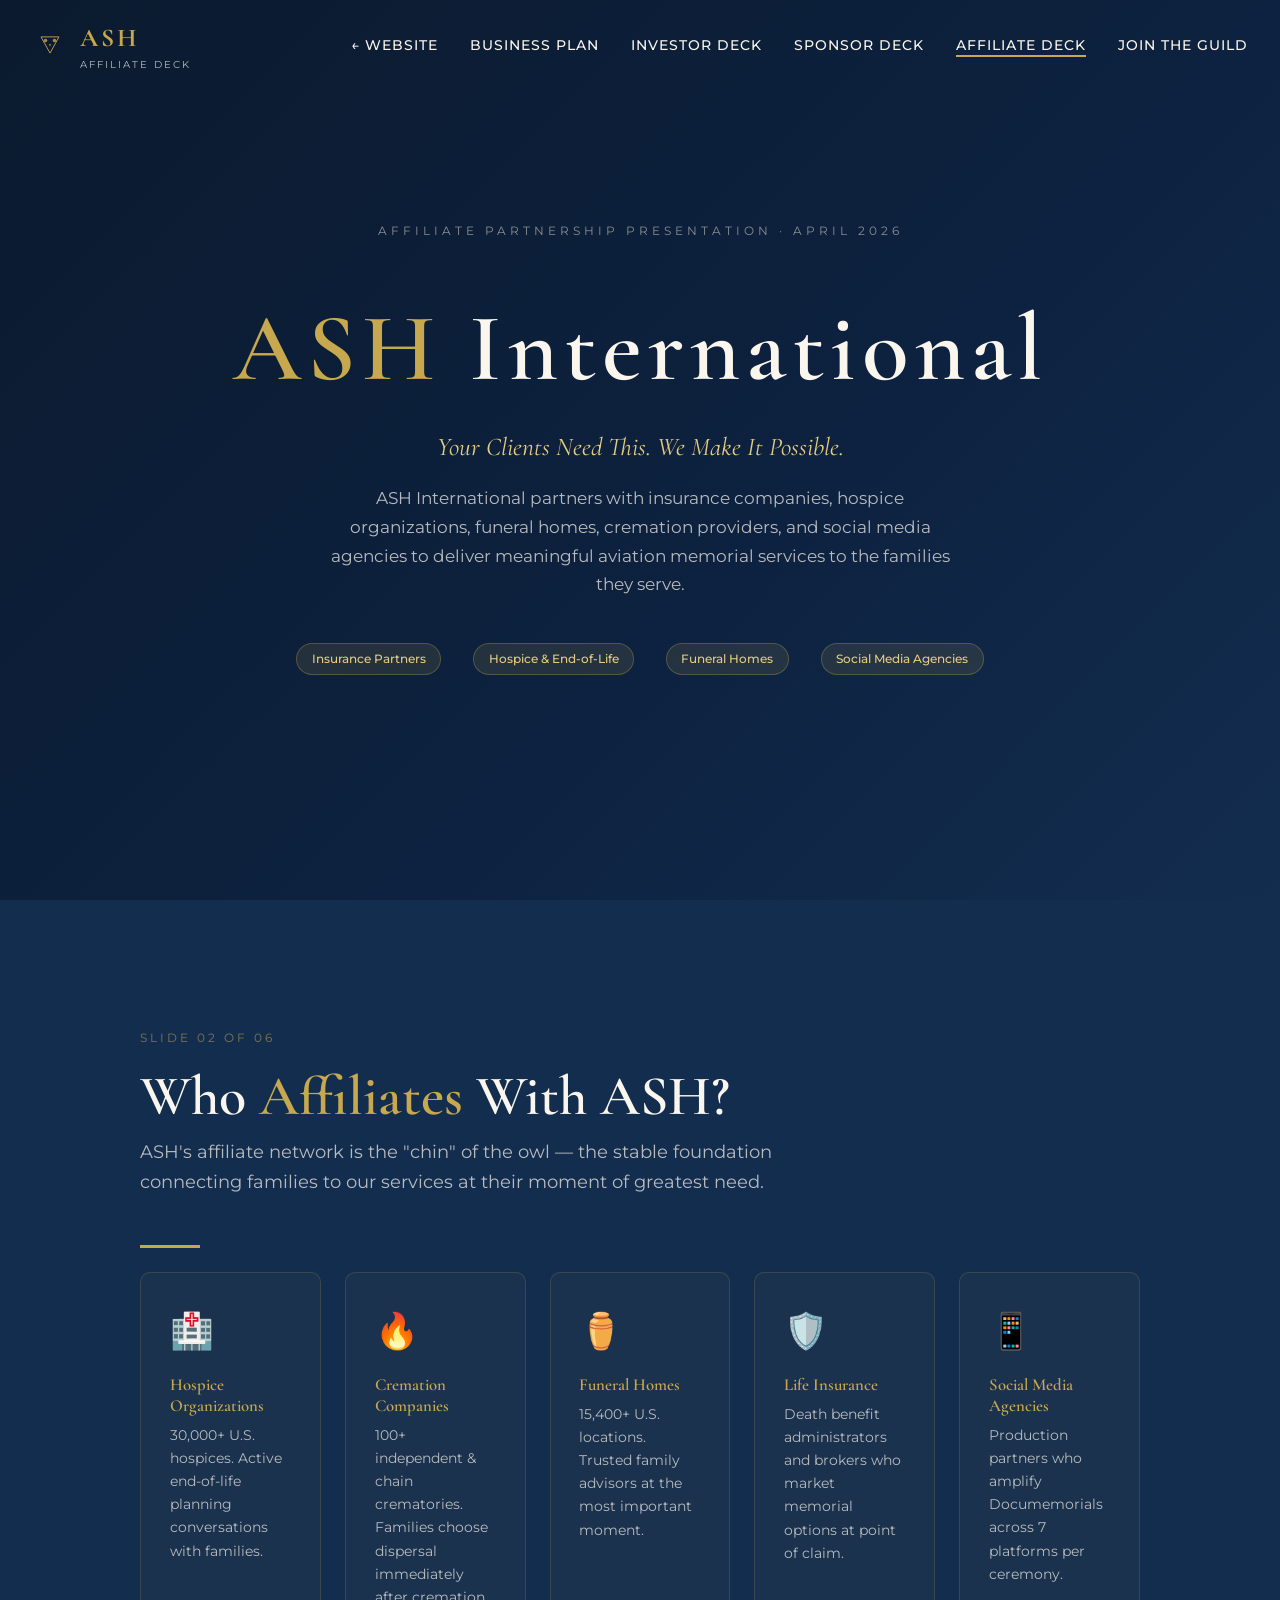
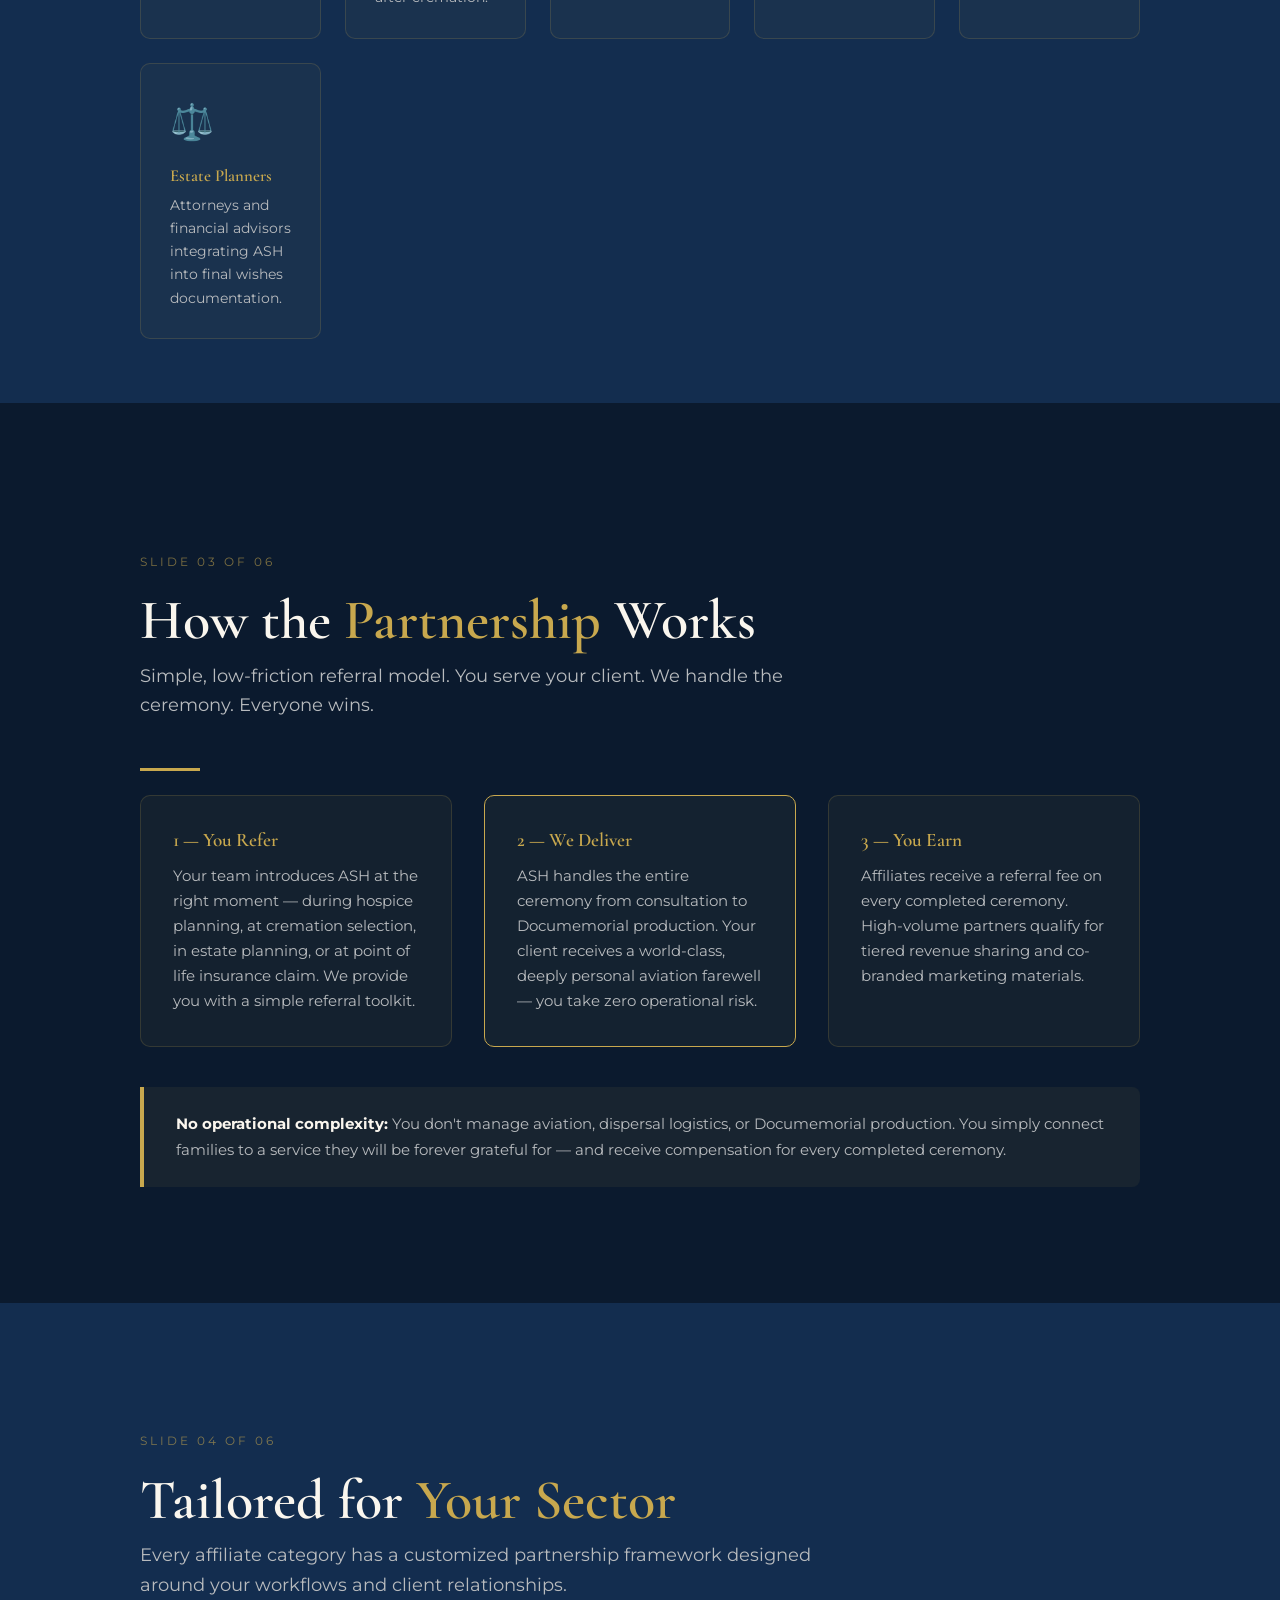
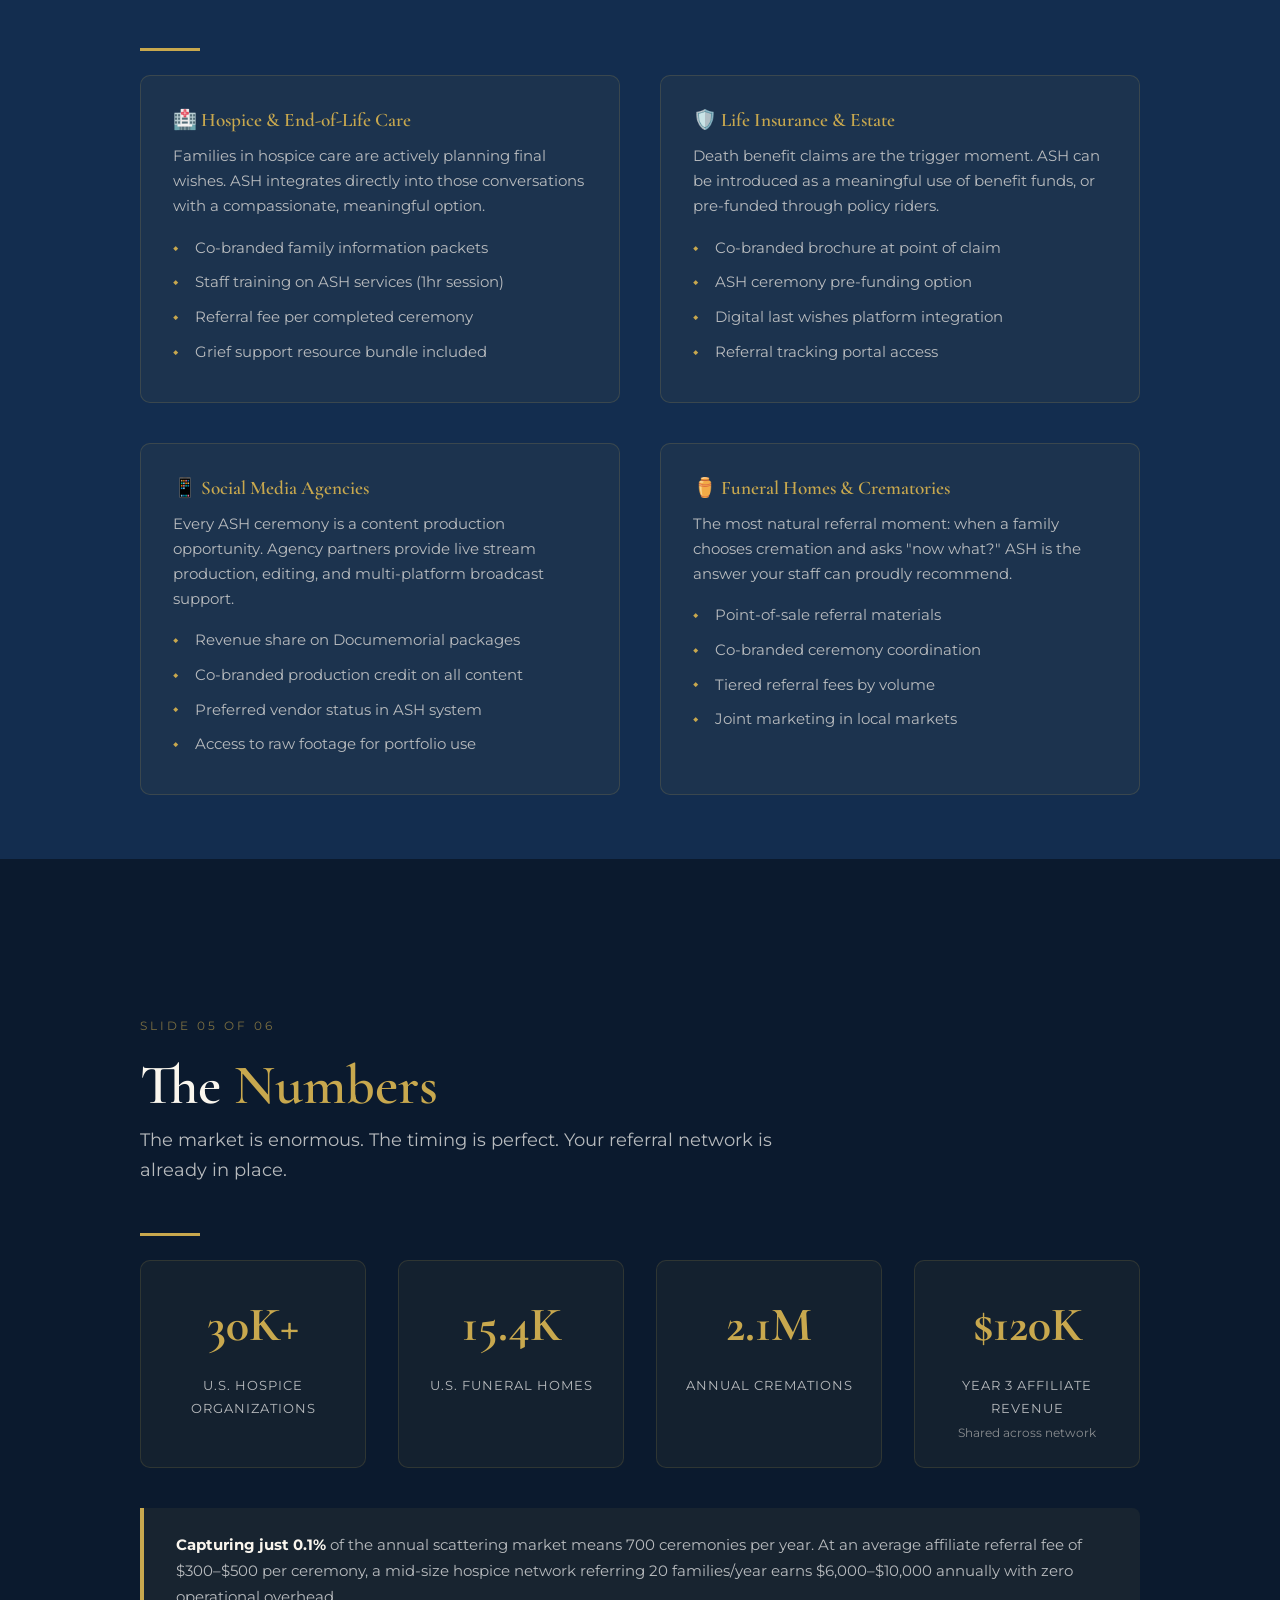
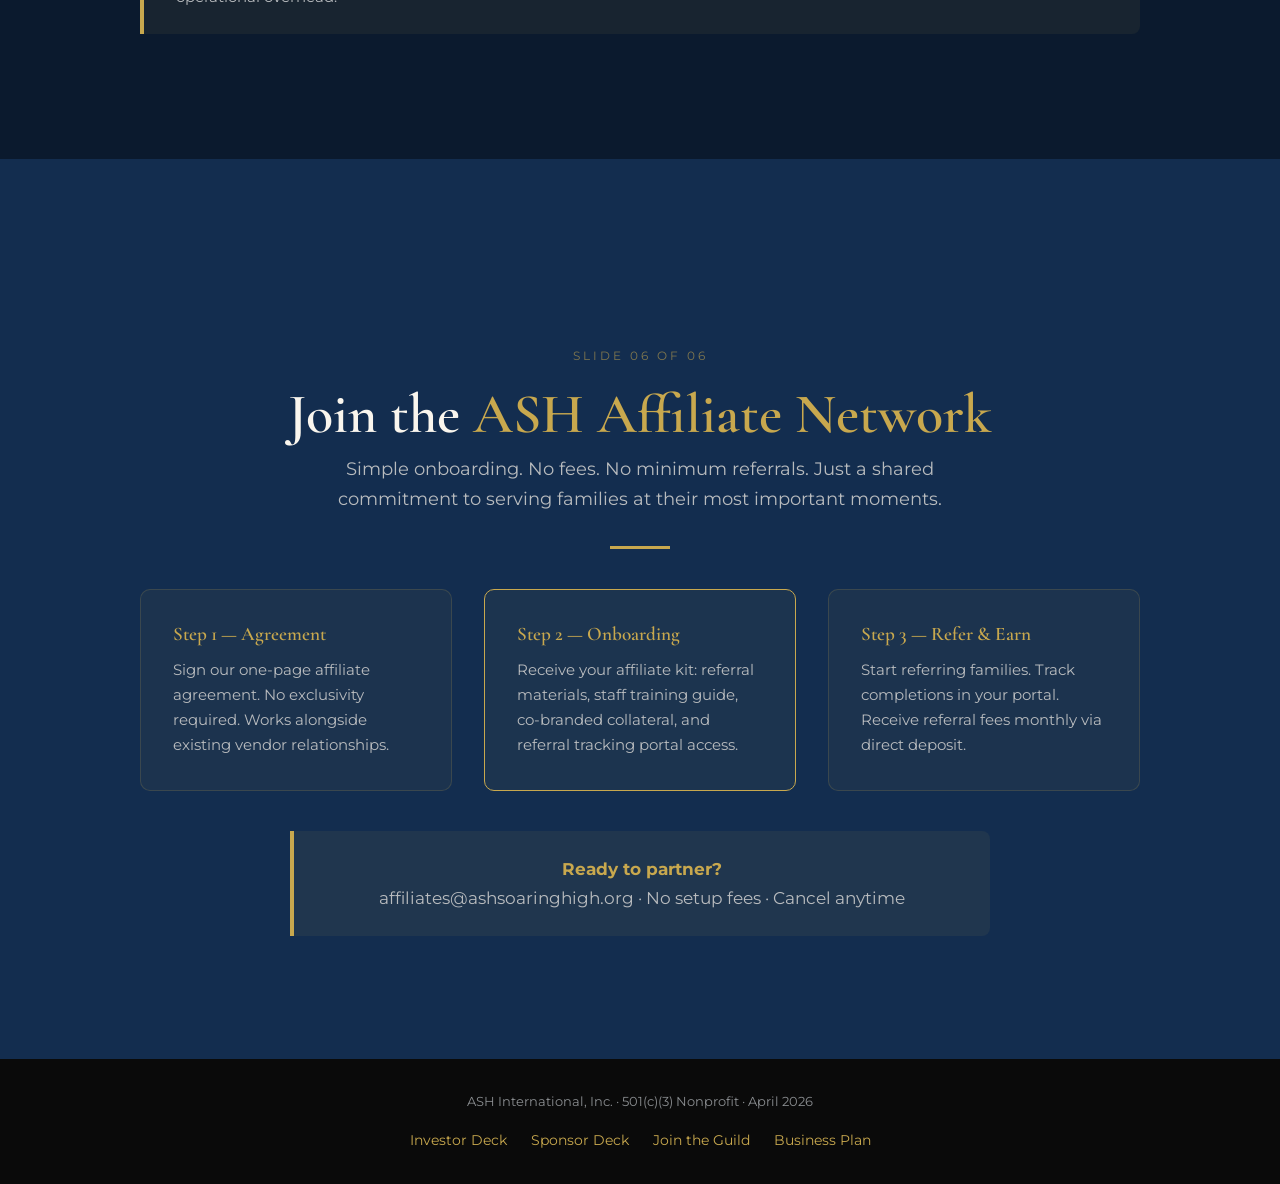
<file: affiliate-deck.html>
<!DOCTYPE html>
<html lang="en">
<head>
  <meta charset="UTF-8">
  <meta name="viewport" content="width=device-width, initial-scale=1.0">
  <title>ASH Affiliate Deck — Ashes Soaring High</title>
  <link rel="preconnect" href="https://fonts.googleapis.com">
  <link href="https://fonts.googleapis.com/css2?family=Cormorant+Garamond:ital,wght@0,400;0,600;0,700;1,400&family=Montserrat:wght@300;400;500;600;700&display=swap" rel="stylesheet">
  <link rel="stylesheet" href="css/style.css">
  <style>
    .slide { min-height:100vh; display:flex; align-items:center; justify-content:center; padding:8rem 2rem 4rem; }
    .slide:nth-child(odd) { background:var(--navy); }
    .slide:nth-child(even) { background:var(--navy-light); }
    .slide-inner { max-width:1000px; width:100%; }
    .slide-number { font-size:0.75rem; letter-spacing:3px; text-transform:uppercase; color:var(--gold); opacity:0.6; margin-bottom:1rem; }
    .slide-title { font-family:var(--font-heading); font-size:clamp(2rem,5vw,3.5rem); color:var(--cream); margin-bottom:0.5rem; line-height:1.15; }
    .slide-title span { color:var(--gold); }
    .slide-subtitle { font-size:1.1rem; color:var(--ash-light); margin-bottom:3rem; max-width:700px; }
    .slide-grid-2 { display:grid; grid-template-columns:1fr 1fr; gap:2.5rem; }
    .slide-grid-3 { display:grid; grid-template-columns:1fr 1fr 1fr; gap:2rem; }
    .deck-card { background:rgba(200,168,78,0.05); border:1px solid rgba(200,168,78,0.18); border-radius:10px; padding:2rem; }
    .deck-card h3 { color:var(--gold); font-size:1.2rem; margin-bottom:0.75rem; }
    .deck-card p, .deck-card li { color:var(--ash-light); font-size:0.92rem; line-height:1.7; }
    .deck-card ul { list-style:none; padding:0; }
    .deck-card ul li { padding:0.3rem 0 0.3rem 1.4rem; position:relative; }
    .deck-card ul li::before { content:'◆'; position:absolute; left:0; color:var(--gold); font-size:0.55rem; top:0.6rem; }
    .callout { background:rgba(200,168,78,0.07); border-left:4px solid var(--gold); padding:1.5rem 2rem; border-radius:0 8px 8px 0; margin:2rem 0; }
    .callout p { color:var(--ash-light); font-size:0.95rem; margin:0; }
    .tag { display:inline-block; background:rgba(200,168,78,0.12); border:1px solid rgba(200,168,78,0.3); color:var(--gold-light); padding:0.3rem 0.9rem; border-radius:20px; font-size:0.78rem; font-weight:500; margin:0.25rem; }
    .divider-gold { width:60px; height:3px; background:var(--gold); border:none; margin:1.5rem 0; }
    .hero-slide { min-height:100vh; background:linear-gradient(135deg,var(--navy) 0%,#0d2240 60%,#132d4f 100%); display:flex; align-items:center; justify-content:center; text-align:center; padding:6rem 2rem; }
    .hero-slide h1 { font-size:clamp(3rem,8vw,6rem); color:var(--cream); letter-spacing:6px; margin-bottom:1rem; }
    .hero-slide h1 span { color:var(--gold); }
    .hero-slide .tagline { font-family:var(--font-heading); font-size:clamp(1.1rem,2.5vw,1.6rem); color:var(--gold-light); font-style:italic; margin-bottom:1rem; }
    .progress-bar { position:fixed; top:0; left:0; height:3px; background:var(--gold); z-index:2000; transition:width 0.2s; }
    .aff-type-card { border-radius:10px; padding:1.8rem; border:1px solid rgba(200,168,78,0.18); background:rgba(200,168,78,0.04); transition:all 0.3s; }
    .aff-type-card:hover { border-color:var(--gold); transform:translateY(-3px); }
    .aff-type-card .icon { font-size:2.2rem; margin-bottom:0.8rem; }
    .aff-type-card h4 { color:var(--gold); margin-bottom:0.5rem; font-size:1.05rem; }
    .aff-type-card p { color:var(--ash-light); font-size:0.85rem; }
    @media(max-width:768px) { .slide-grid-2,.slide-grid-3 { grid-template-columns:1fr; } }
  </style>
</head>
<body>
<div class="progress-bar" id="progress"></div>

<nav class="navbar scrolled" id="navbar">
  <div class="nav-container">
    <a href="index.html" class="nav-logo">
      <svg viewBox="0 0 80 80" xmlns="http://www.w3.org/2000/svg" style="height:36px;">
        <polygon points="20,22 60,22 40,58" fill="none" stroke="#c8a84e" stroke-width="2"/>
        <circle cx="30" cy="30" r="4" fill="#c8a84e" opacity="0.8"/>
        <circle cx="50" cy="30" r="4" fill="#c8a84e" opacity="0.8"/>
        <polygon points="37,38 43,38 40,44" fill="#c8a84e" opacity="0.6"/>
      </svg>
      <div><span class="nav-logo-text">ASH</span><span class="nav-logo-tagline">Affiliate Deck</span></div>
    </a>
    <ul class="nav-links">
      <li><a href="index.html">← Website</a></li>
      <li><a href="business-plan.html">Business Plan</a></li>
      <li><a href="investor-deck.html">Investor Deck</a></li>
      <li><a href="sponsor-deck.html">Sponsor Deck</a></li>
      <li><a href="affiliate-deck.html" class="active">Affiliate Deck</a></li>
      <li><a href="hero-deck.html">Join the Guild</a></li>
    </ul>
    <button class="hamburger" aria-label="menu"><span></span><span></span><span></span></button>
  </div>
</nav>

<!-- SLIDE 1 -->
<section class="hero-slide">
  <div>
    <p style="font-size:0.75rem;letter-spacing:4px;text-transform:uppercase;color:var(--ash-grey);margin-bottom:3rem;">Affiliate Partnership Presentation · April 2026</p>
    <h1><span>ASH</span> International</h1>
    <p class="tagline">Your Clients Need This. We Make It Possible.</p>
    <p style="color:var(--ash-light);max-width:620px;margin:0 auto 2.5rem;font-size:1.05rem;">ASH International partners with insurance companies, hospice organizations, funeral homes, cremation providers, and social media agencies to deliver meaningful aviation memorial services to the families they serve.</p>
    <div style="display:flex;gap:1.5rem;justify-content:center;flex-wrap:wrap;">
      <span class="tag">Insurance Partners</span>
      <span class="tag">Hospice & End-of-Life</span>
      <span class="tag">Funeral Homes</span>
      <span class="tag">Social Media Agencies</span>
    </div>
  </div>
</section>

<!-- SLIDE 2: Affiliate Types -->
<section class="slide">
  <div class="slide-inner">
    <p class="slide-number">Slide 02 of 06</p>
    <h2 class="slide-title">Who <span>Affiliates</span> With ASH?</h2>
    <p class="slide-subtitle">ASH's affiliate network is the "chin" of the owl — the stable foundation connecting families to our services at their moment of greatest need.</p>
    <hr class="divider-gold">
    <div style="display:grid;grid-template-columns:repeat(auto-fit,minmax(180px,1fr));gap:1.5rem;">
      <div class="aff-type-card"><div class="icon">🏥</div><h4>Hospice Organizations</h4><p>30,000+ U.S. hospices. Active end-of-life planning conversations with families.</p></div>
      <div class="aff-type-card"><div class="icon">🔥</div><h4>Cremation Companies</h4><p>100+ independent & chain crematories. Families choose dispersal immediately after cremation.</p></div>
      <div class="aff-type-card"><div class="icon">⚱️</div><h4>Funeral Homes</h4><p>15,400+ U.S. locations. Trusted family advisors at the most important moment.</p></div>
      <div class="aff-type-card"><div class="icon">🛡️</div><h4>Life Insurance</h4><p>Death benefit administrators and brokers who market memorial options at point of claim.</p></div>
      <div class="aff-type-card"><div class="icon">📱</div><h4>Social Media Agencies</h4><p>Production partners who amplify Documemorials across 7 platforms per ceremony.</p></div>
      <div class="aff-type-card"><div class="icon">⚖️</div><h4>Estate Planners</h4><p>Attorneys and financial advisors integrating ASH into final wishes documentation.</p></div>
    </div>
  </div>
</section>

<!-- SLIDE 3: How It Works -->
<section class="slide">
  <div class="slide-inner">
    <p class="slide-number">Slide 03 of 06</p>
    <h2 class="slide-title">How the <span>Partnership</span> Works</h2>
    <p class="slide-subtitle">Simple, low-friction referral model. You serve your client. We handle the ceremony. Everyone wins.</p>
    <hr class="divider-gold">
    <div class="slide-grid-3" style="margin-bottom:2.5rem;">
      <div class="deck-card">
        <h3>1 — You Refer</h3>
        <p>Your team introduces ASH at the right moment — during hospice planning, at cremation selection, in estate planning, or at point of life insurance claim. We provide you with a simple referral toolkit.</p>
      </div>
      <div class="deck-card" style="border-color:var(--gold);">
        <h3>2 — We Deliver</h3>
        <p>ASH handles the entire ceremony from consultation to Documemorial production. Your client receives a world-class, deeply personal aviation farewell — you take zero operational risk.</p>
      </div>
      <div class="deck-card">
        <h3>3 — You Earn</h3>
        <p>Affiliates receive a referral fee on every completed ceremony. High-volume partners qualify for tiered revenue sharing and co-branded marketing materials.</p>
      </div>
    </div>
    <div class="callout">
      <p><strong style="color:var(--cream);">No operational complexity:</strong> You don't manage aviation, dispersal logistics, or Documemorial production. You simply connect families to a service they will be forever grateful for — and receive compensation for every completed ceremony.</p>
    </div>
  </div>
</section>

<!-- SLIDE 4: By Affiliate Type -->
<section class="slide">
  <div class="slide-inner">
    <p class="slide-number">Slide 04 of 06</p>
    <h2 class="slide-title">Tailored for <span>Your Sector</span></h2>
    <p class="slide-subtitle">Every affiliate category has a customized partnership framework designed around your workflows and client relationships.</p>
    <hr class="divider-gold">
    <div class="slide-grid-2">
      <div class="deck-card">
        <h3>🏥 Hospice & End-of-Life Care</h3>
        <p style="margin-bottom:0.75rem;">Families in hospice care are actively planning final wishes. ASH integrates directly into those conversations with a compassionate, meaningful option.</p>
        <ul>
          <li>Co-branded family information packets</li>
          <li>Staff training on ASH services (1hr session)</li>
          <li>Referral fee per completed ceremony</li>
          <li>Grief support resource bundle included</li>
        </ul>
      </div>
      <div class="deck-card">
        <h3>🛡️ Life Insurance & Estate</h3>
        <p style="margin-bottom:0.75rem;">Death benefit claims are the trigger moment. ASH can be introduced as a meaningful use of benefit funds, or pre-funded through policy riders.</p>
        <ul>
          <li>Co-branded brochure at point of claim</li>
          <li>ASH ceremony pre-funding option</li>
          <li>Digital last wishes platform integration</li>
          <li>Referral tracking portal access</li>
        </ul>
      </div>
      <div class="deck-card">
        <h3>📱 Social Media Agencies</h3>
        <p style="margin-bottom:0.75rem;">Every ASH ceremony is a content production opportunity. Agency partners provide live stream production, editing, and multi-platform broadcast support.</p>
        <ul>
          <li>Revenue share on Documemorial packages</li>
          <li>Co-branded production credit on all content</li>
          <li>Preferred vendor status in ASH system</li>
          <li>Access to raw footage for portfolio use</li>
        </ul>
      </div>
      <div class="deck-card">
        <h3>⚱️ Funeral Homes & Crematories</h3>
        <p style="margin-bottom:0.75rem;">The most natural referral moment: when a family chooses cremation and asks "now what?" ASH is the answer your staff can proudly recommend.</p>
        <ul>
          <li>Point-of-sale referral materials</li>
          <li>Co-branded ceremony coordination</li>
          <li>Tiered referral fees by volume</li>
          <li>Joint marketing in local markets</li>
        </ul>
      </div>
    </div>
  </div>
</section>

<!-- SLIDE 5: The Affiliate Opportunity -->
<section class="slide">
  <div class="slide-inner">
    <p class="slide-number">Slide 05 of 06</p>
    <h2 class="slide-title">The <span>Numbers</span></h2>
    <p class="slide-subtitle">The market is enormous. The timing is perfect. Your referral network is already in place.</p>
    <hr class="divider-gold">
    <div style="display:grid;grid-template-columns:repeat(auto-fit,minmax(200px,1fr));gap:2rem;margin-bottom:2.5rem;">
      <div style="text-align:center;padding:1.5rem;background:rgba(200,168,78,0.05);border:1px solid rgba(200,168,78,0.15);border-radius:10px;">
        <div style="font-family:var(--font-heading);font-size:3rem;color:var(--gold);font-weight:700;">30K+</div>
        <div style="color:var(--ash-light);font-size:0.82rem;text-transform:uppercase;letter-spacing:1px;margin-top:0.5rem;">U.S. Hospice Organizations</div>
      </div>
      <div style="text-align:center;padding:1.5rem;background:rgba(200,168,78,0.05);border:1px solid rgba(200,168,78,0.15);border-radius:10px;">
        <div style="font-family:var(--font-heading);font-size:3rem;color:var(--gold);font-weight:700;">15.4K</div>
        <div style="color:var(--ash-light);font-size:0.82rem;text-transform:uppercase;letter-spacing:1px;margin-top:0.5rem;">U.S. Funeral Homes</div>
      </div>
      <div style="text-align:center;padding:1.5rem;background:rgba(200,168,78,0.05);border:1px solid rgba(200,168,78,0.15);border-radius:10px;">
        <div style="font-family:var(--font-heading);font-size:3rem;color:var(--gold);font-weight:700;">2.1M</div>
        <div style="color:var(--ash-light);font-size:0.82rem;text-transform:uppercase;letter-spacing:1px;margin-top:0.5rem;">Annual Cremations</div>
      </div>
      <div style="text-align:center;padding:1.5rem;background:rgba(200,168,78,0.05);border:1px solid rgba(200,168,78,0.15);border-radius:10px;">
        <div style="font-family:var(--font-heading);font-size:3rem;color:var(--gold);font-weight:700;">$120K</div>
        <div style="color:var(--ash-light);font-size:0.82rem;text-transform:uppercase;letter-spacing:1px;margin-top:0.5rem;">Year 3 Affiliate Revenue</div>
        <div style="color:var(--ash-grey);font-size:0.72rem;margin-top:0.3rem;">Shared across network</div>
      </div>
    </div>
    <div class="callout">
      <p><strong style="color:var(--cream);">Capturing just 0.1%</strong> of the annual scattering market means 700 ceremonies per year. At an average affiliate referral fee of $300–$500 per ceremony, a mid-size hospice network referring 20 families/year earns $6,000–$10,000 annually with zero operational overhead.</p>
    </div>
  </div>
</section>

<!-- SLIDE 6: Join the Network -->
<section class="slide">
  <div class="slide-inner" style="text-align:center;">
    <p class="slide-number">Slide 06 of 06</p>
    <h2 class="slide-title" style="text-align:center;">Join the <span>ASH Affiliate Network</span></h2>
    <p class="slide-subtitle" style="margin:0 auto 2rem;">Simple onboarding. No fees. No minimum referrals. Just a shared commitment to serving families at their most important moments.</p>
    <hr class="divider-gold" style="margin:1.5rem auto;">
    <div class="slide-grid-3" style="margin:2.5rem 0;text-align:left;">
      <div class="deck-card">
        <h3>Step 1 — Agreement</h3>
        <p>Sign our one-page affiliate agreement. No exclusivity required. Works alongside existing vendor relationships.</p>
      </div>
      <div class="deck-card" style="border-color:var(--gold);">
        <h3>Step 2 — Onboarding</h3>
        <p>Receive your affiliate kit: referral materials, staff training guide, co-branded collateral, and referral tracking portal access.</p>
      </div>
      <div class="deck-card">
        <h3>Step 3 — Refer & Earn</h3>
        <p>Start referring families. Track completions in your portal. Receive referral fees monthly via direct deposit.</p>
      </div>
    </div>
    <div class="callout" style="max-width:700px;margin:0 auto;">
      <p style="text-align:center;font-size:1.05rem;">
        <strong style="color:var(--gold);">Ready to partner?</strong><br>
        <span style="color:var(--ash-light);">affiliates@ashsoaringhigh.org · No setup fees · Cancel anytime</span>
      </p>
    </div>
  </div>
</section>

<footer class="footer" style="padding:2rem 0;">
  <div class="container" style="text-align:center;">
    <p style="color:var(--ash-grey);font-size:0.8rem;">ASH International, Inc. · 501(c)(3) Nonprofit · April 2026</p>
    <div style="margin-top:1rem;display:flex;gap:1.5rem;justify-content:center;flex-wrap:wrap;">
      <a href="investor-deck.html" style="color:var(--gold);font-size:0.85rem;">Investor Deck</a>
      <a href="sponsor-deck.html" style="color:var(--gold);font-size:0.85rem;">Sponsor Deck</a>
      <a href="hero-deck.html" style="color:var(--gold);font-size:0.85rem;">Join the Guild</a>
      <a href="business-plan.html" style="color:var(--gold);font-size:0.85rem;">Business Plan</a>
    </div>
  </div>
</footer>
<script src="js/main.js"></script>
<script>
  window.addEventListener('scroll', () => {
    const p = (window.scrollY / (document.body.scrollHeight - window.innerHeight)) * 100;
    document.getElementById('progress').style.width = p + '%';
  });
</script>
</body>
</html>
</file>
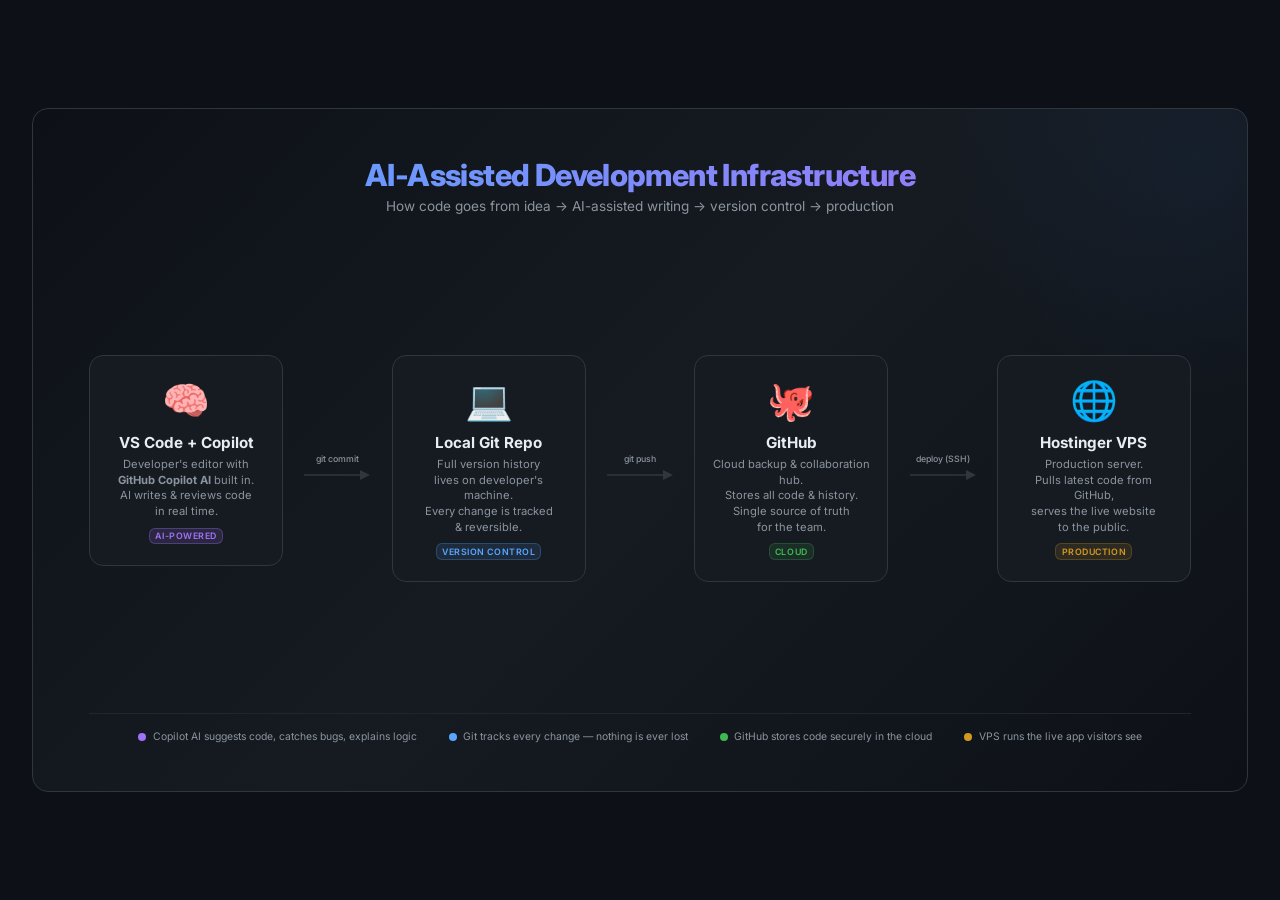
<file: ai-infrastructure-101.html>
<!DOCTYPE html>
<html lang="en">
<head>
<meta charset="UTF-8">
<meta name="viewport" content="width=device-width, initial-scale=1.0">
<title>AI Development Infrastructure — 101</title>
<style>
  @import url('https://fonts.googleapis.com/css2?family=Inter:wght@300;400;500;600;700;800&display=swap');

  * { margin: 0; padding: 0; box-sizing: border-box; }

  body {
    font-family: 'Inter', -apple-system, sans-serif;
    background: #0d1117;
    color: #e6edf3;
    min-height: 100vh;
    display: flex;
    align-items: center;
    justify-content: center;
    padding: 2rem;
  }

  .slide {
    width: 1280px;
    max-width: 100%;
    aspect-ratio: 16/9;
    background: linear-gradient(135deg, #0d1117 0%, #161b22 50%, #0d1117 100%);
    border: 1px solid #30363d;
    border-radius: 16px;
    padding: 3rem 3.5rem;
    display: flex;
    flex-direction: column;
    position: relative;
    overflow: hidden;
  }

  .slide::before {
    content: '';
    position: absolute;
    top: -200px; right: -200px;
    width: 500px; height: 500px;
    background: radial-gradient(circle, rgba(56,139,253,0.06) 0%, transparent 70%);
    pointer-events: none;
  }

  .header {
    text-align: center;
    margin-bottom: 1.8rem;
    position: relative;
    z-index: 1;
  }

  .header h1 {
    font-size: 1.9rem;
    font-weight: 800;
    background: linear-gradient(90deg, #58a6ff, #a371f7);
    -webkit-background-clip: text;
    -webkit-text-fill-color: transparent;
    letter-spacing: -0.02em;
  }

  .header .subtitle {
    font-size: 0.85rem;
    color: #8b949e;
    margin-top: 0.3rem;
    font-weight: 400;
  }

  .diagram {
    flex: 1;
    display: flex;
    align-items: center;
    justify-content: center;
    position: relative;
    z-index: 1;
  }

  .nodes {
    display: flex;
    align-items: flex-start;
    justify-content: center;
    gap: 1.2rem;
    width: 100%;
    position: relative;
  }

  .node {
    background: #161b22;
    border: 1px solid #30363d;
    border-radius: 14px;
    padding: 1.3rem 1.1rem;
    width: 220px;
    text-align: center;
    position: relative;
    transition: border-color 0.3s;
  }

  .node:hover { border-color: #58a6ff; }

  .node .icon {
    font-size: 2.4rem;
    margin-bottom: 0.6rem;
    display: block;
  }

  .node .label {
    font-size: 0.95rem;
    font-weight: 700;
    margin-bottom: 0.3rem;
    color: #e6edf3;
  }

  .node .sublabel {
    font-size: 0.7rem;
    color: #8b949e;
    font-weight: 400;
    line-height: 1.4;
  }

  .node .badge {
    display: inline-block;
    font-size: 0.55rem;
    font-weight: 600;
    text-transform: uppercase;
    letter-spacing: 0.06em;
    padding: 0.2em 0.6em;
    border-radius: 6px;
    margin-top: 0.5rem;
  }

  .badge-ai {
    background: rgba(163,113,247,0.15);
    color: #a371f7;
    border: 1px solid rgba(163,113,247,0.3);
  }

  .badge-code {
    background: rgba(88,166,255,0.12);
    color: #58a6ff;
    border: 1px solid rgba(88,166,255,0.25);
  }

  .badge-cloud {
    background: rgba(63,185,80,0.12);
    color: #3fb950;
    border: 1px solid rgba(63,185,80,0.25);
  }

  .badge-server {
    background: rgba(210,153,34,0.12);
    color: #d29922;
    border: 1px solid rgba(210,153,34,0.25);
  }

  /* Arrows between nodes */
  .arrow-group {
    display: flex;
    flex-direction: column;
    align-items: center;
    justify-content: center;
    gap: 0.15rem;
    align-self: center;
    min-width: 70px;
  }

  .arrow-group .arrow-line {
    display: flex;
    align-items: center;
    gap: 0;
  }

  .arrow-group .arrow-label {
    font-size: 0.55rem;
    color: #8b949e;
    text-align: center;
    font-weight: 500;
    white-space: nowrap;
  }

  .arrow-svg {
    width: 70px;
    height: 18px;
  }

  .arrow-svg line {
    stroke: #30363d;
    stroke-width: 1.5;
  }

  .arrow-svg polygon {
    fill: #30363d;
  }

  /* Bottom legend / key takeaways */
  .footer {
    display: flex;
    justify-content: center;
    gap: 2rem;
    margin-top: 1.2rem;
    padding-top: 1rem;
    border-top: 1px solid #21262d;
    position: relative;
    z-index: 1;
  }

  .footer-item {
    display: flex;
    align-items: center;
    gap: 0.4rem;
    font-size: 0.65rem;
    color: #8b949e;
  }

  .footer-item .dot {
    width: 8px; height: 8px;
    border-radius: 50%;
    flex-shrink: 0;
  }

  .dot-purple { background: #a371f7; }
  .dot-blue { background: #58a6ff; }
  .dot-green { background: #3fb950; }
  .dot-yellow { background: #d29922; }

  /* Responsive */
  @media (max-width: 900px) {
    .slide { padding: 1.5rem; aspect-ratio: auto; }
    .nodes { flex-direction: column; align-items: center; gap: 0.5rem; }
    .arrow-group { transform: rotate(90deg); }
    .node { width: 90%; max-width: 300px; }
  }

  /* Print friendly */
  @media print {
    body { background: #fff; }
    .slide { border: 2px solid #ccc; background: #fff; }
    .node { border: 1px solid #ddd; background: #f6f8fa; }
    .header h1 { -webkit-text-fill-color: #24292f; color: #24292f; }
    .node .label, .node .sublabel, .footer-item, .arrow-group .arrow-label { color: #24292f; }
  }
</style>
</head>
<body>

<div class="slide">
  <div class="header">
    <h1>AI-Assisted Development Infrastructure</h1>
    <div class="subtitle">How code goes from idea → AI-assisted writing → version control → production</div>
  </div>

  <div class="diagram">
    <div class="nodes">

      <!-- Node 1: VS Code + Copilot -->
      <div class="node">
        <span class="icon">🧠</span>
        <div class="label">VS Code + Copilot</div>
        <div class="sublabel">
          Developer's editor with<br>
          <strong>GitHub Copilot AI</strong> built in.<br>
          AI writes &amp; reviews code<br>
          in real time.
        </div>
        <span class="badge badge-ai">AI-Powered</span>
      </div>

      <!-- Arrow 1→2 -->
      <div class="arrow-group">
        <div class="arrow-label">git commit</div>
        <svg class="arrow-svg" viewBox="0 0 70 18">
          <line x1="2" y1="9" x2="58" y2="9"/>
          <polygon points="58,4 68,9 58,14"/>
        </svg>
      </div>

      <!-- Node 2: Local Repo -->
      <div class="node">
        <span class="icon">💻</span>
        <div class="label">Local Git Repo</div>
        <div class="sublabel">
          Full version history<br>
          lives on developer's machine.<br>
          Every change is tracked<br>
          &amp; reversible.
        </div>
        <span class="badge badge-code">Version Control</span>
      </div>

      <!-- Arrow 2→3 -->
      <div class="arrow-group">
        <div class="arrow-label">git push</div>
        <svg class="arrow-svg" viewBox="0 0 70 18">
          <line x1="2" y1="9" x2="58" y2="9"/>
          <polygon points="58,4 68,9 58,14"/>
        </svg>
      </div>

      <!-- Node 3: GitHub -->
      <div class="node">
        <span class="icon">🐙</span>
        <div class="label">GitHub</div>
        <div class="sublabel">
          Cloud backup &amp; collaboration hub.<br>
          Stores all code &amp; history.<br>
          Single source of truth<br>
          for the team.
        </div>
        <span class="badge badge-cloud">Cloud</span>
      </div>

      <!-- Arrow 3→4 -->
      <div class="arrow-group">
        <div class="arrow-label">deploy (SSH)</div>
        <svg class="arrow-svg" viewBox="0 0 70 18">
          <line x1="2" y1="9" x2="58" y2="9"/>
          <polygon points="58,4 68,9 58,14"/>
        </svg>
      </div>

      <!-- Node 4: VPS -->
      <div class="node">
        <span class="icon">🌐</span>
        <div class="label">Hostinger VPS</div>
        <div class="sublabel">
          Production server.<br>
          Pulls latest code from GitHub,<br>
          serves the live website<br>
          to the public.
        </div>
        <span class="badge badge-server">Production</span>
      </div>

    </div>
  </div>

  <div class="footer">
    <div class="footer-item">
      <span class="dot dot-purple"></span>
      Copilot AI suggests code, catches bugs, explains logic
    </div>
    <div class="footer-item">
      <span class="dot dot-blue"></span>
      Git tracks every change — nothing is ever lost
    </div>
    <div class="footer-item">
      <span class="dot dot-green"></span>
      GitHub stores code securely in the cloud
    </div>
    <div class="footer-item">
      <span class="dot dot-yellow"></span>
      VPS runs the live app visitors see
    </div>
  </div>
</div>

</body>
</html>
</file>
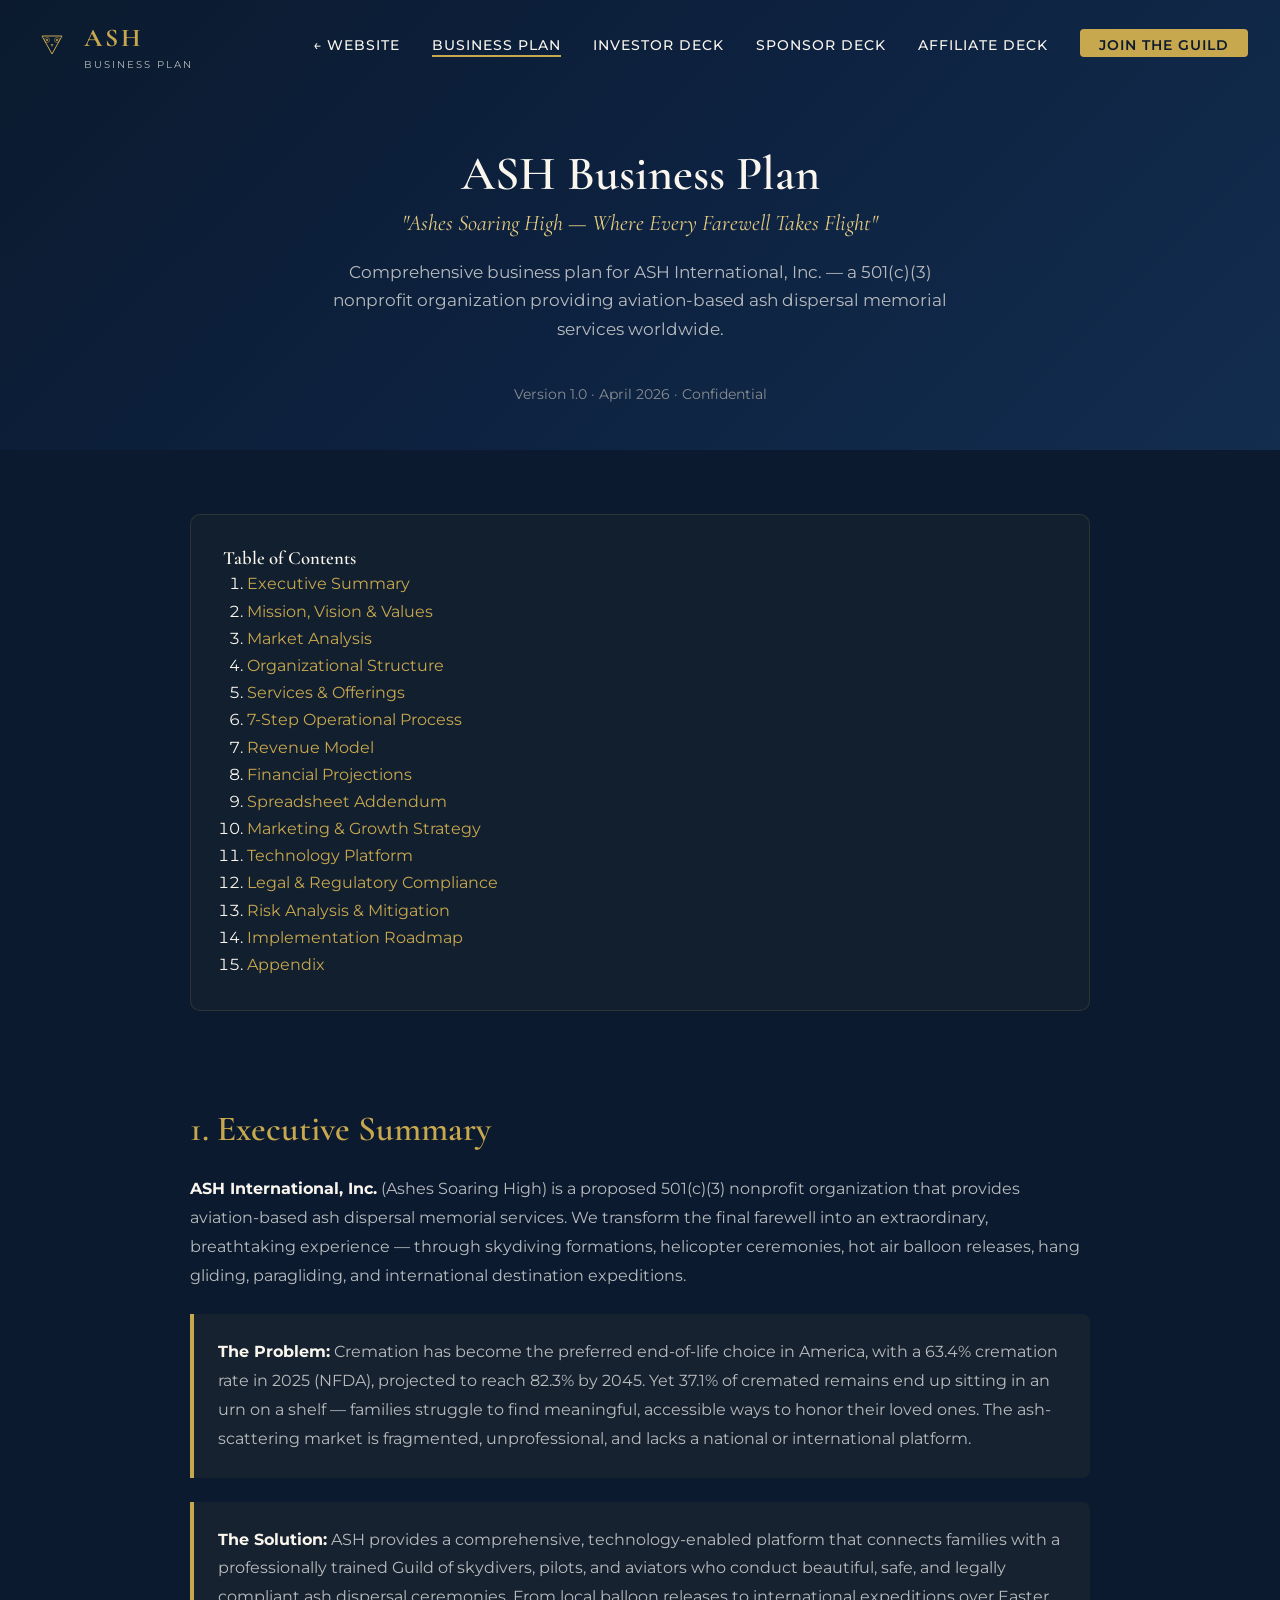
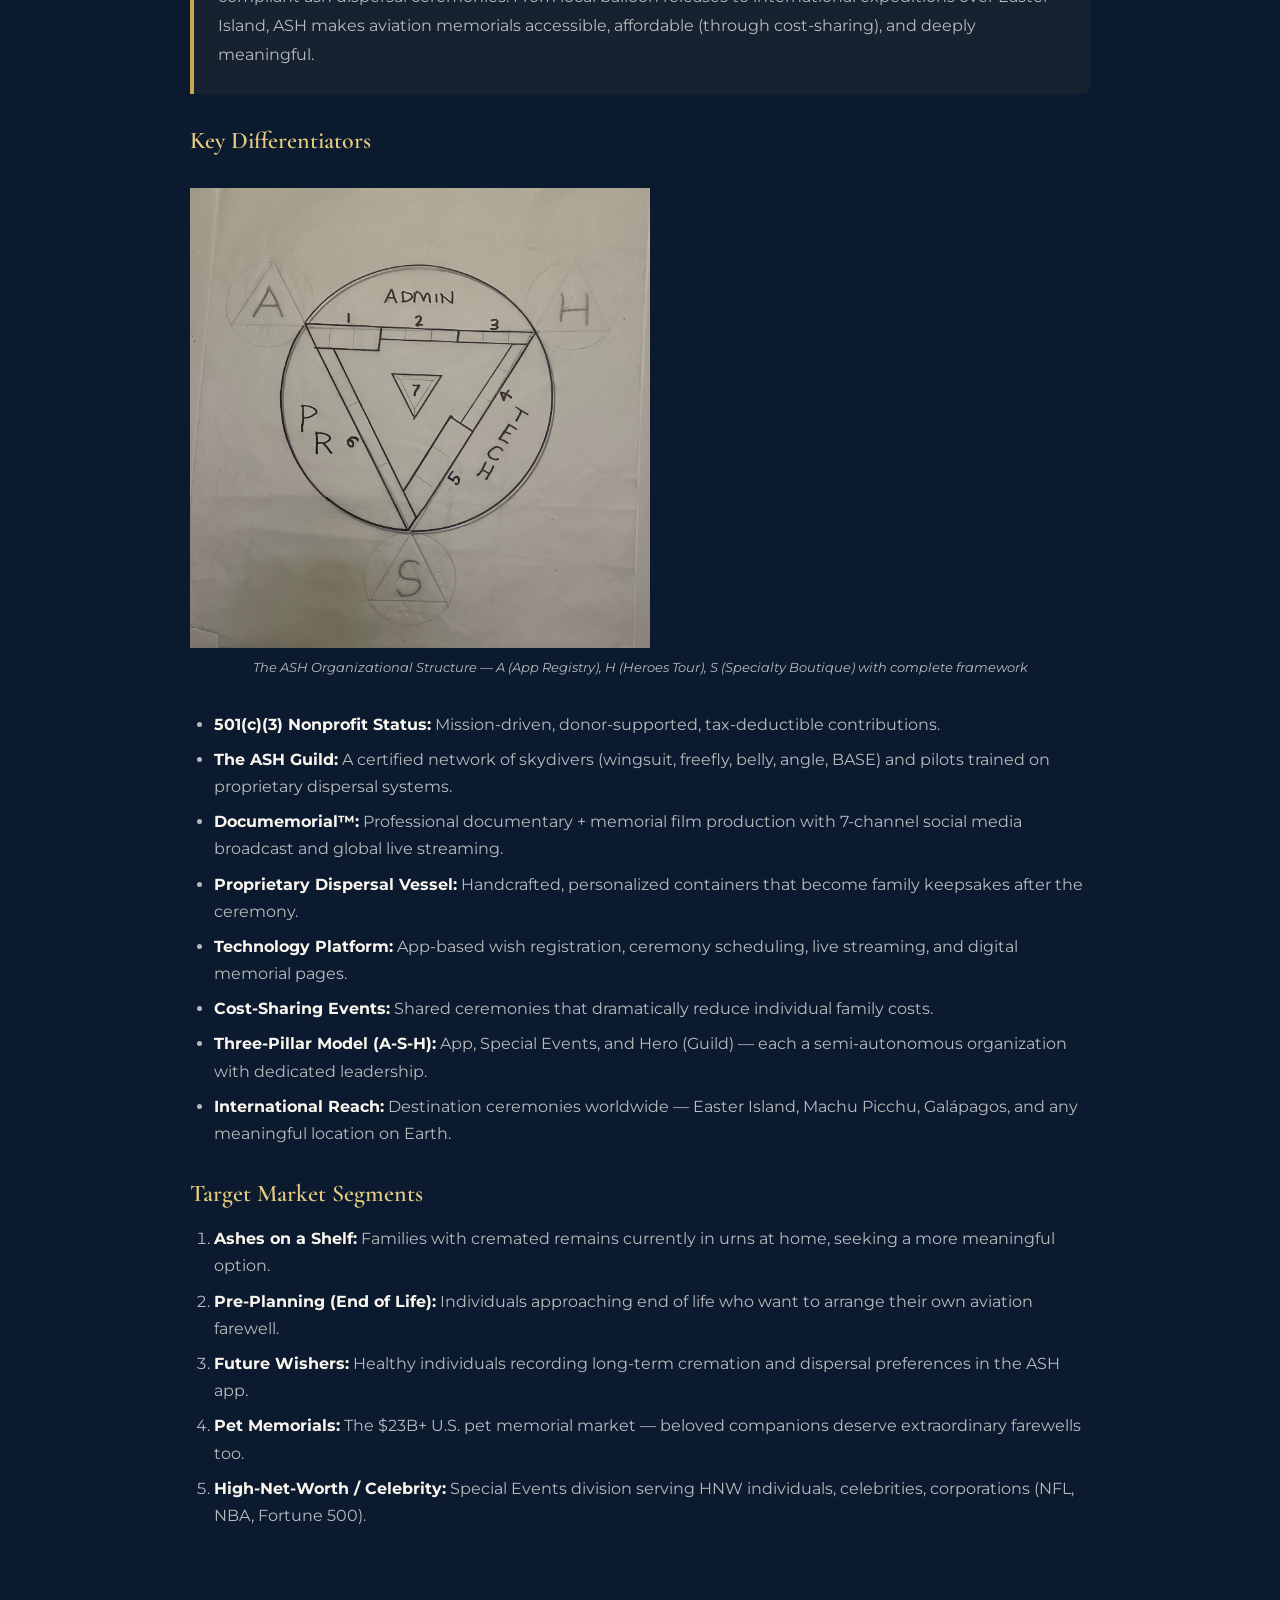
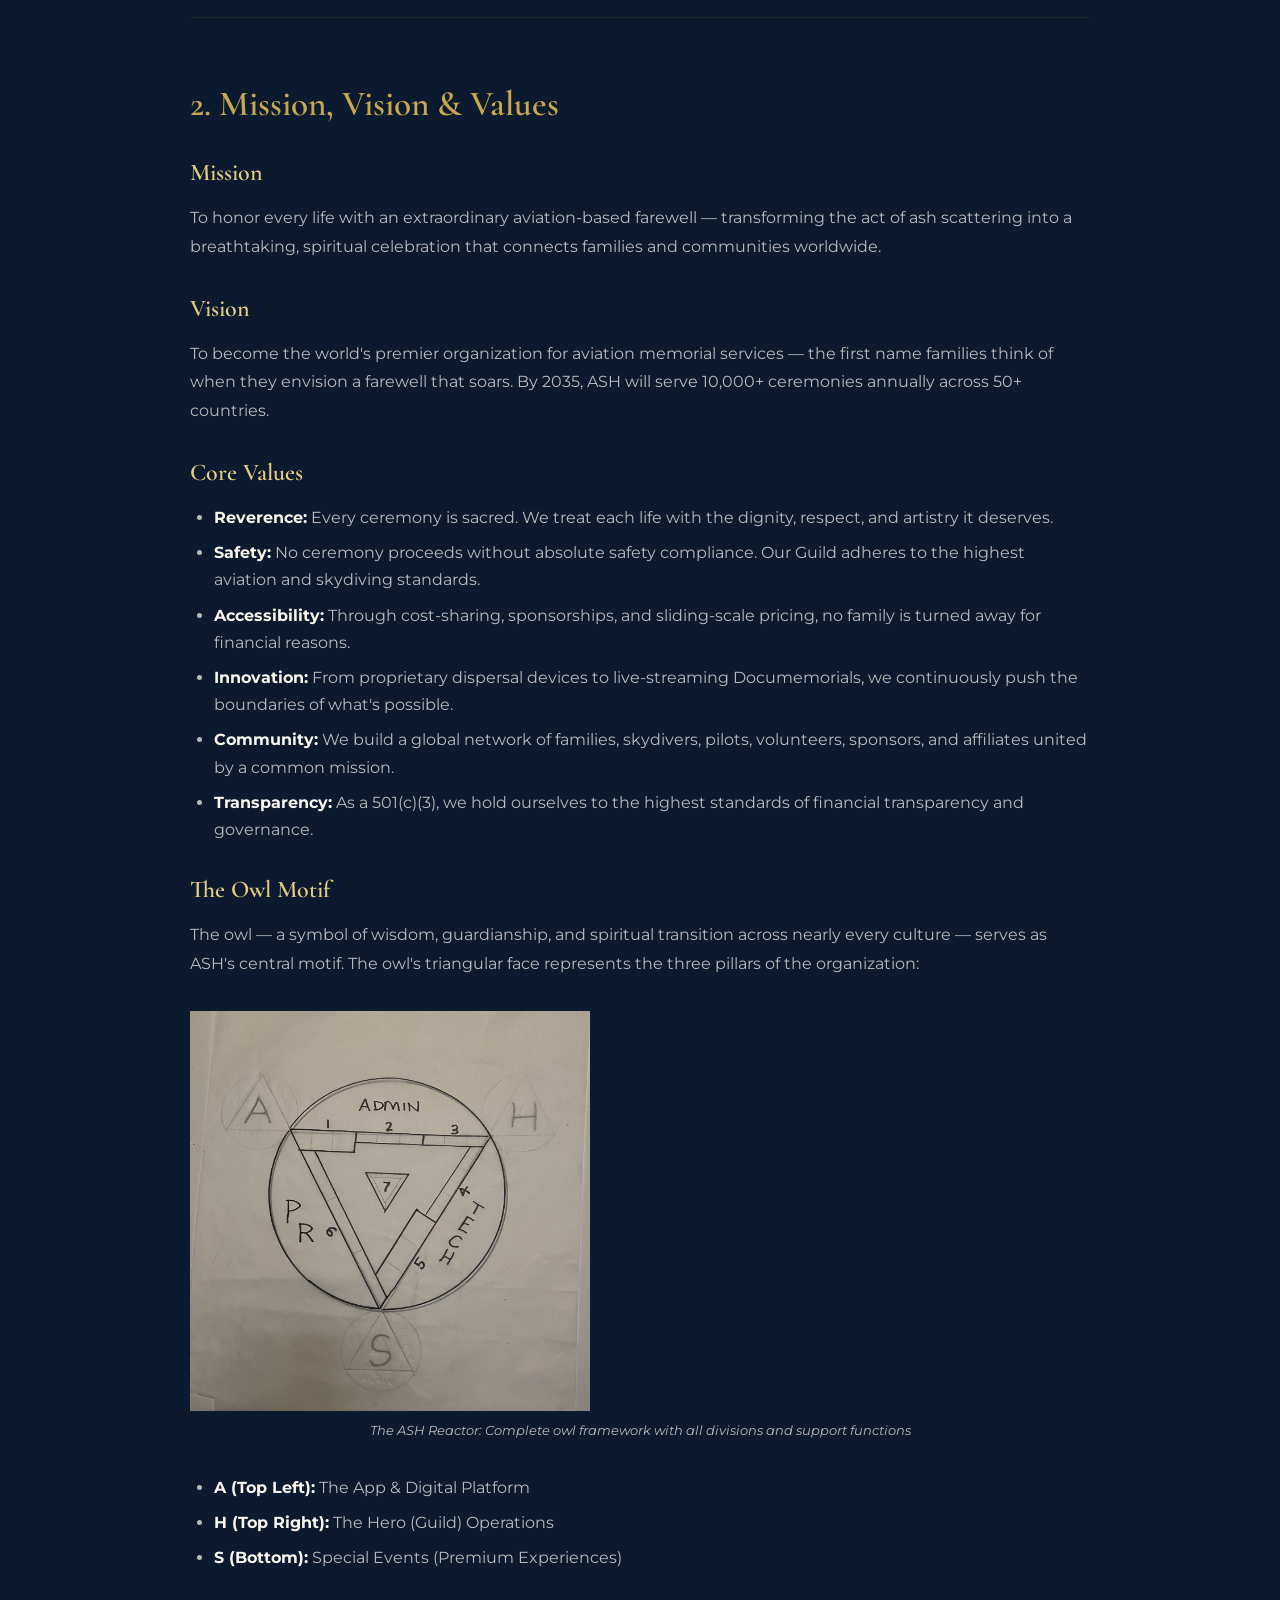
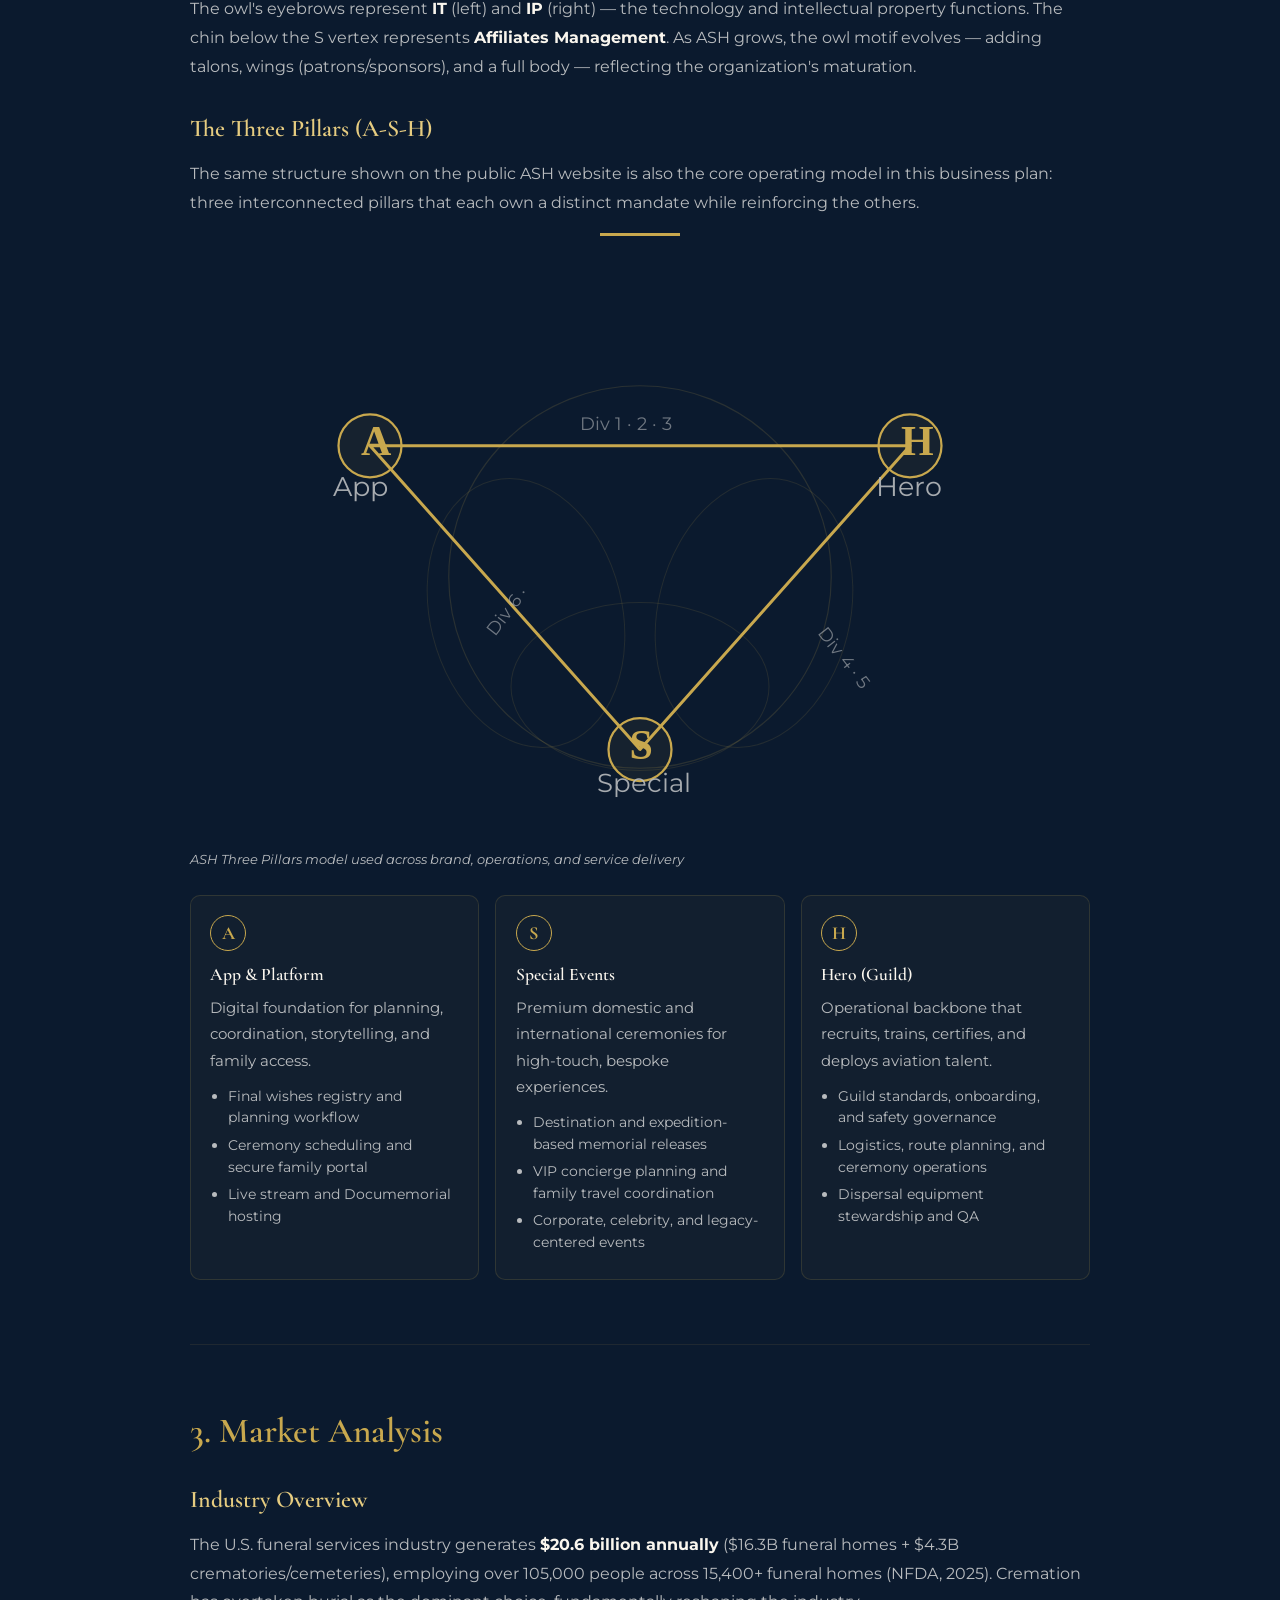
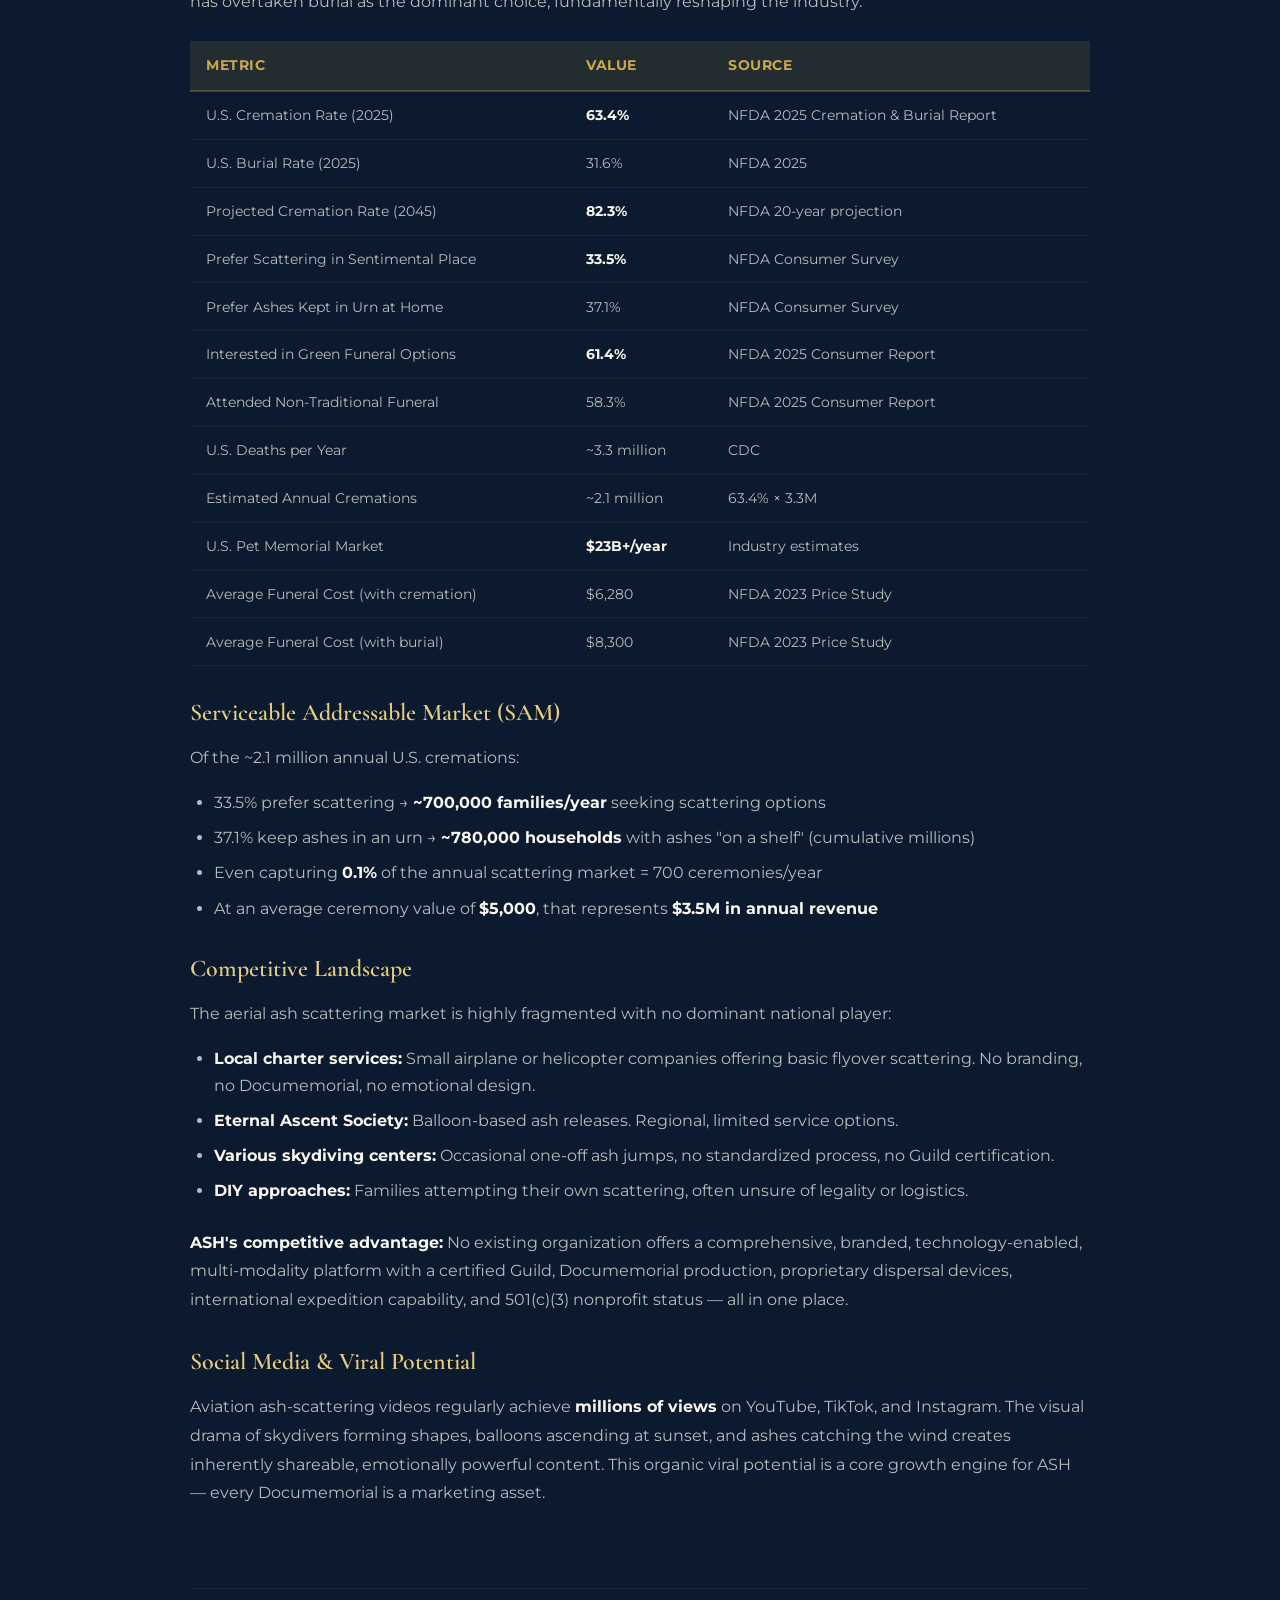
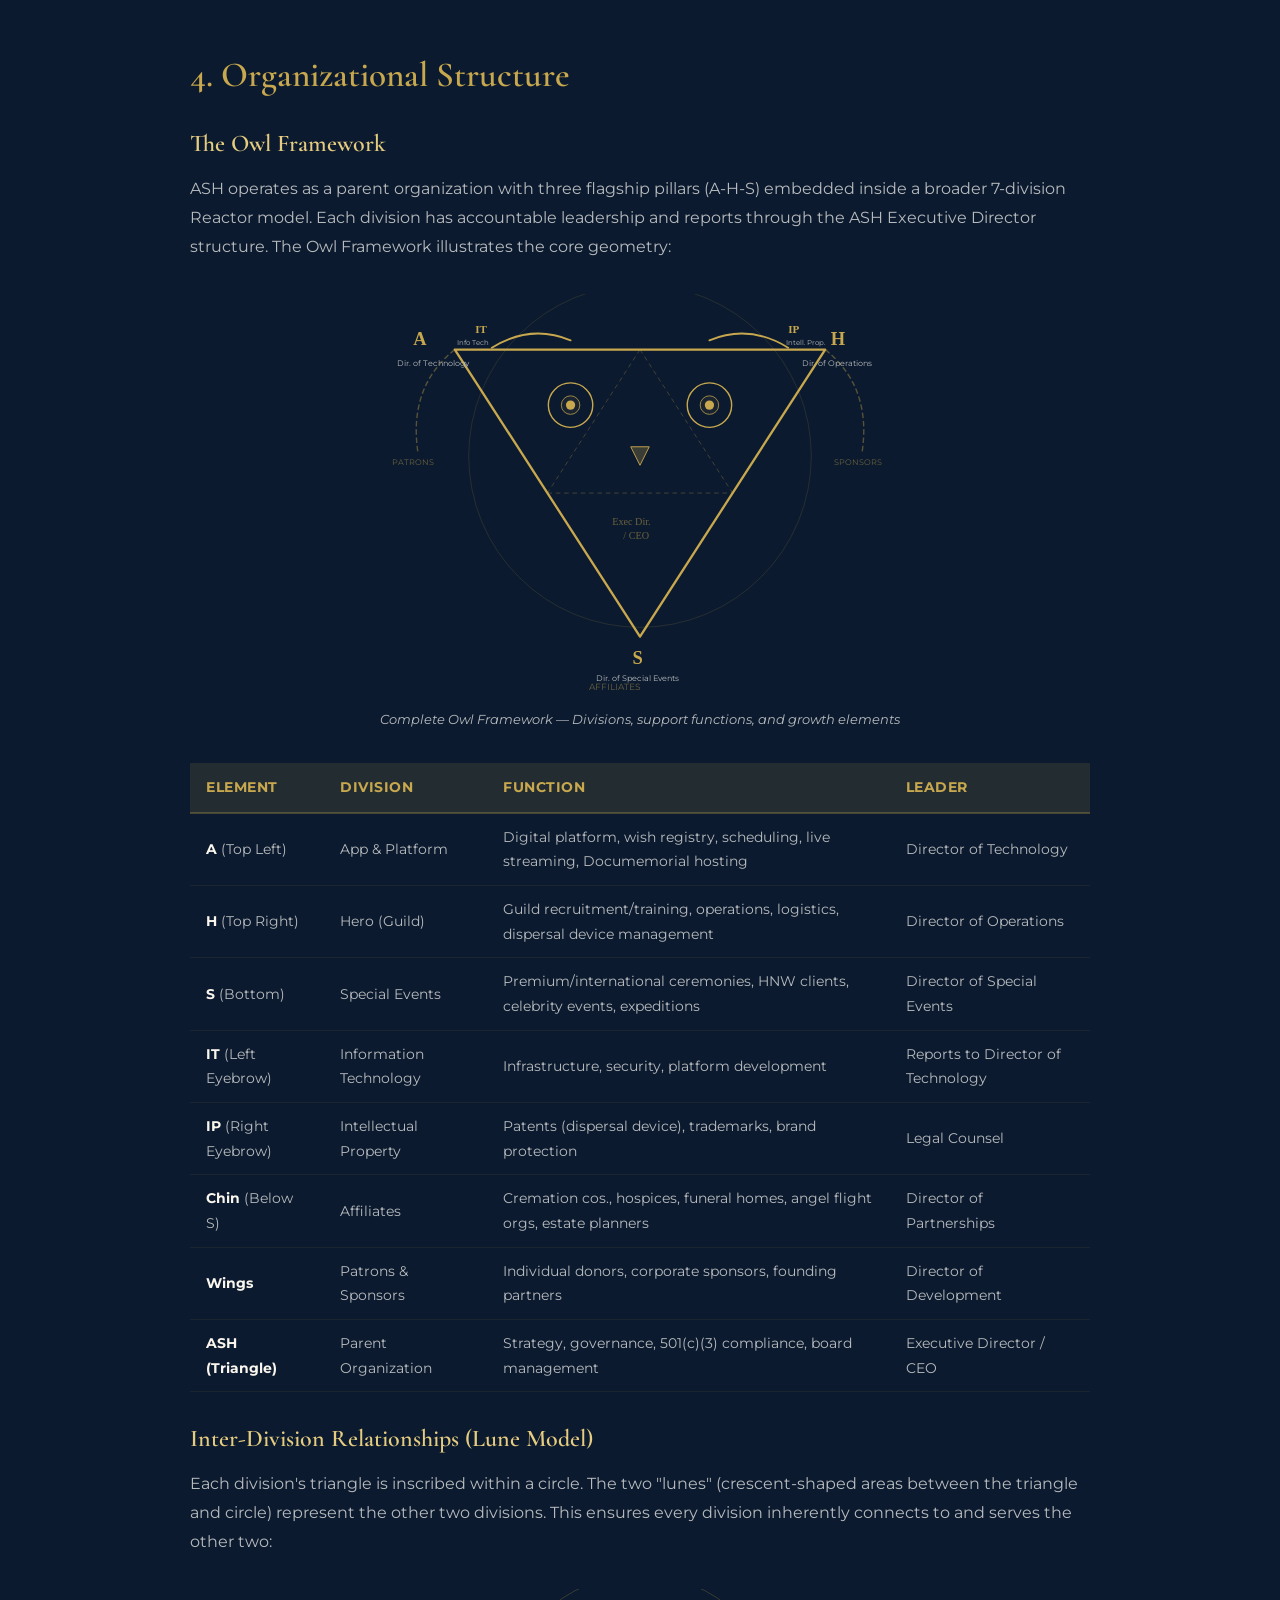
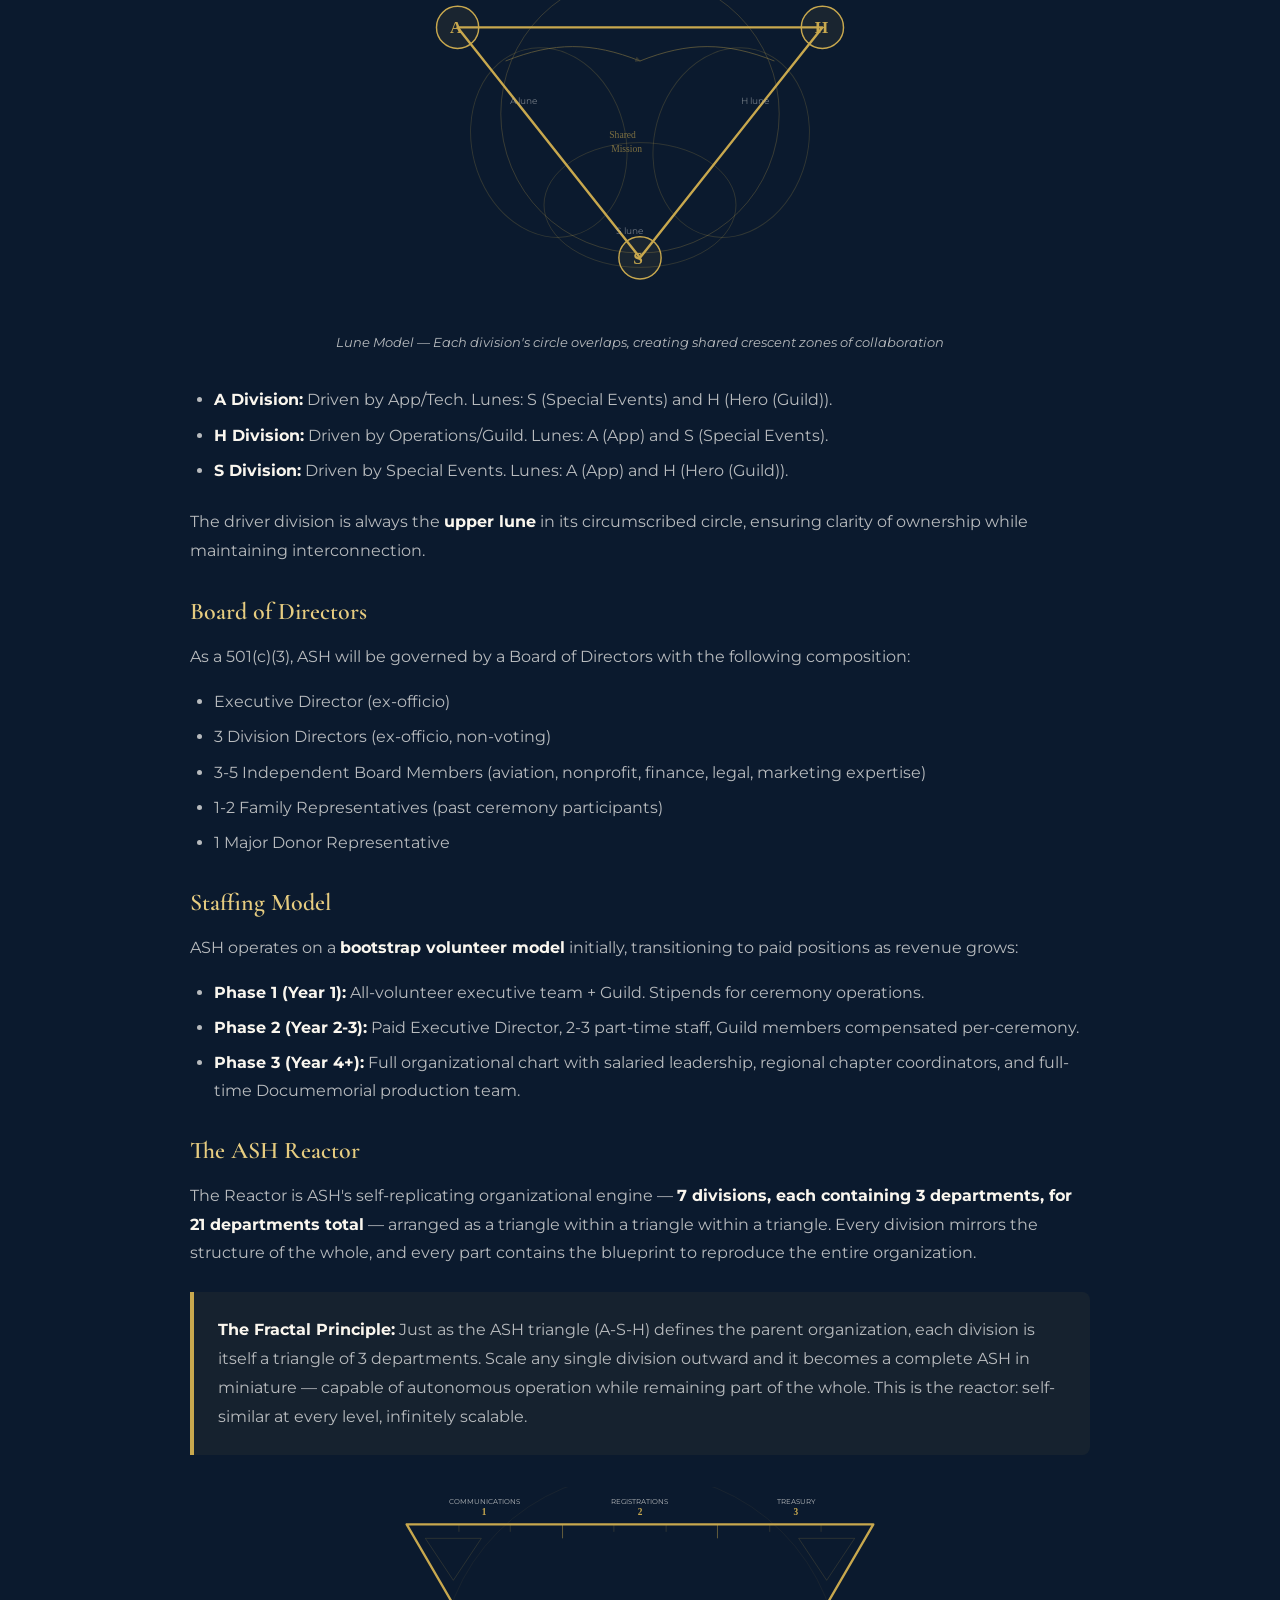
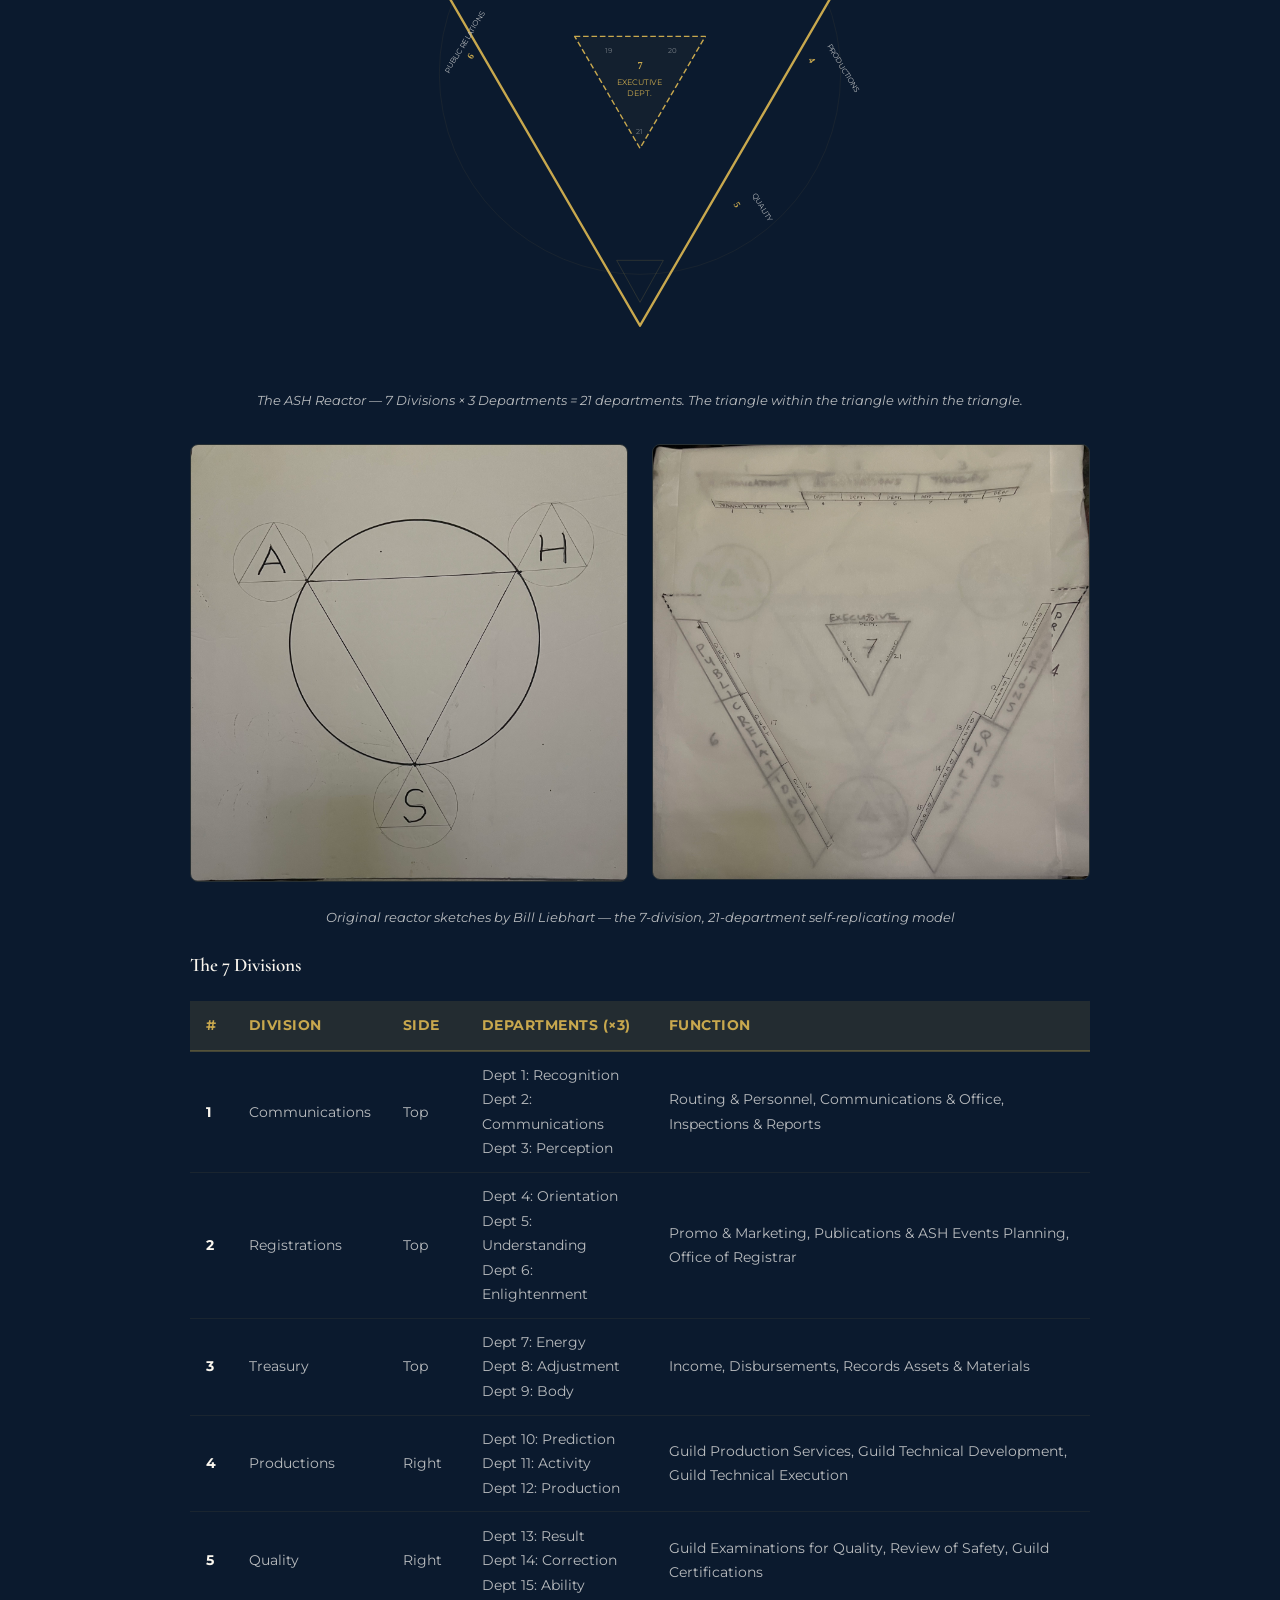
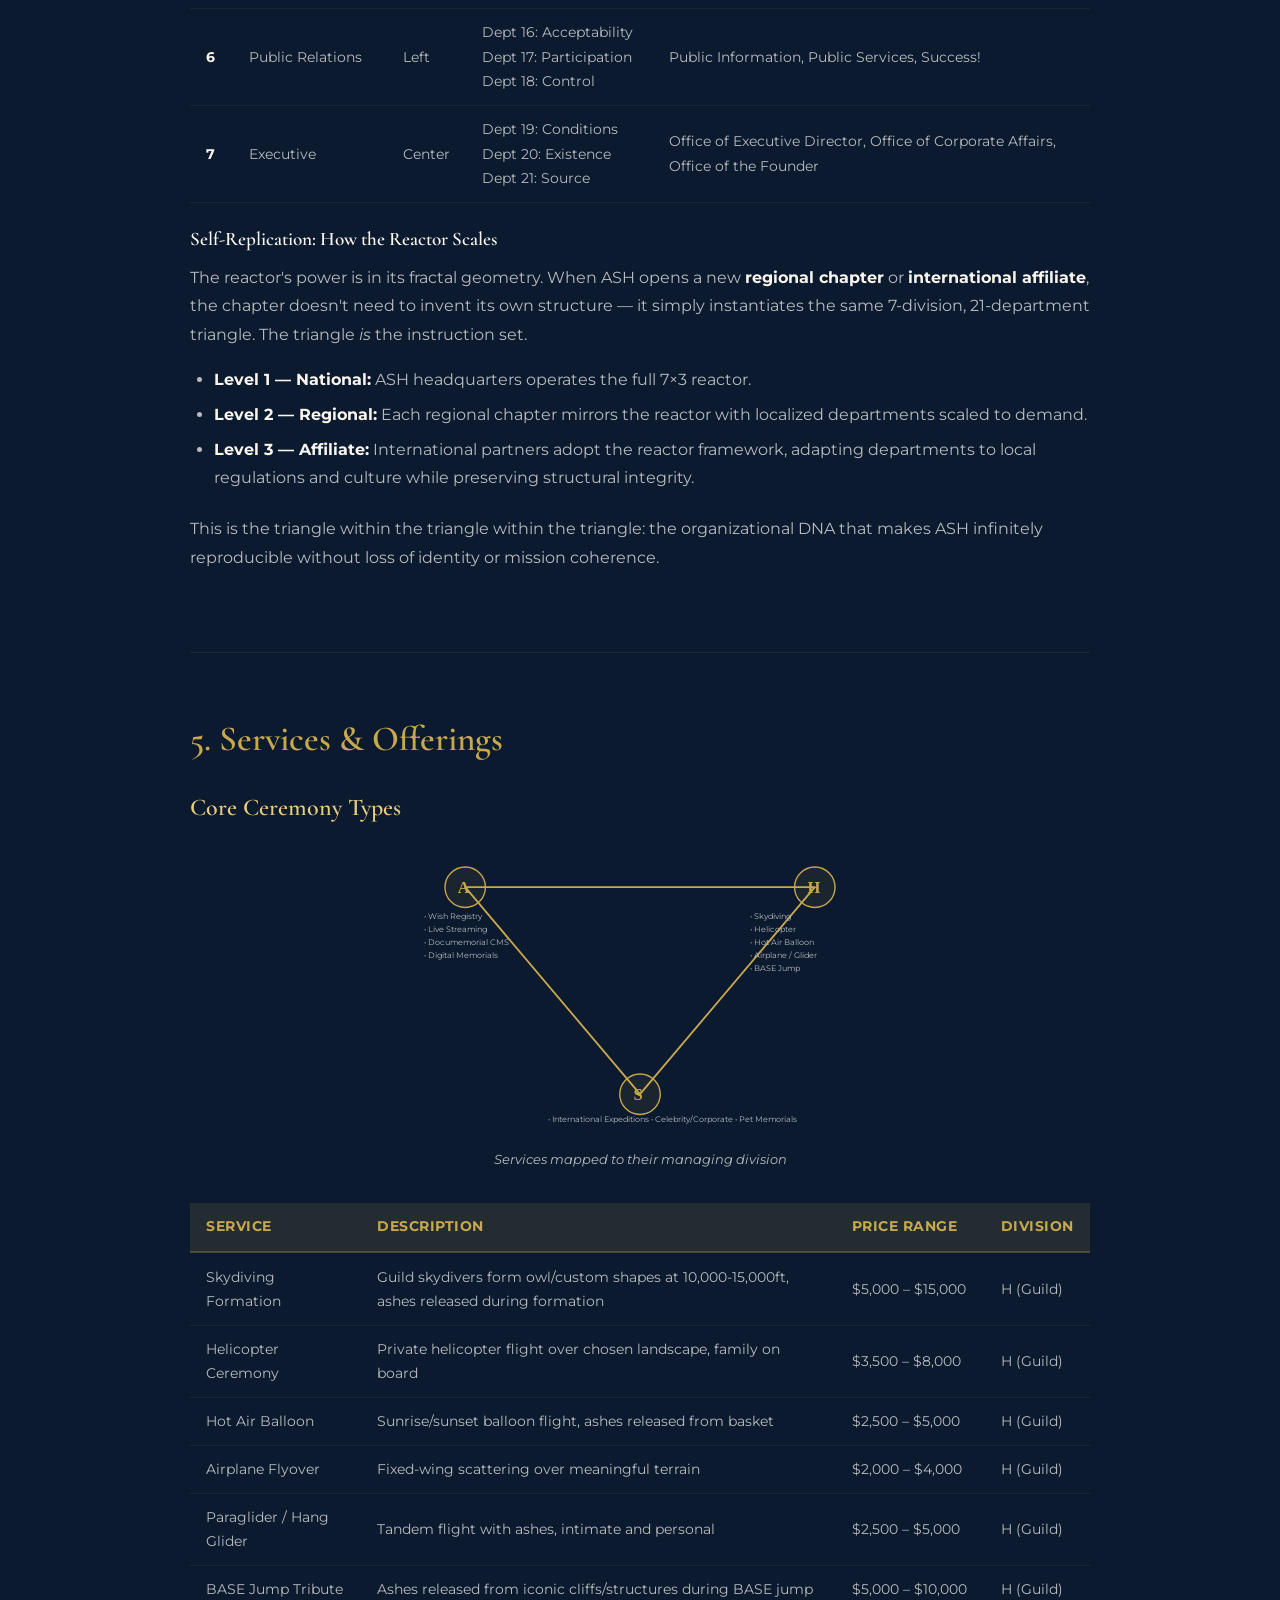
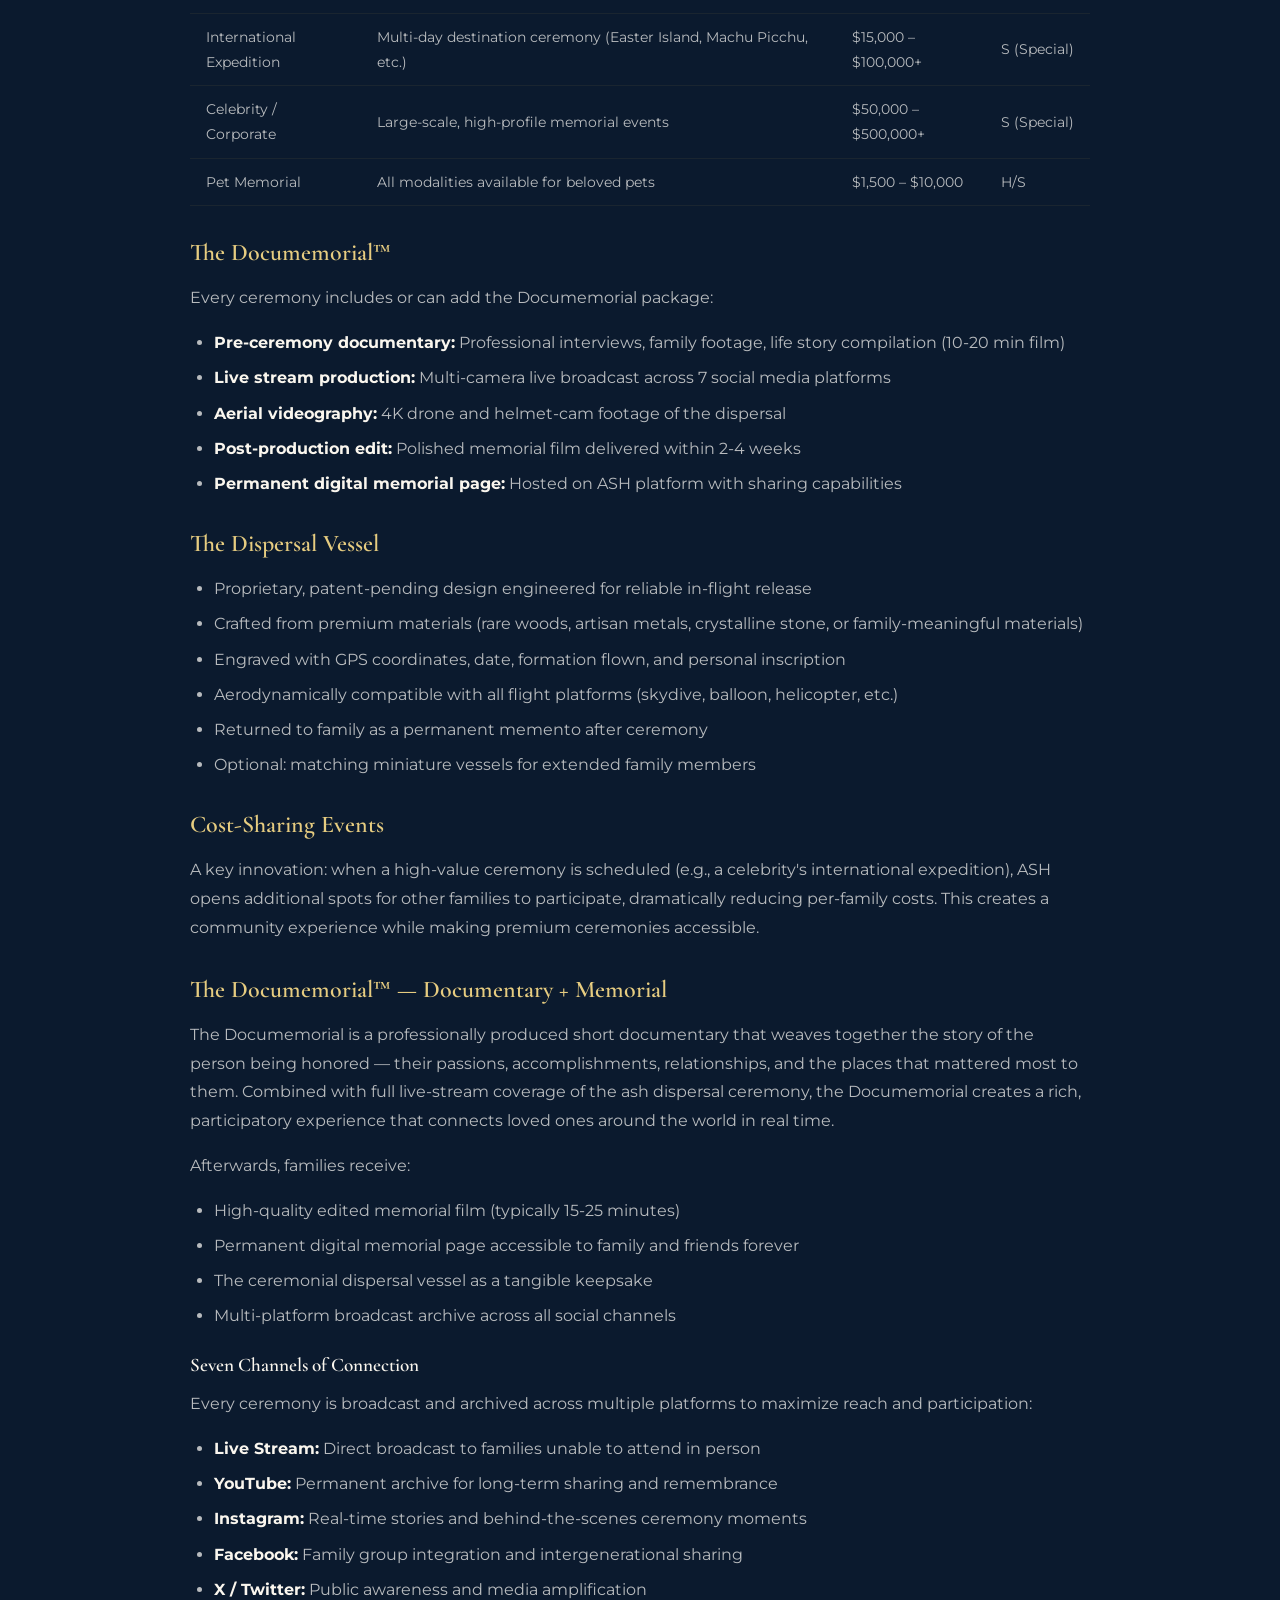
<file: business-plan.html>
<!DOCTYPE html>
<html lang="en">
<head>
  <meta charset="UTF-8">
  <meta name="viewport" content="width=device-width, initial-scale=1.0">
  <title>ASH Business Plan — Ashes Soaring High</title>
  <meta name="description" content="Comprehensive business plan for ASH International, a 501(c)(3) nonprofit providing aviation-based ash dispersal memorial services.">
  <link rel="preconnect" href="https://fonts.googleapis.com">
  <link href="https://fonts.googleapis.com/css2?family=Cormorant+Garamond:ital,wght@0,400;0,600;0,700;1,400&family=Montserrat:wght@300;400;500;600;700&display=swap" rel="stylesheet">
  <link rel="stylesheet" href="css/style.css">
  <style>
    /* Business Plan specific styles */
    .bp-hero {
      min-height: 50vh;
      display: flex;
      align-items: center;
      justify-content: center;
      background: linear-gradient(135deg, var(--navy) 0%, #0d2240 50%, #132d4f 100%);
      padding-top: 100px;
    }
    .bp-content {
      max-width: 900px;
      margin: 0 auto;
    }
    .bp-section {
      padding: 4rem 0;
      border-bottom: 1px solid rgba(200,168,78,0.1);
    }
    .bp-section:last-child { border-bottom: none; }
    .bp-section h2 {
      font-family: var(--font-heading);
      font-size: 2.2rem;
      color: var(--gold);
      margin-bottom: 1.5rem;
    }
    .bp-section h3 {
      font-family: var(--font-heading);
      font-size: 1.5rem;
      color: var(--gold-light);
      margin: 2rem 0 1rem;
    }
    .bp-section h4 {
      font-family: var(--font-heading);
      font-size: 1.2rem;
      color: var(--cream);
      margin: 1.5rem 0 0.8rem;
    }
    .bp-section p {
      color: var(--ash-light);
      margin-bottom: 1rem;
      line-height: 1.8;
    }
    .bp-section ul, .bp-section ol {
      color: var(--ash-light);
      margin: 1rem 0 1.5rem 1.5rem;
    }
    .bp-section li {
      margin-bottom: 0.5rem;
      line-height: 1.7;
    }
    .bp-section strong { color: var(--cream); }
    .bp-table {
      width: 100%;
      border-collapse: collapse;
      margin: 1.5rem 0;
    }
    .bp-table th {
      background: rgba(200,168,78,0.12);
      color: var(--gold);
      padding: 0.8rem 1rem;
      text-align: left;
      font-size: 0.85rem;
      text-transform: uppercase;
      letter-spacing: 0.5px;
      border-bottom: 2px solid rgba(200,168,78,0.3);
    }
    .bp-table td {
      padding: 0.7rem 1rem;
      color: var(--ash-light);
      font-size: 0.9rem;
      border-bottom: 1px solid rgba(200,168,78,0.08);
    }
    .bp-table tr:hover td {
      background: rgba(200,168,78,0.04);
    }
    .bp-callout {
      background: rgba(200,168,78,0.06);
      border-left: 4px solid var(--gold);
      padding: 1.5rem;
      margin: 1.5rem 0;
      border-radius: 0 8px 8px 0;
    }
    .bp-callout p { margin-bottom: 0; }
    .bp-toc {
      background: rgba(200,168,78,0.04);
      border: 1px solid rgba(200,168,78,0.15);
      border-radius: 10px;
      padding: 2rem;
      margin: 2rem 0;
    }
    .bp-toc h3 { margin-top: 0; }
    .bp-toc ol { margin-left: 1.5rem; }
    .bp-toc a { color: var(--gold); }
    .bp-toc a:hover { color: var(--gold-light); }
    .bp-nav {
      display: flex;
      justify-content: space-between;
      align-items: center;
      margin-top: 3rem;
      padding-top: 2rem;
      border-top: 1px solid rgba(200,168,78,0.1);
    }
    .bp-phase-card {
      background: rgba(200,168,78,0.05);
      border: 1px solid rgba(200,168,78,0.15);
      border-radius: 8px;
      padding: 1.5rem;
      margin: 1rem 0;
    }
    .bp-phase-card h4 { margin-top: 0; }
    .bp-grid-2 {
      display: grid;
      grid-template-columns: 1fr 1fr;
      gap: 1.5rem;
    }
    .bp-grid-3 {
      display: grid;
      grid-template-columns: 1fr 1fr 1fr;
      gap: 1rem;
      margin: 1.25rem 0;
    }
    .bp-mini-caption {
      font-size: 0.78rem;
      color: var(--ash-grey);
      margin-top: -0.3rem;
      margin-bottom: 0.6rem;
    }
    .bp-scenario-card {
      background: rgba(200,168,78,0.04);
      border: 1px solid rgba(200,168,78,0.14);
      border-radius: 8px;
      padding: 0.8rem;
    }
    .bp-scenario-card h4 {
      margin: 0 0 0.6rem;
      font-size: 1rem;
    }
    @media (max-width: 768px) {
      .bp-grid-2 { grid-template-columns: 1fr; }
      .bp-grid-3 { grid-template-columns: 1fr; }
    }
    /* Triangle diagram styles */
    .bp-triangle-wrap {
      text-align: center;
      margin: 2rem auto;
    }
    .bp-triangle-wrap svg {
      max-width: 100%;
      height: auto;
    }
    .bp-triangle-caption {
      color: var(--ash-grey);
      font-size: 0.8rem;
      font-style: italic;
      margin-top: 0.5rem;
    }
    .bp-evolution-row {
      display: flex;
      justify-content: center;
      flex-wrap: wrap;
      gap: 2rem;
      margin: 2rem 0;
    }
    .bp-evolution-stage {
      text-align: center;
      flex: 0 0 150px;
    }
    .bp-evolution-stage p {
      font-size: 0.75rem;
      color: var(--ash-grey);
      margin-top: 0.5rem;
    }
    .bp-pillars-grid {
      display: grid;
      grid-template-columns: repeat(3, minmax(0, 1fr));
      gap: 1rem;
      margin-top: 1.5rem;
    }
    .bp-pillar-card {
      background: rgba(200,168,78,0.04);
      border: 1px solid rgba(200,168,78,0.16);
      border-radius: 10px;
      padding: 1.2rem;
      height: 100%;
    }
    .bp-pillar-letter {
      width: 36px;
      height: 36px;
      border-radius: 999px;
      border: 1px solid var(--gold);
      color: var(--gold);
      display: inline-flex;
      align-items: center;
      justify-content: center;
      font-family: var(--font-heading);
      font-size: 1.15rem;
      font-weight: 700;
      margin-bottom: 0.8rem;
    }
    .bp-pillar-card h4 {
      margin-top: 0;
      margin-bottom: 0.55rem;
      font-size: 1.1rem;
    }
    .bp-pillar-card p {
      font-size: 0.92rem;
      margin-bottom: 0.7rem;
    }
    .bp-pillar-card ul {
      margin: 0.6rem 0 0 1.1rem;
      font-size: 0.88rem;
    }
    .bp-pillar-card li {
      margin-bottom: 0.35rem;
      line-height: 1.55;
    }
    .bp-pillars-diagram {
      max-width: 920px;
      margin: 1.2rem auto 0;
    }
    .bp-pillars-diagram svg {
      width: 100%;
      height: auto;
    }
    .bp-tabs {
      display: flex;
      flex-wrap: wrap;
      gap: 0.65rem;
      margin: 1rem 0 1.25rem;
    }
    .bp-tab-btn {
      background: rgba(200,168,78,0.08);
      color: var(--ash-light);
      border: 1px solid rgba(200,168,78,0.22);
      border-radius: 999px;
      padding: 0.45rem 0.9rem;
      font-size: 0.8rem;
      letter-spacing: 0.4px;
      cursor: pointer;
      transition: var(--transition);
    }
    .bp-tab-btn:hover {
      color: var(--cream);
      border-color: rgba(200,168,78,0.4);
    }
    .bp-tab-btn.active {
      color: var(--navy);
      background: var(--gold);
      border-color: var(--gold);
      font-weight: 600;
    }
    .bp-tab-pane {
      display: none;
      animation: bpFadeIn 0.25s ease;
    }
    .bp-tab-pane.active {
      display: block;
    }
    .bp-img-grid {
      display: grid;
      grid-template-columns: 1fr 1fr;
      gap: 1rem;
      margin: 1rem 0 1.3rem;
    }
    .bp-img-card {
      background: rgba(200,168,78,0.04);
      border: 1px solid rgba(200,168,78,0.15);
      border-radius: 10px;
      padding: 0.8rem;
    }
    .bp-img-card img {
      width: 100%;
      border-radius: 8px;
      border: 1px solid rgba(200,168,78,0.18);
    }
    @keyframes bpFadeIn {
      from { opacity: 0; transform: translateY(4px); }
      to { opacity: 1; transform: translateY(0); }
    }
    @media (max-width: 768px) {
      .bp-pillars-grid { grid-template-columns: 1fr; }
      .bp-img-grid { grid-template-columns: 1fr; }
    }
  </style>
</head>
<body>

<!-- Navigation -->
<nav class="navbar scrolled" id="navbar">
  <div class="nav-container">
    <a href="index.html" class="nav-logo">
      <svg viewBox="0 0 80 80" xmlns="http://www.w3.org/2000/svg" style="height:40px;">
        <polygon points="20,22 60,22 40,58" fill="none" stroke="#c8a84e" stroke-width="2"/>
        <circle cx="30" cy="30" r="5" fill="none" stroke="#c8a84e" stroke-width="1"/>
        <circle cx="30" cy="30" r="2" fill="#c8a84e"/>
        <circle cx="50" cy="30" r="5" fill="none" stroke="#c8a84e" stroke-width="1"/>
        <circle cx="50" cy="30" r="2" fill="#c8a84e"/>
        <polygon points="37,38 43,38 40,44" fill="#c8a84e" opacity="0.7"/>
      </svg>
      <div>
        <span class="nav-logo-text">ASH</span>
        <span class="nav-logo-tagline">Business Plan</span>
      </div>
    </a>
    <ul class="nav-links">
      <li><a href="index.html">← Website</a></li>
      <li><a href="business-plan.html" class="active">Business Plan</a></li>
      <li><a href="investor-deck.html">Investor Deck</a></li>
      <li><a href="sponsor-deck.html">Sponsor Deck</a></li>
      <li><a href="affiliate-deck.html">Affiliate Deck</a></li>
      <li><a href="hero-deck.html" class="nav-cta">Join the Guild</a></li>
    </ul>
    <!-- section anchors hidden -->
    <ul class="nav-links" style="display:none">
      <li><a href="#executive-summary">Summary</a></li>
      <li><a href="#market-analysis">Market</a></li>
      <li><a href="#organization">Organization</a></li>
      <li><a href="#services-bp">Services</a></li>
      <li><a href="#financials">Financials</a></li>
      <li><a href="#roadmap">Roadmap</a></li>
    </ul>
    <button class="hamburger" aria-label="Toggle navigation">
      <span></span><span></span><span></span>
    </button>
  </div>
</nav>

<!-- Hero -->
<section class="bp-hero">
  <div class="hero-content">
    <h1 style="font-size:3rem;"><span>ASH</span> Business Plan</h1>
    <p class="hero-tagline">"Ashes Soaring High — Where Every Farewell Takes Flight"</p>
    <p class="hero-description">Comprehensive business plan for ASH International, Inc. — a 501(c)(3) nonprofit organization providing aviation-based ash dispersal memorial services worldwide.</p>
    <p style="color:var(--ash-grey);font-size:0.85rem;margin-top:2rem;">Version 1.0 · April 2026 · Confidential</p>
  </div>
</section>

<!-- Business Plan Content -->
<div class="container" style="padding-top:2rem;padding-bottom:4rem;">
  <div class="bp-content">

    <!-- Table of Contents -->
    <div class="bp-toc">
      <h3>Table of Contents</h3>
      <ol>
        <li><a href="#executive-summary">Executive Summary</a></li>
        <li><a href="#mission-vision">Mission, Vision & Values</a></li>
        <li><a href="#market-analysis">Market Analysis</a></li>
        <li><a href="#organization">Organizational Structure</a></li>
        <li><a href="#services-bp">Services & Offerings</a></li>
        <li><a href="#process-framework">7-Step Operational Process</a></li>
        <li><a href="#revenue-model">Revenue Model</a></li>
        <li><a href="#financials">Financial Projections</a></li>
        <li><a href="#spreadsheet-addendum">Spreadsheet Addendum</a></li>
        <li><a href="#marketing">Marketing & Growth Strategy</a></li>
        <li><a href="#technology">Technology Platform</a></li>
        <li><a href="#legal-compliance">Legal & Regulatory Compliance</a></li>
        <li><a href="#risk">Risk Analysis & Mitigation</a></li>
        <li><a href="#roadmap">Implementation Roadmap</a></li>
        <li><a href="#appendix">Appendix</a></li>
      </ol>
    </div>

    <!-- 1. Executive Summary -->
    <div class="bp-section" id="executive-summary">
      <h2>1. Executive Summary</h2>
      
      <p><strong>ASH International, Inc.</strong> (Ashes Soaring High) is a proposed 501(c)(3) nonprofit organization that provides aviation-based ash dispersal memorial services. We transform the final farewell into an extraordinary, breathtaking experience — through skydiving formations, helicopter ceremonies, hot air balloon releases, hang gliding, paragliding, and international destination expeditions.</p>

      <div class="bp-callout">
        <p><strong>The Problem:</strong> Cremation has become the preferred end-of-life choice in America, with a 63.4% cremation rate in 2025 (NFDA), projected to reach 82.3% by 2045. Yet 37.1% of cremated remains end up sitting in an urn on a shelf — families struggle to find meaningful, accessible ways to honor their loved ones. The ash-scattering market is fragmented, unprofessional, and lacks a national or international platform.</p>
      </div>

      <div class="bp-callout">
        <p><strong>The Solution:</strong> ASH provides a comprehensive, technology-enabled platform that connects families with a professionally trained Guild of skydivers, pilots, and aviators who conduct beautiful, safe, and legally compliant ash dispersal ceremonies. From local balloon releases to international expeditions over Easter Island, ASH makes aviation memorials accessible, affordable (through cost-sharing), and deeply meaningful.</p>
      </div>

      <h3>Key Differentiators</h3>

      <!-- Executive Summary Triangle -->
      <div class="bp-triangle-wrap">
        <img src="images/diagrams/FullSizeRender%202.jpeg" alt="ASH A-H-S Organizational Structure with A (App Registry), H (Heroes Tour), S (Specialty Boutique), and complete framework" style="max-width:460px; height:auto;">
        <p class="bp-triangle-caption">The ASH Organizational Structure — A (App Registry), H (Heroes Tour), S (Specialty Boutique) with complete framework</p>
      </div>
      <ul>
        <li><strong>501(c)(3) Nonprofit Status:</strong> Mission-driven, donor-supported, tax-deductible contributions.</li>
        <li><strong>The ASH Guild:</strong> A certified network of skydivers (wingsuit, freefly, belly, angle, BASE) and pilots trained on proprietary dispersal systems.</li>
        <li><strong>Documemorial™:</strong> Professional documentary + memorial film production with 7-channel social media broadcast and global live streaming.</li>
        <li><strong>Proprietary Dispersal Vessel:</strong> Handcrafted, personalized containers that become family keepsakes after the ceremony.</li>
        <li><strong>Technology Platform:</strong> App-based wish registration, ceremony scheduling, live streaming, and digital memorial pages.</li>
        <li><strong>Cost-Sharing Events:</strong> Shared ceremonies that dramatically reduce individual family costs.</li>
        <li><strong>Three-Pillar Model (A-S-H):</strong> App, Special Events, and Hero (Guild) — each a semi-autonomous organization with dedicated leadership.</li>
        <li><strong>International Reach:</strong> Destination ceremonies worldwide — Easter Island, Machu Picchu, Galápagos, and any meaningful location on Earth.</li>
      </ul>

      <h3>Target Market Segments</h3>
      <ol>
        <li><strong>Ashes on a Shelf:</strong> Families with cremated remains currently in urns at home, seeking a more meaningful option.</li>
        <li><strong>Pre-Planning (End of Life):</strong> Individuals approaching end of life who want to arrange their own aviation farewell.</li>
        <li><strong>Future Wishers:</strong> Healthy individuals recording long-term cremation and dispersal preferences in the ASH app.</li>
        <li><strong>Pet Memorials:</strong> The $23B+ U.S. pet memorial market — beloved companions deserve extraordinary farewells too.</li>
        <li><strong>High-Net-Worth / Celebrity:</strong> Special Events division serving HNW individuals, celebrities, corporations (NFL, NBA, Fortune 500).</li>
      </ol>
    </div>

    <!-- 2. Mission, Vision & Values -->
    <div class="bp-section" id="mission-vision">
      <h2>2. Mission, Vision & Values</h2>

      <h3>Mission</h3>
      <p>To honor every life with an extraordinary aviation-based farewell — transforming the act of ash scattering into a breathtaking, spiritual celebration that connects families and communities worldwide.</p>

      <h3>Vision</h3>
      <p>To become the world's premier organization for aviation memorial services — the first name families think of when they envision a farewell that soars. By 2035, ASH will serve 10,000+ ceremonies annually across 50+ countries.</p>

      <h3>Core Values</h3>
      <ul>
        <li><strong>Reverence:</strong> Every ceremony is sacred. We treat each life with the dignity, respect, and artistry it deserves.</li>
        <li><strong>Safety:</strong> No ceremony proceeds without absolute safety compliance. Our Guild adheres to the highest aviation and skydiving standards.</li>
        <li><strong>Accessibility:</strong> Through cost-sharing, sponsorships, and sliding-scale pricing, no family is turned away for financial reasons.</li>
        <li><strong>Innovation:</strong> From proprietary dispersal devices to live-streaming Documemorials, we continuously push the boundaries of what's possible.</li>
        <li><strong>Community:</strong> We build a global network of families, skydivers, pilots, volunteers, sponsors, and affiliates united by a common mission.</li>
        <li><strong>Transparency:</strong> As a 501(c)(3), we hold ourselves to the highest standards of financial transparency and governance.</li>
      </ul>

      <h3>The Owl Motif</h3>
      <p>The owl — a symbol of wisdom, guardianship, and spiritual transition across nearly every culture — serves as ASH's central motif. The owl's triangular face represents the three pillars of the organization:</p>

      <!-- Owl Motif Triangle -->
      <div class="bp-triangle-wrap">
        <img src="images/diagrams/FullSizeRender%202.jpeg" alt="ASH Reactor - Complete organizational structure with A (App Registry), H (Heroes Tour), S (Specialty Boutique), and all divisions" style="max-width:400px; height:auto;">
        <p class="bp-triangle-caption">The ASH Reactor: Complete owl framework with all divisions and support functions</p>
      </div>
      <ul>
        <li><strong>A (Top Left):</strong> The App & Digital Platform</li>
        <li><strong>H (Top Right):</strong> The Hero (Guild) Operations</li>
        <li><strong>S (Bottom):</strong> Special Events (Premium Experiences)</li>
      </ul>
      <p>The owl's eyebrows represent <strong>IT</strong> (left) and <strong>IP</strong> (right) — the technology and intellectual property functions. The chin below the S vertex represents <strong>Affiliates Management</strong>. As ASH grows, the owl motif evolves — adding talons, wings (patrons/sponsors), and a full body — reflecting the organization's maturation.</p>

      <h3>The Three Pillars (A-S-H)</h3>
      <p>The same structure shown on the public ASH website is also the core operating model in this business plan: three interconnected pillars that each own a distinct mandate while reinforcing the others.</p>

      <hr class="divider" style="max-width:110px;margin-top:1rem;margin-bottom:1.6rem;">
      <div class="bp-pillars-diagram">
        <svg viewBox="0 0 1200 760" xmlns="http://www.w3.org/2000/svg" aria-label="ASH Three Pillars Diagram">
          <!-- Main geometry -->
          <polygon points="240,245 960,245 600,650" fill="none" stroke="#c8a84e" stroke-width="4" stroke-linejoin="round"/>
          <circle cx="600" cy="420" r="255" fill="none" stroke="#c8a84e" stroke-width="1.6" opacity="0.16"/>

          <!-- Lune overlays -->
          <ellipse cx="448" cy="468" rx="128" ry="182" fill="none" stroke="#c8a84e" stroke-width="1.4" opacity="0.12" transform="rotate(-14,448,468)"/>
          <ellipse cx="752" cy="468" rx="128" ry="182" fill="none" stroke="#c8a84e" stroke-width="1.4" opacity="0.12" transform="rotate(14,752,468)"/>
          <ellipse cx="600" cy="566" rx="172" ry="112" fill="none" stroke="#c8a84e" stroke-width="1.4" opacity="0.12"/>

          <!-- Vertices -->
          <circle cx="240" cy="245" r="42" fill="rgba(200,168,78,0.06)" stroke="#c8a84e" stroke-width="3"/>
          <circle cx="960" cy="245" r="42" fill="rgba(200,168,78,0.06)" stroke="#c8a84e" stroke-width="3"/>
          <circle cx="600" cy="650" r="42" fill="rgba(200,168,78,0.06)" stroke="#c8a84e" stroke-width="3"/>

          <!-- Vertex letters -->
          <text x="228" y="257" fill="#c8a84e" font-size="56" font-family="Georgia" font-weight="bold">A</text>
          <text x="948" y="257" fill="#c8a84e" font-size="56" font-family="Georgia" font-weight="bold">H</text>
          <text x="586" y="662" fill="#c8a84e" font-size="56" font-family="Georgia" font-weight="bold">S</text>

          <!-- Labels -->
          <text x="190" y="312" fill="#b8bbbe" font-size="36" font-family="Montserrat" opacity="0.9">App</text>
          <text x="914" y="312" fill="#b8bbbe" font-size="36" font-family="Montserrat" opacity="0.9">Hero</text>
          <text x="542" y="707" fill="#b8bbbe" font-size="34" font-family="Montserrat" opacity="0.9">Special</text>

                    <!-- Division edge labels -->
          <text x="520" y="224" fill="#b8bbbe" font-size="24" font-family="Montserrat" opacity="0.58">Div 1 · 2 · 3</text>
          <text x="836" y="495" fill="#b8bbbe" font-size="24" font-family="Montserrat" opacity="0.58" transform="rotate(52,836,495)">Div 4 · 5</text>
          <text x="406" y="500" fill="#b8bbbe" font-size="24" font-family="Montserrat" opacity="0.58" transform="rotate(-52,406,500)">Div 6 ·</text>
        </svg>
        <p class="bp-triangle-caption">ASH Three Pillars model used across brand, operations, and service delivery</p>
      </div>

      <div class="bp-pillars-grid">
        <div class="bp-pillar-card">
          <div class="bp-pillar-letter">A</div>
          <h4>App & Platform</h4>
          <p>Digital foundation for planning, coordination, storytelling, and family access.</p>
          <ul>
            <li>Final wishes registry and planning workflow</li>
            <li>Ceremony scheduling and secure family portal</li>
            <li>Live stream and Documemorial hosting</li>
          </ul>
        </div>
        <div class="bp-pillar-card">
          <div class="bp-pillar-letter">S</div>
          <h4>Special Events</h4>
          <p>Premium domestic and international ceremonies for high-touch, bespoke experiences.</p>
          <ul>
            <li>Destination and expedition-based memorial releases</li>
            <li>VIP concierge planning and family travel coordination</li>
            <li>Corporate, celebrity, and legacy-centered events</li>
          </ul>
        </div>
        <div class="bp-pillar-card">
          <div class="bp-pillar-letter">H</div>
          <h4>Hero (Guild)</h4>
          <p>Operational backbone that recruits, trains, certifies, and deploys aviation talent.</p>
          <ul>
            <li>Guild standards, onboarding, and safety governance</li>
            <li>Logistics, route planning, and ceremony operations</li>
            <li>Dispersal equipment stewardship and QA</li>
          </ul>
        </div>
      </div>
    </div>

    <!-- 3. Market Analysis -->
    <div class="bp-section" id="market-analysis">
      <h2>3. Market Analysis</h2>

      <h3>Industry Overview</h3>
      <p>The U.S. funeral services industry generates <strong>$20.6 billion annually</strong> ($16.3B funeral homes + $4.3B crematories/cemeteries), employing over 105,000 people across 15,400+ funeral homes (NFDA, 2025). Cremation has overtaken burial as the dominant choice, fundamentally reshaping the industry.</p>

      <table class="bp-table">
        <thead>
          <tr>
            <th>Metric</th>
            <th>Value</th>
            <th>Source</th>
          </tr>
        </thead>
        <tbody>
          <tr>
            <td>U.S. Cremation Rate (2025)</td>
            <td><strong>63.4%</strong></td>
            <td>NFDA 2025 Cremation & Burial Report</td>
          </tr>
          <tr>
            <td>U.S. Burial Rate (2025)</td>
            <td>31.6%</td>
            <td>NFDA 2025</td>
          </tr>
          <tr>
            <td>Projected Cremation Rate (2045)</td>
            <td><strong>82.3%</strong></td>
            <td>NFDA 20-year projection</td>
          </tr>
          <tr>
            <td>Prefer Scattering in Sentimental Place</td>
            <td><strong>33.5%</strong></td>
            <td>NFDA Consumer Survey</td>
          </tr>
          <tr>
            <td>Prefer Ashes Kept in Urn at Home</td>
            <td>37.1%</td>
            <td>NFDA Consumer Survey</td>
          </tr>
          <tr>
            <td>Interested in Green Funeral Options</td>
            <td><strong>61.4%</strong></td>
            <td>NFDA 2025 Consumer Report</td>
          </tr>
          <tr>
            <td>Attended Non-Traditional Funeral</td>
            <td>58.3%</td>
            <td>NFDA 2025 Consumer Report</td>
          </tr>
          <tr>
            <td>U.S. Deaths per Year</td>
            <td>~3.3 million</td>
            <td>CDC</td>
          </tr>
          <tr>
            <td>Estimated Annual Cremations</td>
            <td>~2.1 million</td>
            <td>63.4% × 3.3M</td>
          </tr>
          <tr>
            <td>U.S. Pet Memorial Market</td>
            <td><strong>$23B+/year</strong></td>
            <td>Industry estimates</td>
          </tr>
          <tr>
            <td>Average Funeral Cost (with cremation)</td>
            <td>$6,280</td>
            <td>NFDA 2023 Price Study</td>
          </tr>
          <tr>
            <td>Average Funeral Cost (with burial)</td>
            <td>$8,300</td>
            <td>NFDA 2023 Price Study</td>
          </tr>
        </tbody>
      </table>

      <h3>Serviceable Addressable Market (SAM)</h3>
      <p>Of the ~2.1 million annual U.S. cremations:</p>
      <ul>
        <li>33.5% prefer scattering → <strong>~700,000 families/year</strong> seeking scattering options</li>
        <li>37.1% keep ashes in an urn → <strong>~780,000 households</strong> with ashes "on a shelf" (cumulative millions)</li>
        <li>Even capturing <strong>0.1%</strong> of the annual scattering market = 700 ceremonies/year</li>
        <li>At an average ceremony value of <strong>$5,000</strong>, that represents <strong>$3.5M in annual revenue</strong></li>
      </ul>

      <h3>Competitive Landscape</h3>
      <p>The aerial ash scattering market is highly fragmented with no dominant national player:</p>
      <ul>
        <li><strong>Local charter services:</strong> Small airplane or helicopter companies offering basic flyover scattering. No branding, no Documemorial, no emotional design.</li>
        <li><strong>Eternal Ascent Society:</strong> Balloon-based ash releases. Regional, limited service options.</li>
        <li><strong>Various skydiving centers:</strong> Occasional one-off ash jumps, no standardized process, no Guild certification.</li>
        <li><strong>DIY approaches:</strong> Families attempting their own scattering, often unsure of legality or logistics.</li>
      </ul>
      <p><strong>ASH's competitive advantage:</strong> No existing organization offers a comprehensive, branded, technology-enabled, multi-modality platform with a certified Guild, Documemorial production, proprietary dispersal devices, international expedition capability, and 501(c)(3) nonprofit status — all in one place.</p>

      <h3>Social Media & Viral Potential</h3>
      <p>Aviation ash-scattering videos regularly achieve <strong>millions of views</strong> on YouTube, TikTok, and Instagram. The visual drama of skydivers forming shapes, balloons ascending at sunset, and ashes catching the wind creates inherently shareable, emotionally powerful content. This organic viral potential is a core growth engine for ASH — every Documemorial is a marketing asset.</p>
    </div>

    <!-- 4. Organizational Structure -->
    <div class="bp-section" id="organization">
      <h2>4. Organizational Structure</h2>

      <h3>The Owl Framework</h3>
      <p>ASH operates as a parent organization with three flagship pillars (A-H-S) embedded inside a broader 7-division Reactor model. Each division has accountable leadership and reports through the ASH Executive Director structure. The Owl Framework illustrates the core geometry:</p>

      <!-- Owl Framework Triangle -->
      <div class="bp-triangle-wrap">
        <svg viewBox="0 0 540 430" xmlns="http://www.w3.org/2000/svg" style="max-width:500px;">
          <!-- Main triangle (vertex down) -->
          <polygon points="70,60 470,60 270,370" fill="none" stroke="#c8a84e" stroke-width="2.5" stroke-linejoin="round"/>
          <!-- Circumscribed circle -->
          <circle cx="270" cy="175" r="185" fill="none" stroke="#c8a84e" stroke-width="0.8" opacity="0.2"/>
          <!-- Midpoint inner triangle (dashed) -->
          <line x1="170" y1="215" x2="370" y2="215" stroke="#c8a84e" stroke-width="1" opacity="0.3" stroke-dasharray="5,4"/>
          <line x1="270" y1="60" x2="370" y2="215" stroke="#c8a84e" stroke-width="1" opacity="0.3" stroke-dasharray="5,4"/>
          <line x1="270" y1="60" x2="170" y2="215" stroke="#c8a84e" stroke-width="1" opacity="0.3" stroke-dasharray="5,4"/>
          <!-- Eyes -->
          <circle cx="195" cy="120" r="24" fill="none" stroke="#c8a84e" stroke-width="1.5"/>
          <circle cx="195" cy="120" r="10" fill="rgba(200,168,78,0.08)" stroke="#c8a84e" stroke-width="0.8"/>
          <circle cx="195" cy="120" r="5" fill="#c8a84e"/>
          <circle cx="345" cy="120" r="24" fill="none" stroke="#c8a84e" stroke-width="1.5"/>
          <circle cx="345" cy="120" r="10" fill="rgba(200,168,78,0.08)" stroke="#c8a84e" stroke-width="0.8"/>
          <circle cx="345" cy="120" r="5" fill="#c8a84e"/>
          <!-- Eyebrows with labels -->
          <path d="M110,58 Q152,32 195,50" fill="none" stroke="#c8a84e" stroke-width="2" stroke-linecap="round"/>
          <path d="M430,58 Q388,32 345,50" fill="none" stroke="#c8a84e" stroke-width="2" stroke-linecap="round"/>
          <text x="92" y="42" fill="#c8a84e" font-size="12" font-family="Georgia" font-weight="bold">IT</text>
          <text x="430" y="42" fill="#c8a84e" font-size="12" font-family="Georgia" font-weight="bold">IP</text>
          <text x="72" y="55" fill="#b8bbbe" font-size="8" font-family="Montserrat">Info Tech</text>
          <text x="428" y="55" fill="#b8bbbe" font-size="8" font-family="Montserrat">Intell. Prop.</text>
          <!-- Beak -->
          <polygon points="260,165 280,165 270,185" fill="rgba(200,168,78,0.25)" stroke="#c8a84e" stroke-width="1"/>
          <!-- Vertex labels & roles -->
          <text x="25" y="55" fill="#c8a84e" font-size="20" font-family="Georgia" font-weight="bold">A</text>
          <text x="476" y="55" fill="#c8a84e" font-size="20" font-family="Georgia" font-weight="bold">H</text>
          <text x="262" y="400" fill="#c8a84e" font-size="20" font-family="Georgia" font-weight="bold">S</text>
          <text x="8" y="78" fill="#b8bbbe" font-size="9" font-family="Montserrat">Dir. of Technology</text>
          <text x="445" y="78" fill="#b8bbbe" font-size="9" font-family="Montserrat">Dir. of Operations</text>
          <text x="222" y="418" fill="#b8bbbe" font-size="9" font-family="Montserrat">Dir. of Special Events</text>
          <!-- Wings (left and right) -->
          <path d="M70,60 Q20,100 30,170" fill="none" stroke="#c8a84e" stroke-width="1.5" opacity="0.4" stroke-dasharray="6,3"/>
          <path d="M470,60 Q520,100 510,170" fill="none" stroke="#c8a84e" stroke-width="1.5" opacity="0.4" stroke-dasharray="6,3"/>
          <text x="2" y="185" fill="#c8a84e" font-size="9" font-family="Montserrat" opacity="0.5">PATRONS</text>
          <text x="480" y="185" fill="#c8a84e" font-size="9" font-family="Montserrat" opacity="0.5">SPONSORS</text>
          <!-- Chin: Affiliates -->
          <text x="215" y="428" fill="#c8a84e" font-size="10" font-family="Montserrat" opacity="0.5">AFFILIATES</text>
          <!-- Center label -->
          <text x="240" y="250" fill="#c8a84e" font-size="11" font-family="Georgia" opacity="0.5">Exec Dir.</text>
          <text x="252" y="265" fill="#c8a84e" font-size="11" font-family="Georgia" opacity="0.5">/ CEO</text>
        </svg>
        <p class="bp-triangle-caption">Complete Owl Framework — Divisions, support functions, and growth elements</p>
      </div>

      <table class="bp-table">
        <thead>
          <tr>
            <th>Element</th>
            <th>Division</th>
            <th>Function</th>
            <th>Leader</th>
          </tr>
        </thead>
        <tbody>
          <tr>
            <td><strong>A</strong> (Top Left)</td>
            <td>App & Platform</td>
            <td>Digital platform, wish registry, scheduling, live streaming, Documemorial hosting</td>
            <td>Director of Technology</td>
          </tr>
          <tr>
            <td><strong>H</strong> (Top Right)</td>
            <td>Hero (Guild)</td>
            <td>Guild recruitment/training, operations, logistics, dispersal device management</td>
            <td>Director of Operations</td>
          </tr>
          <tr>
            <td><strong>S</strong> (Bottom)</td>
            <td>Special Events</td>
            <td>Premium/international ceremonies, HNW clients, celebrity events, expeditions</td>
            <td>Director of Special Events</td>
          </tr>
          <tr>
            <td><strong>IT</strong> (Left Eyebrow)</td>
            <td>Information Technology</td>
            <td>Infrastructure, security, platform development</td>
            <td>Reports to Director of Technology</td>
          </tr>
          <tr>
            <td><strong>IP</strong> (Right Eyebrow)</td>
            <td>Intellectual Property</td>
            <td>Patents (dispersal device), trademarks, brand protection</td>
            <td>Legal Counsel</td>
          </tr>
          <tr>
            <td><strong>Chin</strong> (Below S)</td>
            <td>Affiliates</td>
            <td>Cremation cos., hospices, funeral homes, angel flight orgs, estate planners</td>
            <td>Director of Partnerships</td>
          </tr>
          <tr>
            <td><strong>Wings</strong></td>
            <td>Patrons & Sponsors</td>
            <td>Individual donors, corporate sponsors, founding partners</td>
            <td>Director of Development</td>
          </tr>
          <tr>
            <td><strong>ASH (Triangle)</strong></td>
            <td>Parent Organization</td>
            <td>Strategy, governance, 501(c)(3) compliance, board management</td>
            <td>Executive Director / CEO</td>
          </tr>
        </tbody>
      </table>

      <h3>Inter-Division Relationships (Lune Model)</h3>
      <p>Each division's triangle is inscribed within a circle. The two "lunes" (crescent-shaped areas between the triangle and circle) represent the other two divisions. This ensures every division inherently connects to and serves the other two:</p>

      <!-- Lune Model Diagram -->
      <div class="bp-triangle-wrap">
        <svg viewBox="0 0 500 340" xmlns="http://www.w3.org/2000/svg" style="max-width:480px;">
          <!-- Main triangle (vertex down) -->
          <polygon points="60,40 440,40 250,280" fill="none" stroke="#c8a84e" stroke-width="2.5" stroke-linejoin="round"/>
          <!-- Circumscribed circle -->
          <circle cx="250" cy="130" r="145" fill="none" stroke="#c8a84e" stroke-width="1" opacity="0.25"/>
          <!-- Lune overlays — ellipses representing each division's influence zone -->
          <ellipse cx="155" cy="160" rx="80" ry="100" fill="none" stroke="#c8a84e" stroke-width="1" opacity="0.2" transform="rotate(-15,155,160)"/>
          <ellipse cx="345" cy="160" rx="80" ry="100" fill="none" stroke="#c8a84e" stroke-width="1" opacity="0.2" transform="rotate(15,345,160)"/>
          <ellipse cx="250" cy="225" rx="100" ry="65" fill="none" stroke="#c8a84e" stroke-width="1" opacity="0.2"/>
          <!-- Vertex circles -->
          <circle cx="60" cy="40" r="22" fill="rgba(200,168,78,0.08)" stroke="#c8a84e" stroke-width="1.5"/>
          <circle cx="440" cy="40" r="22" fill="rgba(200,168,78,0.08)" stroke="#c8a84e" stroke-width="1.5"/>
          <circle cx="250" cy="280" r="22" fill="rgba(200,168,78,0.08)" stroke="#c8a84e" stroke-width="1.5"/>
          <!-- Vertex letters -->
          <text x="52" y="46" fill="#c8a84e" font-size="18" font-family="Georgia" font-weight="bold">A</text>
          <text x="432" y="46" fill="#c8a84e" font-size="18" font-family="Georgia" font-weight="bold">H</text>
          <text x="243" y="286" fill="#c8a84e" font-size="18" font-family="Georgia" font-weight="bold">S</text>
          <!-- Lune labels inside crescent areas -->
          <text x="115" y="120" fill="#b8bbbe" font-size="9" font-family="Montserrat" opacity="0.6">A lune</text>
          <text x="355" y="120" fill="#b8bbbe" font-size="9" font-family="Montserrat" opacity="0.6">H lune</text>
          <text x="225" y="255" fill="#b8bbbe" font-size="9" font-family="Montserrat" opacity="0.6">S lune</text>
          <!-- Center -->
          <text x="218" y="155" fill="#c8a84e" font-size="10" font-family="Georgia" opacity="0.6">Shared</text>
          <text x="220" y="170" fill="#c8a84e" font-size="10" font-family="Georgia" opacity="0.6">Mission</text>
          <!-- Arrows showing interconnection -->
          <path d="M110,75 C160,55 200,55 250,75" fill="none" stroke="#c8a84e" stroke-width="1" opacity="0.4" marker-end="url(#arrow)"/>
          <path d="M390,75 C340,55 300,55 250,75" fill="none" stroke="#c8a84e" stroke-width="1" opacity="0.4"/>
          <defs><marker id="arrow" markerWidth="6" markerHeight="6" refX="5" refY="3" orient="auto"><path d="M0,0 L6,3 L0,6" fill="#c8a84e" opacity="0.5"/></marker></defs>
        </svg>
        <p class="bp-triangle-caption">Lune Model — Each division's circle overlaps, creating shared crescent zones of collaboration</p>
      </div>
      <ul>
        <li><strong>A Division:</strong> Driven by App/Tech. Lunes: S (Special Events) and H (Hero (Guild)).</li>
        <li><strong>H Division:</strong> Driven by Operations/Guild. Lunes: A (App) and S (Special Events).</li>
        <li><strong>S Division:</strong> Driven by Special Events. Lunes: A (App) and H (Hero (Guild)).</li>
      </ul>
      <p>The driver division is always the <strong>upper lune</strong> in its circumscribed circle, ensuring clarity of ownership while maintaining interconnection.</p>

      <h3>Board of Directors</h3>
      <p>As a 501(c)(3), ASH will be governed by a Board of Directors with the following composition:</p>
      <ul>
        <li>Executive Director (ex-officio)</li>
        <li>3 Division Directors (ex-officio, non-voting)</li>
        <li>3-5 Independent Board Members (aviation, nonprofit, finance, legal, marketing expertise)</li>
        <li>1-2 Family Representatives (past ceremony participants)</li>
        <li>1 Major Donor Representative</li>
      </ul>

      <h3>Staffing Model</h3>
      <p>ASH operates on a <strong>bootstrap volunteer model</strong> initially, transitioning to paid positions as revenue grows:</p>
      <ul>
        <li><strong>Phase 1 (Year 1):</strong> All-volunteer executive team + Guild. Stipends for ceremony operations.</li>
        <li><strong>Phase 2 (Year 2-3):</strong> Paid Executive Director, 2-3 part-time staff, Guild members compensated per-ceremony.</li>
        <li><strong>Phase 3 (Year 4+):</strong> Full organizational chart with salaried leadership, regional chapter coordinators, and full-time Documemorial production team.</li>
      </ul>

      <h3 id="reactor">The ASH Reactor</h3>
      <p>The Reactor is ASH's self-replicating organizational engine — <strong>7 divisions, each containing 3 departments, for 21 departments total</strong> — arranged as a triangle within a triangle within a triangle. Every division mirrors the structure of the whole, and every part contains the blueprint to reproduce the entire organization.</p>

      <div class="bp-callout">
        <p><strong>The Fractal Principle:</strong> Just as the ASH triangle (A-S-H) defines the parent organization, each division is itself a triangle of 3 departments. Scale any single division outward and it becomes a complete ASH in miniature — capable of autonomous operation while remaining part of the whole. This is the reactor: self-similar at every level, infinitely scalable.</p>
      </div>

      <!-- Reactor Diagram (SVG) -->
      <div class="bp-triangle-wrap">
        <svg viewBox="0 0 600 520" xmlns="http://www.w3.org/2000/svg" style="max-width:560px;">
          <!-- Outer inverted triangle -->
          <polygon points="50,40 550,40 300,470" fill="none" stroke="#c8a84e" stroke-width="2.5" stroke-linejoin="round"/>

          <!-- Top side divisions: 1 Communications, 2 Registrations, 3 Treasury -->
          <!-- Division tick marks on top edge -->
          <line x1="217" y1="40" x2="217" y2="55" stroke="#c8a84e" stroke-width="1" opacity="0.5"/>
          <line x1="383" y1="40" x2="383" y2="55" stroke="#c8a84e" stroke-width="1" opacity="0.5"/>
          <text x="133" y="30" fill="#c8a84e" font-size="10" font-family="Georgia" text-anchor="middle" font-weight="bold">1</text>
          <text x="300" y="30" fill="#c8a84e" font-size="10" font-family="Georgia" text-anchor="middle" font-weight="bold">2</text>
          <text x="467" y="30" fill="#c8a84e" font-size="10" font-family="Georgia" text-anchor="middle" font-weight="bold">3</text>
          <text x="133" y="18" fill="#b8bbbe" font-size="8" font-family="Montserrat" text-anchor="middle">COMMUNICATIONS</text>
          <text x="300" y="18" fill="#b8bbbe" font-size="8" font-family="Montserrat" text-anchor="middle">REGISTRATIONS</text>
          <text x="467" y="18" fill="#b8bbbe" font-size="8" font-family="Montserrat" text-anchor="middle">TREASURY</text>

          <!-- Dept markers on top edge (9 departments: 1-9) -->
          <line x1="106" y1="40" x2="106" y2="48" stroke="#c8a84e" stroke-width="0.5" opacity="0.4"/>
          <line x1="161" y1="40" x2="161" y2="48" stroke="#c8a84e" stroke-width="0.5" opacity="0.4"/>
          <line x1="272" y1="40" x2="272" y2="48" stroke="#c8a84e" stroke-width="0.5" opacity="0.4"/>
          <line x1="328" y1="40" x2="328" y2="48" stroke="#c8a84e" stroke-width="0.5" opacity="0.4"/>
          <line x1="439" y1="40" x2="439" y2="48" stroke="#c8a84e" stroke-width="0.5" opacity="0.4"/>
          <line x1="494" y1="40" x2="494" y2="48" stroke="#c8a84e" stroke-width="0.5" opacity="0.4"/>

          <!-- Right side divisions: 4 Production, 5 Quality -->
          <text x="480" y="185" fill="#c8a84e" font-size="10" font-family="Georgia" font-weight="bold" transform="rotate(59,480,185)">4</text>
          <text x="400" y="340" fill="#c8a84e" font-size="10" font-family="Georgia" font-weight="bold" transform="rotate(59,400,340)">5</text>
          <text x="500" y="170" fill="#b8bbbe" font-size="8" font-family="Montserrat" transform="rotate(59,500,170)">PRODUCTIONS</text>
          <text x="420" y="330" fill="#b8bbbe" font-size="8" font-family="Montserrat" transform="rotate(59,420,330)">QUALITY</text>

          <!-- Left side division: 6 Public Relations -->
          <text x="120" y="185" fill="#c8a84e" font-size="10" font-family="Georgia" font-weight="bold" transform="rotate(-59,120,185)">6</text>
          <text x="95" y="200" fill="#b8bbbe" font-size="8" font-family="Montserrat" transform="rotate(-59,95,200)">PUBLIC RELATIONS</text>

          <!-- Center: Division 7 — Executive -->
          <polygon points="230,160 370,160 300,280" fill="rgba(200,168,78,0.04)" stroke="#c8a84e" stroke-width="1.5" stroke-linejoin="round" stroke-dasharray="6,3"/>
          <text x="300" y="195" fill="#c8a84e" font-size="11" font-family="Georgia" text-anchor="middle" font-weight="bold">7</text>
          <text x="300" y="212" fill="#c8a84e" font-size="9" font-family="Montserrat" text-anchor="middle">EXECUTIVE</text>
          <text x="300" y="224" fill="#c8a84e" font-size="9" font-family="Montserrat" text-anchor="middle">DEPT.</text>

          <!-- Smaller inner triangles at each vertex (fractal echoes) -->
          <!-- Top-left mini triangle -->
          <polygon points="70,55 130,55 100,100" fill="none" stroke="#c8a84e" stroke-width="0.7" opacity="0.25"/>
          <!-- Top-right mini triangle -->
          <polygon points="470,55 530,55 500,100" fill="none" stroke="#c8a84e" stroke-width="0.7" opacity="0.25"/>
          <!-- Bottom mini triangle -->
          <polygon points="275,400 325,400 300,445" fill="none" stroke="#c8a84e" stroke-width="0.7" opacity="0.25"/>

          <!-- Dept labels inside executive triangle -->
          <text x="262" y="178" fill="#b8bbbe" font-size="7" font-family="Montserrat" opacity="0.6">19</text>
          <text x="330" y="178" fill="#b8bbbe" font-size="7" font-family="Montserrat" opacity="0.6">20</text>
          <text x="296" y="265" fill="#b8bbbe" font-size="7" font-family="Montserrat" opacity="0.6">21</text>

          <!-- Circumscribed circle (subtle) -->
          <circle cx="300" cy="200" r="215" fill="none" stroke="#c8a84e" stroke-width="0.6" opacity="0.12"/>
        </svg>
        <p class="bp-triangle-caption">The ASH Reactor — 7 Divisions × 3 Departments = 21 departments. The triangle within the triangle within the triangle.</p>
      </div>

      <!-- Reactor images from Bill Liebhart's original sketches -->
      <div class="bp-grid-2" style="margin:1.5rem 0;">
        <div style="text-align:center;">
          <img src="images/The_ASH_reactor_7_Div_file/image0.jpeg" alt="ASH Reactor sketch — overview" style="max-width:100%;border-radius:8px;border:1px solid rgba(200,168,78,0.15);" class="reactor-img">
        </div>
        <div style="text-align:center;">
          <img src="images/The_ASH_reactor_7_Div_file/image6.jpeg" alt="ASH Reactor sketch — 7 divisions with 21 departments" style="max-width:100%;border-radius:8px;border:1px solid rgba(200,168,78,0.15);" class="reactor-img">
        </div>
      </div>
      <p class="bp-triangle-caption" style="text-align:center;">Original reactor sketches by Bill Liebhart — the 7-division, 21-department self-replicating model</p>

      <h4>The 7 Divisions</h4>
      <table class="bp-table">
        <thead>
          <tr>
            <th>#</th>
            <th>Division</th>
            <th>Side</th>
            <th>Departments (×3)</th>
            <th>Function</th>
          </tr>
        </thead>
        <tbody>
                    <tr>
            <td><strong>1</strong></td>
            <td>Communications</td>
            <td>Top</td>
            <td>Dept 1: Recognition<br>Dept 2: Communications<br>Dept 3: Perception</td>
            <td>Routing &amp; Personnel, Communications &amp; Office, Inspections &amp; Reports</td>
          </tr>
                    <tr>
            <td><strong>2</strong></td>
            <td>Registrations</td>
            <td>Top</td>
            <td>Dept 4: Orientation<br>Dept 5: Understanding<br>Dept 6: Enlightenment</td>
            <td>Promo &amp; Marketing, Publications &amp; ASH Events Planning, Office of Registrar</td>
          </tr>
          <tr>
            <td><strong>3</strong></td>
            <td>Treasury</td>
            <td>Top</td>
            <td>Dept 7: Energy<br>Dept 8: Adjustment<br>Dept 9: Body</td>
            <td>Income, Disbursements, Records Assets &amp; Materials</td>
          </tr>
          <tr>
            <td><strong>4</strong></td>
            <td>Productions</td>
            <td>Right</td>
            <td>Dept 10: Prediction<br>Dept 11: Activity<br>Dept 12: Production</td>
            <td>Guild Production Services, Guild Technical Development, Guild Technical Execution</td>
          </tr>
                    <tr>
            <td><strong>5</strong></td>
            <td>Quality</td>
            <td>Right</td>
            <td>Dept 13: Result<br>Dept 14: Correction<br>Dept 15: Ability</td>
            <td>Guild Examinations for Quality, Review of Safety, Guild Certifications</td>
          </tr>
          <tr>
            <td><strong>6</strong></td>
            <td>Public Relations</td>
            <td>Left</td>
            <td>Dept 16: Acceptability<br>Dept 17: Participation<br>Dept 18: Control</td>
            <td>Public Information, Public Services, Success!</td>
          </tr>
          <tr>
            <td><strong>7</strong></td>
            <td>Executive</td>
            <td>Center</td>
            <td>Dept 19: Conditions<br>Dept 20: Existence<br>Dept 21: Source</td>
            <td>Office of Executive Director, Office of Corporate Affairs, Office of the Founder</td>
          </tr>
        </tbody>
      </table>

      <h4>Self-Replication: How the Reactor Scales</h4>
      <p>The reactor's power is in its fractal geometry. When ASH opens a new <strong>regional chapter</strong> or <strong>international affiliate</strong>, the chapter doesn't need to invent its own structure — it simply instantiates the same 7-division, 21-department triangle. The triangle <em>is</em> the instruction set.</p>
      <ul>
        <li><strong>Level 1 — National:</strong> ASH headquarters operates the full 7×3 reactor.</li>
        <li><strong>Level 2 — Regional:</strong> Each regional chapter mirrors the reactor with localized departments scaled to demand.</li>
        <li><strong>Level 3 — Affiliate:</strong> International partners adopt the reactor framework, adapting departments to local regulations and culture while preserving structural integrity.</li>
      </ul>
      <p>This is the triangle within the triangle within the triangle: the organizational DNA that makes ASH infinitely reproducible without loss of identity or mission coherence.</p>
    </div>

    <!-- 5. Services & Offerings -->
    <div class="bp-section" id="services-bp">
      <h2>5. Services & Offerings</h2>

      <h3>Core Ceremony Types</h3>

      <!-- Services Triangle -->
      <div class="bp-triangle-wrap">
        <svg viewBox="0 0 500 300" xmlns="http://www.w3.org/2000/svg" style="max-width:460px;">
          <!-- Main triangle (vertex down) -->
          <polygon points="60,35 440,35 250,260" fill="none" stroke="#c8a84e" stroke-width="2" stroke-linejoin="round"/>
          <!-- Vertex circles & labels -->
          <circle cx="60" cy="35" r="22" fill="rgba(200,168,78,0.08)" stroke="#c8a84e" stroke-width="1.5"/>
          <text x="52" y="41" fill="#c8a84e" font-size="18" font-family="Georgia" font-weight="bold">A</text>
          <circle cx="440" cy="35" r="22" fill="rgba(200,168,78,0.08)" stroke="#c8a84e" stroke-width="1.5"/>
          <text x="432" y="41" fill="#c8a84e" font-size="18" font-family="Georgia" font-weight="bold">H</text>
          <circle cx="250" cy="260" r="22" fill="rgba(200,168,78,0.08)" stroke="#c8a84e" stroke-width="1.5"/>
          <text x="243" y="266" fill="#c8a84e" font-size="18" font-family="Georgia" font-weight="bold">S</text>
          <!-- A: Platform services -->
          <text x="15" y="70" fill="#b8bbbe" font-size="8.5" font-family="Montserrat">• Wish Registry</text>
          <text x="15" y="84" fill="#b8bbbe" font-size="8.5" font-family="Montserrat">• Live Streaming</text>
          <text x="15" y="98" fill="#b8bbbe" font-size="8.5" font-family="Montserrat">• Documemorial CMS</text>
          <text x="15" y="112" fill="#b8bbbe" font-size="8.5" font-family="Montserrat">• Digital Memorials</text>
          <!-- H: Guild services -->
          <text x="370" y="70" fill="#b8bbbe" font-size="8.5" font-family="Montserrat">• Skydiving</text>
          <text x="370" y="84" fill="#b8bbbe" font-size="8.5" font-family="Montserrat">• Helicopter</text>
          <text x="370" y="98" fill="#b8bbbe" font-size="8.5" font-family="Montserrat">• Hot Air Balloon</text>
          <text x="370" y="112" fill="#b8bbbe" font-size="8.5" font-family="Montserrat">• Airplane / Glider</text>
          <text x="370" y="126" fill="#b8bbbe" font-size="8.5" font-family="Montserrat">• BASE Jump</text>
          <!-- S: Special Events -->
          <text x="150" y="290" fill="#b8bbbe" font-size="8.5" font-family="Montserrat">• International Expeditions  • Celebrity/Corporate  • Pet Memorials</text>
        </svg>
        <p class="bp-triangle-caption">Services mapped to their managing division</p>
      </div>
      <table class="bp-table">
        <thead>
          <tr>
            <th>Service</th>
            <th>Description</th>
            <th>Price Range</th>
            <th>Division</th>
          </tr>
        </thead>
        <tbody>
          <tr>
            <td>Skydiving Formation</td>
            <td>Guild skydivers form owl/custom shapes at 10,000-15,000ft, ashes released during formation</td>
            <td>$5,000 – $15,000</td>
            <td>H (Guild)</td>
          </tr>
          <tr>
            <td>Helicopter Ceremony</td>
            <td>Private helicopter flight over chosen landscape, family on board</td>
            <td>$3,500 – $8,000</td>
            <td>H (Guild)</td>
          </tr>
          <tr>
            <td>Hot Air Balloon</td>
            <td>Sunrise/sunset balloon flight, ashes released from basket</td>
            <td>$2,500 – $5,000</td>
            <td>H (Guild)</td>
          </tr>
          <tr>
            <td>Airplane Flyover</td>
            <td>Fixed-wing scattering over meaningful terrain</td>
            <td>$2,000 – $4,000</td>
            <td>H (Guild)</td>
          </tr>
          <tr>
            <td>Paraglider / Hang Glider</td>
            <td>Tandem flight with ashes, intimate and personal</td>
            <td>$2,500 – $5,000</td>
            <td>H (Guild)</td>
          </tr>
          <tr>
            <td>BASE Jump Tribute</td>
            <td>Ashes released from iconic cliffs/structures during BASE jump</td>
            <td>$5,000 – $10,000</td>
            <td>H (Guild)</td>
          </tr>
          <tr>
            <td>International Expedition</td>
            <td>Multi-day destination ceremony (Easter Island, Machu Picchu, etc.)</td>
            <td>$15,000 – $100,000+</td>
            <td>S (Special)</td>
          </tr>
          <tr>
            <td>Celebrity / Corporate</td>
            <td>Large-scale, high-profile memorial events</td>
            <td>$50,000 – $500,000+</td>
            <td>S (Special)</td>
          </tr>
          <tr>
            <td>Pet Memorial</td>
            <td>All modalities available for beloved pets</td>
            <td>$1,500 – $10,000</td>
            <td>H/S</td>
          </tr>
        </tbody>
      </table>

      <h3>The Documemorial™</h3>
      <p>Every ceremony includes or can add the Documemorial package:</p>
      <ul>
        <li><strong>Pre-ceremony documentary:</strong> Professional interviews, family footage, life story compilation (10-20 min film)</li>
        <li><strong>Live stream production:</strong> Multi-camera live broadcast across 7 social media platforms</li>
        <li><strong>Aerial videography:</strong> 4K drone and helmet-cam footage of the dispersal</li>
        <li><strong>Post-production edit:</strong> Polished memorial film delivered within 2-4 weeks</li>
        <li><strong>Permanent digital memorial page:</strong> Hosted on ASH platform with sharing capabilities</li>
      </ul>

      <h3>The Dispersal Vessel</h3>
      <ul>
        <li>Proprietary, patent-pending design engineered for reliable in-flight release</li>
        <li>Crafted from premium materials (rare woods, artisan metals, crystalline stone, or family-meaningful materials)</li>
        <li>Engraved with GPS coordinates, date, formation flown, and personal inscription</li>
        <li>Aerodynamically compatible with all flight platforms (skydive, balloon, helicopter, etc.)</li>
        <li>Returned to family as a permanent memento after ceremony</li>
        <li>Optional: matching miniature vessels for extended family members</li>
      </ul>

      <h3>Cost-Sharing Events</h3>
      <p>A key innovation: when a high-value ceremony is scheduled (e.g., a celebrity's international expedition), ASH opens additional spots for other families to participate, dramatically reducing per-family costs. This creates a community experience while making premium ceremonies accessible.</p>

      <h3>The Documemorial™ — Documentary + Memorial</h3>
      <p>The Documemorial is a professionally produced short documentary that weaves together the story of the person being honored — their passions, accomplishments, relationships, and the places that mattered most to them. Combined with full live-stream coverage of the ash dispersal ceremony, the Documemorial creates a rich, participatory experience that connects loved ones around the world in real time.</p>

      <p>Afterwards, families receive:</p>
      <ul>
        <li>High-quality edited memorial film (typically 15-25 minutes)</li>
        <li>Permanent digital memorial page accessible to family and friends forever</li>
        <li>The ceremonial dispersal vessel as a tangible keepsake</li>
        <li>Multi-platform broadcast archive across all social channels</li>
      </ul>

      <h4>Seven Channels of Connection</h4>
      <p>Every ceremony is broadcast and archived across multiple platforms to maximize reach and participation:</p>
      <ul>
        <li><strong>Live Stream:</strong> Direct broadcast to families unable to attend in person</li>
        <li><strong>YouTube:</strong> Permanent archive for long-term sharing and remembrance</li>
        <li><strong>Instagram:</strong> Real-time stories and behind-the-scenes ceremony moments</li>
        <li><strong>Facebook:</strong> Family group integration and intergenerational sharing</li>
        <li><strong>X / Twitter:</strong> Public awareness and media amplification</li>
        <li><strong>TikTok:</strong> Reaching younger demographics with short, powerful moments</li>
        <li><strong>LinkedIn:</strong> Professional networks and corporate memorial tributes</li>
      </ul>

      <h3>The Dispersal Vessel — Engineered Keepsake</h3>
      <p>The ASH dispersal vessel is the physical heart of each ceremony. It is a handcrafted, precision-engineered container that serves a dual purpose: safely releasing the ashes at altitude in a beautiful and controlled manner, then being returned to the family as a cherished memento.</p>

      <h4>Design &amp; Customization</h4>
      <ul>
        <li><strong>Materials:</strong> Rare woods, crystalline stone, artisan metals, or custom materials chosen by the family for personal significance</li>
        <li><strong>Mechanism:</strong> Patent-pending dispersal system engineered for reliable, precise release at any altitude</li>
        <li><strong>Engraving:</strong> GPS coordinates of release, date, formation type, and personalized inscription</li>
        <li><strong>Compatibility:</strong> Aerodynamic design works seamlessly with skydiving, helicopter, balloon, hang gliding, and fixed-wing platforms</li>
        <li><strong>Keepsake Option:</strong> Optional matching miniature vessels for family members to hold during the ceremony</li>
      </ul>

      <h3>The ASH Guild — Elite Network of Aviators</h3>
      <p>The ASH Guild is a professionally trained, certified network of skydivers, pilots, balloonists, and aviators united by a sacred mission: to conduct beautiful, safe, and meaningful ash dispersal ceremonies. Guild membership is rigorous and selective, with specific certifications and experience requirements for each discipline.</p>

      <h4>Guild Membership Disciplines &amp; Requirements</h4>
      
      <p><strong>Skydiving Formation:</strong> USPA B-license minimum (C or D preferred), 200+ jumps, formation flying experience, ASH dispersal certification</p>

      <p><strong>Helicopter Operations:</strong> Current FAA commercial pilot license, 500+ hours PIC, current medical, ASH mission protocol training</p>

      <p><strong>Fixed-Wing Aircraft:</strong> FAA commercial or private pilot, 500+ hours PIC, current medical, ASH dispersal procedures</p>

      <p><strong>Hot Air Balloon:</strong> FAA lighter-than-air certificate, commercial balloon pilot license, 200+ flight hours, passenger-family protocol training</p>

      <p><strong>Hang Gliding &amp; Paragliding:</strong> USHPA Advanced (P4/H4) rating, tandem instructor certification, 300+ flight hours, insurance and site approvals</p>

      <p><strong>BASE Jumping:</strong> 500+ BASE jumps, wingsuit experience preferred, consistent safety record, ASH risk management training</p>

      <h4>Dispersal Certification Program</h4>
      <p>All Guild members complete the proprietary ASH Dispersal Device Training — a rigorous 2-day intensive covering device operation, formation protocols, ceremonial procedures, family interaction, weather decision-making, and emergency protocols. Recertification required annually.</p>

      <h3>Affiliate &amp; Partnership Network (The "Chin")</h3>
      <p>ASH's growth depends on a trusted network of partners who connect families to us at their moment of greatest need. These affiliate relationships form the "chin" of the owl — the stable foundation that supports the whole.</p>

      <h4>Key Affiliate Categories</h4>

      <p><strong>Cremation Companies (100+):</strong> Direct referral partnerships with independent and chain crematories nationwide. Families learn about ASH immediately after choosing cremation.</p>

      <p><strong>Hospice Organizations (30,000+):</strong> End-of-life care providers actively discuss dispersal options with families during planning conversations.</p>

      <p><strong>Estate Planners &amp; Death Benefits:</strong> Integration with estate planners, life insurance brokers, and death benefit administrators who market memorial options.</p>

      <p><strong>Funeral Homes (15,400+ U.S.):</strong> Funeral directors as referral partners and co-service providers, expanding ASH reach through their existing family relationships.</p>

      <p><strong>Angel Flight Network:</strong> Volunteer pilot organizations providing transport logistics and potential ceremony coordination.</p>

      <p><strong>Digital Last Wishes Platforms:</strong> Integration with online services where families record final preferences — automatically including ASH dispersal options.</p>

      <p><strong>International Partners:</strong> Licensed operators in key destination markets (Easter Island, Galápagos, Machu Picchu, European Alpine regions) for international expeditions.</p>
    </div>

    <!-- 6. 7-Step Operational Process -->
    <div class="bp-section" id="process-framework">
            <h2>6. Commitment to Continuous Improvement</h2>

      <p>Separate from the organizational structure of the Reactor's 7 divisions, ASH applies a rigorous <strong>7-Step Continuous Improvement Process</strong> as its quality and operations methodology. This process governs how each division — and ASH as a whole — identifies problems, takes action, and ensures ongoing excellence in everything from ceremony execution to family experience to financial stewardship.</p>

      <p>The 7 steps are mapped to the edges of the ASH triangle as a visual reminder that improvement is not a destination — it is a permanent loop:</p>

      <!-- 7-Step Process Triangle -->
      <div class="bp-triangle-wrap">
        <svg viewBox="0 0 520 400" xmlns="http://www.w3.org/2000/svg" style="max-width:480px;">
          <!-- Main triangle (vertex down) -->
          <polygon points="70,50 450,50 260,350" fill="none" stroke="#c8a84e" stroke-width="2.5" stroke-linejoin="round"/>
                    <!-- Vertex circles -->
          <circle cx="70" cy="50" r="24" fill="rgba(200,168,78,0.08)" stroke="#c8a84e" stroke-width="1.5"/>
          <circle cx="450" cy="50" r="24" fill="rgba(200,168,78,0.08)" stroke="#c8a84e" stroke-width="1.5"/>
          <circle cx="260" cy="350" r="24" fill="rgba(200,168,78,0.08)" stroke="#c8a84e" stroke-width="1.5"/>
          <!-- Vertex letters -->
          <text x="62" y="56" fill="#c8a84e" font-size="20" font-family="Georgia" font-weight="bold">A</text>
          <text x="442" y="56" fill="#c8a84e" font-size="20" font-family="Georgia" font-weight="bold">H</text>
          <text x="252" y="356" fill="#c8a84e" font-size="20" font-family="Georgia" font-weight="bold">S</text>
          <!-- Vertex sublabels -->
          <text x="70" y="88" fill="#c8a84e" font-size="8" font-family="Montserrat" font-weight="600" text-anchor="middle" opacity="0.85">AWARENESS</text>
          <text x="450" y="88" fill="#c8a84e" font-size="8" font-family="Montserrat" font-weight="600" text-anchor="middle" opacity="0.85">HYPOTHESIS</text>
          <text x="260" y="393" fill="#c8a84e" font-size="8" font-family="Montserrat" font-weight="600" text-anchor="middle" opacity="0.85">SUSTAIN</text>
          <!-- EDGE A→H (top, Steps 1-2-3) -->
          <text x="260" y="35" fill="#c8a84e" font-size="11" font-family="Montserrat" font-weight="600" text-anchor="middle">Steps 1 – 2 – 3</text>
          <!-- Step dots on top edge -->
          <circle cx="165" cy="50" r="14" fill="rgba(200,168,78,0.12)" stroke="#c8a84e" stroke-width="1"/>
          <text x="160" y="54" fill="#c8a84e" font-size="11" font-family="Georgia" font-weight="bold">1</text>
          <text x="130" y="80" fill="#b8bbbe" font-size="9" font-family="Montserrat">Define</text>
          <circle cx="260" cy="50" r="14" fill="rgba(200,168,78,0.12)" stroke="#c8a84e" stroke-width="1"/>
          <text x="255" y="54" fill="#c8a84e" font-size="11" font-family="Georgia" font-weight="bold">2</text>
          <text x="225" y="80" fill="#b8bbbe" font-size="9" font-family="Montserrat">Uncover</text>
          <circle cx="355" cy="50" r="14" fill="rgba(200,168,78,0.12)" stroke="#c8a84e" stroke-width="1"/>
          <text x="350" y="54" fill="#c8a84e" font-size="11" font-family="Georgia" font-weight="bold">3</text>
          <text x="320" y="80" fill="#b8bbbe" font-size="9" font-family="Montserrat">Measure</text>
          <!-- EDGE H→S (right, Steps 4-5) -->
          <text x="410" y="175" fill="#c8a84e" font-size="11" font-family="Montserrat" font-weight="600" transform="rotate(57,410,175)">Steps 4 – 5</text>
          <!-- Step dots on right edge -->
          <circle cx="393" cy="145" r="14" fill="rgba(200,168,78,0.12)" stroke="#c8a84e" stroke-width="1"/>
          <text x="388" y="149" fill="#c8a84e" font-size="11" font-family="Georgia" font-weight="bold">4</text>
          <text x="415" y="140" fill="#b8bbbe" font-size="9" font-family="Montserrat">Analyze</text>
          <circle cx="345" cy="230" r="14" fill="rgba(200,168,78,0.12)" stroke="#c8a84e" stroke-width="1"/>
          <text x="340" y="234" fill="#c8a84e" font-size="11" font-family="Georgia" font-weight="bold">5</text>
          <text x="365" y="228" fill="#b8bbbe" font-size="9" font-family="Montserrat">Act</text>
          <!-- EDGE S→A (left, Steps 6-7) -->
          <text x="105" y="260" fill="#c8a84e" font-size="11" font-family="Montserrat" font-weight="600" transform="rotate(-57,105,260)">Steps 6 – 7</text>
          <!-- Step dots on left edge -->
          <circle cx="175" cy="230" r="14" fill="rgba(200,168,78,0.12)" stroke="#c8a84e" stroke-width="1"/>
          <text x="170" y="234" fill="#c8a84e" font-size="11" font-family="Georgia" font-weight="bold">6</text>
          <text x="125" y="225" fill="#b8bbbe" font-size="9" font-family="Montserrat">Control</text>
          <circle cx="127" cy="145" r="14" fill="rgba(200,168,78,0.12)" stroke="#c8a84e" stroke-width="1"/>
          <text x="122" y="149" fill="#c8a84e" font-size="11" font-family="Georgia" font-weight="bold">7</text>
          <text x="75" y="140" fill="#b8bbbe" font-size="9" font-family="Montserrat">Monitor</text>
          <!-- Loop arrow in center -->
          <path d="M245,170 C270,140 290,145 275,175 C265,195 240,195 235,175 Z" fill="none" stroke="#c8a84e" stroke-width="1.2" opacity="0.4"/>
          <text x="238" y="210" fill="#c8a84e" font-size="9" font-family="Montserrat" opacity="0.6">LOOP</text>
        </svg>
        <p class="bp-triangle-caption">Awareness → Hypothesis → Sustain → loop. The ASH improvement cycle.</p>
      </div>

      <div class="bp-callout">
        <p><strong>A — Awareness</strong> (Steps 1–3: Define, Uncover, Measure)<br>The loop begins here. A problem or opportunity is recognized, scoped, and quantified.<br><br>
        <strong>H — Hypothesis</strong> (Steps 4–5: Analyze, Act)<br>Data becomes insight. Root causes are identified and solutions are tested and implemented.<br><br>
        <strong>S — Sustain</strong> (Steps 6–7: Control, Monitor)<br>Improvements are locked in. Performance is tracked and defended against regression.<br><br>
        <strong>Then the loop restarts at Awareness</strong> — continuously, at every level of the organization, forever.</p>
      </div>

      <div class="bp-callout">
        <p><strong>Note:</strong> This 7-step process is distinct from the 7 organizational divisions of the Reactor. The divisions define <em>who we are</em>. The 7-step loop defines <em>how we get better</em>.</p>
      </div>

      <div class="bp-phase-card">
        <h4>Step 1: Define the Process</h4>
        <p>Map suppliers, inputs, activities, outputs, customers, and boundaries to clearly identify the process scope. For each division, this means documenting every touchpoint from initial family contact through ceremony execution to post-event follow-up.</p>
      </div>

      <div class="bp-phase-card">
        <h4>Step 2: Uncover Opportunities</h4>
        <p>Spot 50-75 improvement areas or problems during mapping, focusing on user-reported issues and their costs. During launch phase, this involves extensive feedback collection from pilot ceremonies and beta users.</p>
      </div>

      <div class="bp-phase-card">
        <h4>Step 3: Measure for Success</h4>
        <p>Create metrics to assess effectiveness, efficiency, responsibility, and customer feedback. KPIs include: family satisfaction scores, ceremony safety record, Documemorial engagement rates, Guild member performance, and revenue per ceremony.</p>
      </div>

      <div class="bp-phase-card">
        <h4>Step 4: Analyze the Process</h4>
        <p>Evaluate task value, time, waste, and customer relationships to pinpoint root causes. Use data from the ASH platform to identify bottlenecks in scheduling, Guild availability, permitting, and family communication.</p>
      </div>

      <div class="bp-phase-card">
        <h4>Step 5: Take Effective Action</h4>
        <p>Implement fixes, solving approximately 50% of identified issues (especially those caused by poor definition) within 90 days. Quick wins are prioritized to build momentum and demonstrate results.</p>
      </div>

      <div class="bp-phase-card">
        <h4>Step 6: Establish a State of Control</h4>
        <p>Add controls like defined value streams, metrics dashboards, feedback mechanisms, and corrective action protocols for operational stability. Standardize Guild training, ceremony protocols, and quality benchmarks.</p>
      </div>

      <div class="bp-phase-card">
        <h4>Step 7: Monitor for Effectiveness</h4>
        <p>Track performance monthly, replacing resolved issues with new challenges. The loop restarts at Step 1 with refined scope and deeper process understanding.</p>
      </div>
    </div>

    <!-- 7. Revenue Model -->
    <div class="bp-section" id="revenue-model">
      <h2>7. Revenue Model</h2>

      <p>As a 501(c)(3) nonprofit, ASH generates revenue through program services, donations, sponsorships, and grants — not investor returns. All surplus is reinvested into the mission.</p>

      <h3>Revenue Streams</h3>

      <!-- Revenue Triangle -->
      <div class="bp-triangle-wrap">
        <svg viewBox="0 0 500 300" xmlns="http://www.w3.org/2000/svg" style="max-width:460px;">
          <!-- Main triangle (vertex down) -->
          <polygon points="60,35 440,35 250,260" fill="none" stroke="#c8a84e" stroke-width="2" stroke-linejoin="round"/>
          <!-- Vertex circles & labels -->
          <circle cx="60" cy="35" r="22" fill="rgba(200,168,78,0.08)" stroke="#c8a84e" stroke-width="1.5"/>
          <text x="52" y="41" fill="#c8a84e" font-size="18" font-family="Georgia" font-weight="bold">A</text>
          <circle cx="440" cy="35" r="22" fill="rgba(200,168,78,0.08)" stroke="#c8a84e" stroke-width="1.5"/>
          <text x="432" y="41" fill="#c8a84e" font-size="18" font-family="Georgia" font-weight="bold">H</text>
          <circle cx="250" cy="260" r="22" fill="rgba(200,168,78,0.08)" stroke="#c8a84e" stroke-width="1.5"/>
          <text x="243" y="266" fill="#c8a84e" font-size="18" font-family="Georgia" font-weight="bold">S</text>
          <!-- A: Platform revenue -->
          <text x="10" y="68" fill="#b8bbbe" font-size="8.5" font-family="Montserrat">• Memberships $150K</text>
          <text x="10" y="82" fill="#b8bbbe" font-size="8.5" font-family="Montserrat">• Documemorial Pkgs $350K</text>
          <text x="10" y="96" fill="#b8bbbe" font-size="8.5" font-family="Montserrat">• Affiliate Fees $120K</text>
          <!-- H: Operations revenue -->
          <text x="365" y="68" fill="#b8bbbe" font-size="8.5" font-family="Montserrat">• Ceremony Fees $1.2M</text>
          <text x="365" y="82" fill="#b8bbbe" font-size="8.5" font-family="Montserrat">• Dispersal Vessels $180K</text>
          <!-- S: Special Events revenue -->
          <text x="205" y="290" fill="#b8bbbe" font-size="8.5" font-family="Montserrat">• Special Events $500K</text>
          <!-- Shared revenue in center -->
          <text x="195" y="145" fill="#c8a84e" font-size="9" font-family="Montserrat" opacity="0.6">Sponsors $300K</text>
          <text x="195" y="160" fill="#c8a84e" font-size="9" font-family="Montserrat" opacity="0.6">Donations $200K</text>
          <text x="200" y="175" fill="#c8a84e" font-size="9" font-family="Montserrat" opacity="0.6">Grants $150K</text>
          <!-- Year 3 total -->
          <text x="195" y="200" fill="#c8a84e" font-size="12" font-family="Georgia" font-weight="bold">Yr 3: $3.15M</text>
        </svg>
        <p class="bp-triangle-caption">Year 3 revenue streams by division — shared revenue at center</p>
      </div>
      <table class="bp-table">
        <thead>
          <tr>
            <th>Stream</th>
            <th>Description</th>
            <th>Year 3 Target</th>
          </tr>
        </thead>
        <tbody>
          <tr>
            <td>Ceremony Fees</td>
            <td>Direct revenue from ceremony services (all modalities)</td>
            <td>$1,200,000</td>
          </tr>
          <tr>
            <td>Documemorial Packages</td>
            <td>Add-on documentary/film production and live streaming</td>
            <td>$350,000</td>
          </tr>
          <tr>
            <td>Dispersal Vessels</td>
            <td>Custom vessel crafting, engraving, premium materials</td>
            <td>$180,000</td>
          </tr>
          <tr>
            <td>Special Events</td>
            <td>International expeditions and celebrity/corporate events</td>
            <td>$500,000</td>
          </tr>
          <tr>
            <td>Membership / Supporters</td>
            <td>Monthly supporter memberships ($25/month)</td>
            <td>$150,000</td>
          </tr>
          <tr>
            <td>Sponsorships</td>
            <td>Corporate wing sponsors and named event sponsorships</td>
            <td>$300,000</td>
          </tr>
          <tr>
            <td>Individual Donations</td>
            <td>Feather Patrons and general tax-deductible donations</td>
            <td>$200,000</td>
          </tr>
          <tr>
            <td>Grants</td>
            <td>Foundation grants, government grants for end-of-life services</td>
            <td>$150,000</td>
          </tr>
          <tr>
            <td>Affiliate Referral Fees</td>
            <td>Revenue share from funeral home / crematory referrals</td>
            <td>$120,000</td>
          </tr>
          <tr>
            <td><strong>Total Year 3</strong></td>
            <td></td>
            <td><strong>$3,150,000</strong></td>
          </tr>
        </tbody>
      </table>

      <h3>501(c)(3) Compliance</h3>
      <p>All revenue activities are structured to comply with IRS requirements for tax-exempt organizations:</p>
      <ul>
        <li>Ceremony services qualify as charitable/educational activities that serve the public good</li>
        <li>No private inurement — all surplus reinvested in the mission</li>
        <li>Paid positions are compensated at reasonable, market-rate levels as determined by the Board</li>
        <li>Unrelated business income (if any) is properly tracked and taxed via Form 990-T</li>
        <li>Annual Form 990 filing with full public disclosure</li>
        <li>Independent financial audit beginning Year 2</li>
      </ul>
    </div>

    <!-- 8. Financial Projections -->
    <div class="bp-section" id="financials">
      <h2>8. Financial Projections</h2>

      <h3>10-Year Revenue Projection</h3>
      <div style="overflow-x:auto;">
      <table class="bp-table" style="min-width:1100px;">
        <thead>
          <tr>
            <th>Metric</th>
            <th>Year 1</th>
            <th>Year 2</th>
            <th>Year 3</th>
            <th>Year 4</th>
            <th>Year 5</th>
            <th>Year 6</th>
            <th>Year 7</th>
            <th>Year 8</th>
            <th>Year 9</th>
            <th>Year 10</th>
          </tr>
        </thead>
        <tbody>
          <tr>
            <td>Ceremonies Performed</td>
            <td>25</td>
            <td>80</td>
            <td>200</td>
            <td>450</td>
            <td>800</td>
            <td>1,200</td>
            <td>1,800</td>
            <td>2,500</td>
            <td>3,200</td>
            <td>4,000</td>
          </tr>
          <tr>
            <td>Regional Chapters</td>
            <td>1</td>
            <td>1</td>
            <td>2</td>
            <td>3</td>
            <td>5</td>
            <td>8</td>
            <td>12</td>
            <td>16</td>
            <td>20</td>
            <td>25</td>
          </tr>
          <tr>
            <td>Avg Revenue / Ceremony</td>
            <td>$4,000</td>
            <td>$5,000</td>
            <td>$6,000</td>
            <td>$6,500</td>
            <td>$7,000</td>
            <td>$7,500</td>
            <td>$8,000</td>
            <td>$8,200</td>
            <td>$8,500</td>
            <td>$8,800</td>
          </tr>
          <tr>
            <td>Ceremony Revenue</td>
            <td>$100,000</td>
            <td>$400,000</td>
            <td>$1,200,000</td>
            <td>$2,925,000</td>
            <td>$5,600,000</td>
            <td>$9,000,000</td>
            <td>$14,400,000</td>
            <td>$20,500,000</td>
            <td>$27,200,000</td>
            <td>$35,200,000</td>
          </tr>
          <tr>
            <td>Documemorial Revenue</td>
            <td>$25,000</td>
            <td>$100,000</td>
            <td>$350,000</td>
            <td>$750,000</td>
            <td>$1,400,000</td>
            <td>$2,400,000</td>
            <td>$3,600,000</td>
            <td>$5,000,000</td>
            <td>$6,400,000</td>
            <td>$8,000,000</td>
          </tr>
          <tr>
            <td>Sponsorships &amp; Donations</td>
            <td>$75,000</td>
            <td>$250,000</td>
            <td>$650,000</td>
            <td>$1,000,000</td>
            <td>$1,500,000</td>
            <td>$2,200,000</td>
            <td>$3,000,000</td>
            <td>$3,800,000</td>
            <td>$4,500,000</td>
            <td>$5,200,000</td>
          </tr>
          <tr>
            <td>International &amp; Licensing</td>
            <td>—</td>
            <td>—</td>
            <td>—</td>
            <td>$100,000</td>
            <td>$300,000</td>
            <td>$800,000</td>
            <td>$1,500,000</td>
            <td>$2,800,000</td>
            <td>$4,200,000</td>
            <td>$6,000,000</td>
          </tr>
          <tr>
            <td>Other Revenue</td>
            <td>$25,000</td>
            <td>$100,000</td>
            <td>$950,000</td>
            <td>$1,225,000</td>
            <td>$1,700,000</td>
            <td>$2,100,000</td>
            <td>$2,500,000</td>
            <td>$2,900,000</td>
            <td>$3,200,000</td>
            <td>$3,600,000</td>
          </tr>
          <tr>
            <td><strong>Total Revenue</strong></td>
            <td><strong>$225,000</strong></td>
            <td><strong>$850,000</strong></td>
            <td><strong>$3,150,000</strong></td>
            <td><strong>$6,000,000</strong></td>
            <td><strong>$10,500,000</strong></td>
            <td><strong>$16,500,000</strong></td>
            <td><strong>$25,000,000</strong></td>
            <td><strong>$35,000,000</strong></td>
            <td><strong>$45,500,000</strong></td>
            <td><strong>$58,000,000</strong></td>
          </tr>
        </tbody>
      </table>
      </div>

      <h3>10-Year Expense Projection</h3>
      <div style="overflow-x:auto;">
      <table class="bp-table" style="min-width:1100px;">
        <thead>
          <tr>
            <th>Category</th>
            <th>Year 1</th>
            <th>Year 2</th>
            <th>Year 3</th>
            <th>Year 4</th>
            <th>Year 5</th>
            <th>Year 6</th>
            <th>Year 7</th>
            <th>Year 8</th>
            <th>Year 9</th>
            <th>Year 10</th>
          </tr>
        </thead>
        <tbody>
          <tr>
            <td>Personnel (salaries/stipends)</td>
            <td>$50,000</td>
            <td>$250,000</td>
            <td>$800,000</td>
            <td>$1,800,000</td>
            <td>$3,200,000</td>
            <td>$5,000,000</td>
            <td>$7,500,000</td>
            <td>$10,500,000</td>
            <td>$13,500,000</td>
            <td>$17,000,000</td>
          </tr>
          <tr>
            <td>Guild Operations &amp; Ceremonies</td>
            <td>$60,000</td>
            <td>$200,000</td>
            <td>$600,000</td>
            <td>$1,200,000</td>
            <td>$2,100,000</td>
            <td>$3,200,000</td>
            <td>$4,800,000</td>
            <td>$6,500,000</td>
            <td>$8,300,000</td>
            <td>$10,400,000</td>
          </tr>
          <tr>
            <td>Technology &amp; Platform</td>
            <td>$40,000</td>
            <td>$100,000</td>
            <td>$250,000</td>
            <td>$400,000</td>
            <td>$600,000</td>
            <td>$900,000</td>
            <td>$1,200,000</td>
            <td>$1,500,000</td>
            <td>$1,800,000</td>
            <td>$2,100,000</td>
          </tr>
          <tr>
            <td>Marketing &amp; Outreach</td>
            <td>$25,000</td>
            <td>$100,000</td>
            <td>$350,000</td>
            <td>$600,000</td>
            <td>$1,000,000</td>
            <td>$1,500,000</td>
            <td>$2,200,000</td>
            <td>$3,000,000</td>
            <td>$3,800,000</td>
            <td>$4,500,000</td>
          </tr>
          <tr>
            <td>Documemorial Production</td>
            <td>$15,000</td>
            <td>$75,000</td>
            <td>$250,000</td>
            <td>$500,000</td>
            <td>$900,000</td>
            <td>$1,500,000</td>
            <td>$2,300,000</td>
            <td>$3,200,000</td>
            <td>$4,100,000</td>
            <td>$5,200,000</td>
          </tr>
          <tr>
            <td>Regional Chapter Costs</td>
            <td>—</td>
            <td>—</td>
            <td>$50,000</td>
            <td>$150,000</td>
            <td>$400,000</td>
            <td>$800,000</td>
            <td>$1,400,000</td>
            <td>$2,000,000</td>
            <td>$2,800,000</td>
            <td>$3,500,000</td>
          </tr>
          <tr>
            <td>Legal &amp; Compliance</td>
            <td>$20,000</td>
            <td>$40,000</td>
            <td>$80,000</td>
            <td>$120,000</td>
            <td>$200,000</td>
            <td>$300,000</td>
            <td>$420,000</td>
            <td>$550,000</td>
            <td>$700,000</td>
            <td>$850,000</td>
          </tr>
          <tr>
            <td>Insurance</td>
            <td>$15,000</td>
            <td>$35,000</td>
            <td>$80,000</td>
            <td>$150,000</td>
            <td>$250,000</td>
            <td>$400,000</td>
            <td>$600,000</td>
            <td>$800,000</td>
            <td>$1,000,000</td>
            <td>$1,250,000</td>
          </tr>
          <tr>
            <td>Administrative / Overhead</td>
            <td>$10,000</td>
            <td>$30,000</td>
            <td>$100,000</td>
            <td>$200,000</td>
            <td>$350,000</td>
            <td>$500,000</td>
            <td>$700,000</td>
            <td>$950,000</td>
            <td>$1,200,000</td>
            <td>$1,500,000</td>
          </tr>
          <tr>
            <td><strong>Total Expenses</strong></td>
            <td><strong>$235,000</strong></td>
            <td><strong>$830,000</strong></td>
            <td><strong>$2,560,000</strong></td>
            <td><strong>$5,120,000</strong></td>
            <td><strong>$9,000,000</strong></td>
            <td><strong>$14,100,000</strong></td>
            <td><strong>$21,120,000</strong></td>
            <td><strong>$29,000,000</strong></td>
            <td><strong>$37,200,000</strong></td>
            <td><strong>$46,300,000</strong></td>
          </tr>
          <tr>
            <td><strong>Net Surplus/(Deficit)</strong></td>
            <td style="color:#d45050;">($10,000)</td>
            <td style="color:#4caf7d;">$20,000</td>
            <td style="color:#4caf7d;"><strong>$590,000</strong></td>
            <td style="color:#4caf7d;"><strong>$880,000</strong></td>
            <td style="color:#4caf7d;"><strong>$1,500,000</strong></td>
            <td style="color:#4caf7d;"><strong>$2,400,000</strong></td>
            <td style="color:#4caf7d;"><strong>$3,880,000</strong></td>
            <td style="color:#4caf7d;"><strong>$6,000,000</strong></td>
            <td style="color:#4caf7d;"><strong>$8,300,000</strong></td>
            <td style="color:#4caf7d;"><strong>$11,700,000</strong></td>
          </tr>
          <tr>
            <td><strong>Cumulative Surplus</strong></td>
            <td style="color:#d45050;">($10,000)</td>
            <td style="color:#4caf7d;">$10,000</td>
            <td style="color:#4caf7d;">$600,000</td>
            <td style="color:#4caf7d;">$1,480,000</td>
            <td style="color:#4caf7d;">$2,980,000</td>
            <td style="color:#4caf7d;">$5,380,000</td>
            <td style="color:#4caf7d;">$9,260,000</td>
            <td style="color:#4caf7d;">$15,260,000</td>
            <td style="color:#4caf7d;">$23,560,000</td>
            <td style="color:#4caf7d;"><strong>$35,260,000</strong></td>
          </tr>
        </tbody>
      </table>
      </div>

      <div class="bp-callout">
        <p><strong>Reactor-Driven Growth (Years 6–10):</strong> The exponential revenue growth in years 6–10 is a direct product of the Reactor model. Each new regional chapter instantiates a full 7-division triangle, adding capacity without proportional overhead at headquarters. By Year 10, 25 chapters operating the reactor framework produce 4,000 ceremonies annually with $58M total revenue and a 20% net surplus margin — demonstrating the fractal scalability of the ASH organizational DNA.</p>
      </div>

      <h3>10-Year Scenario Comparison (Three Tables)</h3>
      <p class="bp-mini-caption">The three scenarios below provide downside, base case, and upside planning ranges for Board-level decision making.</p>

      <div class="bp-grid-3">
        <div class="bp-scenario-card">
          <h4>Conservative Case</h4>
          <table class="bp-table">
            <thead>
              <tr>
                <th>Metric</th>
                <th>Year 5</th>
                <th>Year 10</th>
              </tr>
            </thead>
            <tbody>
              <tr>
                <td>Ceremonies</td>
                <td>600</td>
                <td>2,400</td>
              </tr>
              <tr>
                <td>Total Revenue</td>
                <td>$7.8M</td>
                <td>$38.0M</td>
              </tr>
              <tr>
                <td>Total Expenses</td>
                <td>$7.0M</td>
                <td>$33.8M</td>
              </tr>
              <tr>
                <td>Net Surplus</td>
                <td>$0.8M</td>
                <td>$4.2M</td>
              </tr>
              <tr>
                <td>Net Margin</td>
                <td>10%</td>
                <td>11%</td>
              </tr>
              <tr>
                <td>Regional Chapters</td>
                <td>4</td>
                <td>15</td>
              </tr>
            </tbody>
          </table>
        </div>

        <div class="bp-scenario-card">
          <h4>Base Case</h4>
          <table class="bp-table">
            <thead>
              <tr>
                <th>Metric</th>
                <th>Year 5</th>
                <th>Year 10</th>
              </tr>
            </thead>
            <tbody>
              <tr>
                <td>Ceremonies</td>
                <td>800</td>
                <td>4,000</td>
              </tr>
              <tr>
                <td>Total Revenue</td>
                <td>$10.5M</td>
                <td>$58.0M</td>
              </tr>
              <tr>
                <td>Total Expenses</td>
                <td>$9.0M</td>
                <td>$46.3M</td>
              </tr>
              <tr>
                <td>Net Surplus</td>
                <td>$1.5M</td>
                <td>$11.7M</td>
              </tr>
              <tr>
                <td>Net Margin</td>
                <td>14%</td>
                <td>20%</td>
              </tr>
              <tr>
                <td>Regional Chapters</td>
                <td>5</td>
                <td>25</td>
              </tr>
            </tbody>
          </table>
        </div>

        <div class="bp-scenario-card">
          <h4>Aggressive Case</h4>
          <table class="bp-table">
            <thead>
              <tr>
                <th>Metric</th>
                <th>Year 5</th>
                <th>Year 10</th>
              </tr>
            </thead>
            <tbody>
              <tr>
                <td>Ceremonies</td>
                <td>1,000</td>
                <td>6,000</td>
              </tr>
              <tr>
                <td>Total Revenue</td>
                <td>$13.8M</td>
                <td>$82.0M</td>
              </tr>
              <tr>
                <td>Total Expenses</td>
                <td>$11.2M</td>
                <td>$62.3M</td>
              </tr>
              <tr>
                <td>Net Surplus</td>
                <td>$2.6M</td>
                <td>$19.7M</td>
              </tr>
              <tr>
                <td>Net Margin</td>
                <td>19%</td>
                <td>24%</td>
              </tr>
              <tr>
                <td>Regional Chapters</td>
                <td>7</td>
                <td>35</td>
              </tr>
            </tbody>
          </table>
        </div>
      </div>

      <h3>3-Statement Financial Presentation (Base Case)</h3>
      <p class="bp-mini-caption">Board-format presentation of projected Income Statement, Balance Sheet, and Cash Flow for Year 1, Year 5, and Year 10.</p>

      <h4>Income Statement (Statement of Activities)</h4>
      <div style="overflow-x:auto;">
      <table class="bp-table" style="min-width:760px;">
        <thead>
          <tr>
            <th>Line Item</th>
            <th>Year 1</th>
            <th>Year 5</th>
            <th>Year 10</th>
          </tr>
        </thead>
        <tbody>
          <tr>
            <td>Total Revenue</td>
            <td>$225,000</td>
            <td>$10,500,000</td>
            <td>$58,000,000</td>
          </tr>
          <tr>
            <td>Total Expenses</td>
            <td>$235,000</td>
            <td>$9,000,000</td>
            <td>$46,300,000</td>
          </tr>
          <tr>
            <td>Operating Surplus/(Deficit)</td>
            <td style="color:#d45050;">($10,000)</td>
            <td style="color:#4caf7d;">$1,500,000</td>
            <td style="color:#4caf7d;">$11,700,000</td>
          </tr>
          <tr>
            <td>Operating Margin</td>
            <td style="color:#d45050;">-4%</td>
            <td>14%</td>
            <td>20%</td>
          </tr>
        </tbody>
      </table>
      </div>

      <h4>Balance Sheet Snapshot</h4>
      <div style="overflow-x:auto;">
      <table class="bp-table" style="min-width:760px;">
        <thead>
          <tr>
            <th>Line Item</th>
            <th>Year 1</th>
            <th>Year 5</th>
            <th>Year 10</th>
          </tr>
        </thead>
        <tbody>
          <tr>
            <td>Cash &amp; Equivalents</td>
            <td>$65,000</td>
            <td>$2,100,000</td>
            <td>$13,000,000</td>
          </tr>
          <tr>
            <td>Other Current Assets</td>
            <td>$35,000</td>
            <td>$900,000</td>
            <td>$3,200,000</td>
          </tr>
          <tr>
            <td>Property &amp; Equipment (Net)</td>
            <td>$40,000</td>
            <td>$2,500,000</td>
            <td>$10,000,000</td>
          </tr>
          <tr>
            <td><strong>Total Assets</strong></td>
            <td><strong>$140,000</strong></td>
            <td><strong>$5,500,000</strong></td>
            <td><strong>$26,200,000</strong></td>
          </tr>
          <tr>
            <td>Current Liabilities</td>
            <td>$90,000</td>
            <td>$1,200,000</td>
            <td>$3,100,000</td>
          </tr>
          <tr>
            <td>Long-Term Liabilities</td>
            <td>$35,000</td>
            <td>$1,000,000</td>
            <td>$2,500,000</td>
          </tr>
          <tr>
            <td><strong>Total Liabilities</strong></td>
            <td><strong>$125,000</strong></td>
            <td><strong>$2,200,000</strong></td>
            <td><strong>$5,600,000</strong></td>
          </tr>
          <tr>
            <td><strong>Net Assets (Unrestricted + Restricted)</strong></td>
            <td><strong>$15,000</strong></td>
            <td><strong>$3,300,000</strong></td>
            <td><strong>$20,600,000</strong></td>
          </tr>
        </tbody>
      </table>
      </div>

      <h4>Cash Flow Summary</h4>
      <div style="overflow-x:auto;">
      <table class="bp-table" style="min-width:760px;">
        <thead>
          <tr>
            <th>Line Item</th>
            <th>Year 1</th>
            <th>Year 5</th>
            <th>Year 10</th>
          </tr>
        </thead>
        <tbody>
          <tr>
            <td>Net Cash from Operations</td>
            <td>$5,000</td>
            <td>$2,050,000</td>
            <td>$13,500,000</td>
          </tr>
          <tr>
            <td>Net Cash from Investing</td>
            <td style="color:#d45050;">($40,000)</td>
            <td style="color:#d45050;">($1,200,000)</td>
            <td style="color:#d45050;">($5,100,000)</td>
          </tr>
          <tr>
            <td>Net Cash from Financing</td>
            <td>$60,000</td>
            <td>($350,000)</td>
            <td>($900,000)</td>
          </tr>
          <tr>
            <td><strong>Net Change in Cash</strong></td>
            <td><strong>$25,000</strong></td>
            <td><strong>$500,000</strong></td>
            <td><strong>$7,500,000</strong></td>
          </tr>
        </tbody>
      </table>
      </div>
    </div>

    <div class="bp-section" id="spreadsheet-addendum">
      <h2>8A. Spreadsheet Addendum: Talent, Sponsors, and Budget Inputs</h2>
      <p>This section is sourced from the worksheet set in <strong>ASH Talent and Sponsor list.xlsx</strong> and integrated as planning tabs. The data supports staffing, sponsorship targeting, and early budget sequencing across APP, production, and event logistics.</p>

      <div class="bp-img-grid">
        <div class="bp-img-card">
          <img src="images/triangle_images/triangle-image1.png" alt="Triangle systems image from planning document">
          <p class="bp-triangle-caption">Triangle visual used as a planning anchor for cross-division alignment.</p>
        </div>
        <div class="bp-img-card">
          <img src="images/triangle_images/triangle-image2.png" alt="Triangle framework image from planning document">
          <p class="bp-triangle-caption">Budget and operations are tracked by triangle pillar ownership.</p>
        </div>
      </div>

      <div class="bp-tabs" role="tablist" aria-label="Spreadsheet data tabs">
        <button class="bp-tab-btn active" data-bp-tab="bp-tab-reactor" role="tab" aria-selected="true">Reactor 7 Divisions</button>
        <button class="bp-tab-btn" data-bp-tab="bp-tab-talent" role="tab" aria-selected="false">Talent</button>
        <button class="bp-tab-btn" data-bp-tab="bp-tab-sponsors" role="tab" aria-selected="false">Sponsors</button>
        <button class="bp-tab-btn" data-bp-tab="bp-tab-prod-budget" role="tab" aria-selected="false">Production Budget</button>
        <button class="bp-tab-btn" data-bp-tab="bp-tab-event-budget" role="tab" aria-selected="false">Sawtooth Event Budget</button>
        <button class="bp-tab-btn" data-bp-tab="bp-tab-app-budget" role="tab" aria-selected="false">App Registry Budget</button>
      </div>

      <div id="bp-tab-reactor" class="bp-tab-pane active" role="tabpanel">
        <h3>Worksheet: ASH Reactor 7 Divisions</h3>
        <table class="bp-table">
          <thead>
            <tr>
              <th>Division Group</th>
              <th>Department Labels</th>
              <th>Operational Mapping</th>
            </tr>
          </thead>
          <tbody>
            <tr>
              <td>Executive (Division 7)</td>
              <td>Conditions, Existence, Source (Dept 19-21)</td>
              <td>Office of Executive Director, Corporate Affairs, Founder</td>
            </tr>
            <tr>
              <td>Communications (Division 1)</td>
              <td>Recognition, Communications, Perception (Dept 1-3)</td>
              <td>Routing/Personnel, Communications Office, Inspections/Reports</td>
            </tr>
            <tr>
              <td>Registrations (Division 2)</td>
              <td>Orientation, Understanding (+ Dept 4-5 shown in sheet)</td>
              <td>Promo and Marketing, Publications/Event Planning</td>
            </tr>
          </tbody>
        </table>
      </div>

      <div id="bp-tab-talent" class="bp-tab-pane" role="tabpanel">
        <h3>Worksheet: Talent</h3>
        <table class="bp-table">
          <thead>
            <tr>
              <th>Name</th>
              <th>Role</th>
              <th>Primary Contact Data</th>
              <th>Social Channels</th>
            </tr>
          </thead>
          <tbody>
            <tr>
              <td>William J Liebhart</td>
              <td>Core TECH</td>
              <td>520 280 5155, 520 688 7267; multiple email addresses</td>
              <td>IG @fungiz17, Facebook William J Liebhart, WA/Telegram listed</td>
            </tr>
            <tr>
              <td>Taylor Buffington</td>
              <td>Core</td>
              <td>To be completed</td>
              <td>To be completed</td>
            </tr>
            <tr>
              <td>Michelle Smith</td>
              <td>Core ED</td>
              <td>To be completed</td>
              <td>To be completed</td>
            </tr>
            <tr>
              <td>Lady George Harges</td>
              <td>Core PR</td>
              <td>To be completed</td>
              <td>To be completed</td>
            </tr>
            <tr>
              <td>David Cherry</td>
              <td>Pending role assignment</td>
              <td>(703) 203-4476</td>
              <td>To be completed</td>
            </tr>
          </tbody>
        </table>
      </div>

      <div id="bp-tab-sponsors" class="bp-tab-pane" role="tabpanel">
        <h3>Worksheet: Sponsors</h3>
        <table class="bp-table">
          <thead>
            <tr>
              <th>Sponsor/Donor Name</th>
              <th>Plan Use in 2026-2027</th>
            </tr>
          </thead>
          <tbody>
            <tr><td>Sterling</td><td>Founding outreach and anchor donor cultivation</td></tr>
            <tr><td>Lord Atlas</td><td>Brand amplification and event visibility partner</td></tr>
            <tr><td>Nickolas Guida</td><td>Strategic supporter and business development touchpoint</td></tr>
            <tr><td>Don Potts</td><td>Regional relationship development</td></tr>
            <tr><td>Gery Warner</td><td>Sponsor candidate for mission-aligned events</td></tr>
            <tr><td>KMo Kelly Morton</td><td>Community campaign and social support</td></tr>
            <tr><td>Steve</td><td>Sponsor pipeline candidate</td></tr>
          </tbody>
        </table>
      </div>

      <div id="bp-tab-prod-budget" class="bp-tab-pane" role="tabpanel">
        <h3>Worksheet: ASH Family Production Budget</h3>
        <p>Program reference in worksheet: <strong>PROGRAM-ADS (Ash Deployment System 1 OFF) R&amp;D</strong>.</p>
        <table class="bp-table">
          <thead>
            <tr>
              <th>Budget Block</th>
              <th>Month</th>
              <th>Amount</th>
            </tr>
          </thead>
          <tbody>
            <tr><td>R&amp;D Vendor Parts TOTAL</td><td>APR</td><td>$23,100.00</td></tr>
            <tr><td>Prototype Tech Hours (Giz + Assistant + Mockup)</td><td>APR</td><td>$19,400.00</td></tr>
            <tr><td>Modular ADS Components (3-unit build set)</td><td>APR</td><td>$50,800.00</td></tr>
            <tr><td>Tech Production Development (rows 52-55)</td><td>APR</td><td>$15,250.00</td></tr>
            <tr><td>Documorial Post Production Estimated TOTAL</td><td>APR</td><td>$30,500.00</td></tr>
            <tr><td>Press Release Pack Distribution Total</td><td>APR</td><td>$2,000.00</td></tr>
          </tbody>
        </table>
        <p class="bp-mini-caption">Source values pulled from worksheet lines with explicit non-zero month entries (primarily APR staging).</p>
      </div>

      <div id="bp-tab-event-budget" class="bp-tab-pane" role="tabpanel">
        <h3>Worksheet: ASH Family Sawtooth ADS Event Budget</h3>
        <p>Worksheet heading: <strong>Basic Sawtooth Location's Special Event budget</strong>. Extracted non-zero totals appear in OCT for the event scenarios.</p>
        <table class="bp-table">
          <thead>
            <tr>
              <th>Sawtooth Budget Scenario</th>
              <th>Month</th>
              <th>Estimated Vendor Parts TOTAL</th>
            </tr>
          </thead>
          <tbody>
            <tr><td>Event Vendors Baseline TOTAL</td><td>OCT</td><td>$26,200.00</td></tr>
            <tr><td>ASH Deployment Option A TOTAL</td><td>OCT</td><td>$11,800.00</td></tr>
            <tr><td>ASH Deployment Option B TOTAL</td><td>OCT</td><td>$33,000.00</td></tr>
            <tr><td>ASH Deployment Option C TOTAL</td><td>OCT</td><td>$19,500.00</td></tr>
            <tr><td>ASH Deployment Option D TOTAL</td><td>OCT</td><td>$18,600.00</td></tr>
            <tr><td><strong>Combined A-D Options</strong></td><td><strong>OCT</strong></td><td><strong>$82,900.00</strong></td></tr>
          </tbody>
        </table>
        <p class="bp-mini-caption">The worksheet also contains recurring $6 entries in SEP associated with formula artifacts; primary budget totals are shown above.</p>
      </div>

      <div id="bp-tab-app-budget" class="bp-tab-pane" role="tabpanel">
        <h3>Worksheet: APP Last Wishes Registry Budget</h3>
        <table class="bp-table">
          <thead>
            <tr>
              <th>APP Registry Budget Line</th>
              <th>Month</th>
              <th>Amount</th>
            </tr>
          </thead>
          <tbody>
            <tr><td>Estimated Vendor Parts TOTAL</td><td>APR</td><td>$45.00</td></tr>
            <tr><td>Tech Hours Cost Estimated TOTAL</td><td>APR</td><td>$6.00</td></tr>
            <tr><td>Estimated TOTAL</td><td>APR</td><td>$6.00</td></tr>
            <tr><td>Consulting Hours</td><td>APR</td><td>$3.00</td></tr>
          </tbody>
        </table>
        <p class="bp-mini-caption">Current APP sheet appears to be a starter scaffold with low placeholder values and should be expanded in the next budget revision.</p>
      </div>
    </div>

    <div class="bp-section" id="marketing">
      <h2>9. Marketing & Growth Strategy</h2>

      <p>ASH growth is driven by a dual engine: trusted referral partners at the moment of need and high-visibility storytelling that compounds brand reach over time. The strategy prioritizes conversion quality over raw traffic in early stages.</p>

      <h3>Channel Priorities</h3>
      <table class="bp-table">
        <thead>
          <tr>
            <th>Channel</th>
            <th>Primary Objective</th>
            <th>Year 1 Focus</th>
          </tr>
        </thead>
        <tbody>
          <tr>
            <td>Affiliate Referrals</td>
            <td>High-intent family introductions</td>
            <td>Cremation and funeral home partner onboarding</td>
          </tr>
          <tr>
            <td>Documemorial Content</td>
            <td>Emotional proof and social amplification</td>
            <td>Flagship ceremony stories and short-form clips</td>
          </tr>
          <tr>
            <td>Organic Search</td>
            <td>Capture memorial planning intent</td>
            <td>Location pages and ceremony modality pages</td>
          </tr>
          <tr>
            <td>Community Outreach</td>
            <td>Trust and local awareness</td>
            <td>Hospice and grief-support education sessions</td>
          </tr>
        </tbody>
      </table>
    </div>

    <div class="bp-section" id="technology">
      <h2>10. Technology Platform</h2>

      <p>The ASH app and operations stack connect final wishes, family workflows, guild operations, and media delivery into one coordinated platform. Product development is staged to reduce technical risk while preserving mission-critical reliability.</p>

      <h3>Core Modules</h3>
      <ul>
        <li><strong>Final Wishes Registry:</strong> Preferences, ceremony type, location, timing, and personal messages.</li>
        <li><strong>Ceremony Operations:</strong> Scheduling, permits checklist, weather gating, guild assignment, and logistics timeline.</li>
        <li><strong>Family Portal:</strong> Planning updates, privacy controls, livestream access, and final deliverables.</li>
        <li><strong>Documemorial Library:</strong> Video ingest, editing workflow, archival storage, and controlled sharing.</li>
      </ul>

      <div class="bp-callout">
        <p><strong>Security Baseline:</strong> Role-based access, encrypted data at rest/in transit, audit logging for sensitive profile updates, and documented incident response procedures.</p>
      </div>
    </div>

    <div class="bp-section" id="legal-compliance">
      <h2>11. Legal & Regulatory Compliance</h2>

      <p>ASH operates as a 501(c)(3) nonprofit and coordinates memorial services across multiple jurisdictions. Compliance controls are built into intake, scheduling, and event execution to protect families, guild members, and partner organizations.</p>

      <h3>Compliance Controls</h3>
      <ul>
        <li><strong>Nonprofit Governance:</strong> Board oversight, annual filings, conflict-of-interest policy, and compensation review protocols.</li>
        <li><strong>Aviation & Site Rules:</strong> FAA-compatible operational procedures and location-specific permit validation.</li>
        <li><strong>Chain-of-Custody Process:</strong> Documented handling from intake through ceremony completion and vessel return.</li>
        <li><strong>Insurance Framework:</strong> General liability, event coverage, and discipline-specific rider requirements.</li>
      </ul>
    </div>

    <div class="bp-section" id="risk">
      <h2>12. Risk Analysis & Mitigation</h2>

      <h3>Top Operational Risks</h3>
      <table class="bp-table">
        <thead>
          <tr>
            <th>Risk</th>
            <th>Impact</th>
            <th>Mitigation</th>
          </tr>
        </thead>
        <tbody>
          <tr>
            <td>Weather-related delays</td>
            <td>Schedule disruption and family stress</td>
            <td>Go/no-go thresholds, backup windows, pre-briefed contingency plans</td>
          </tr>
          <tr>
            <td>Guild capacity constraints</td>
            <td>Reduced ceremony throughput</td>
            <td>Regional roster depth, certification pipeline, cross-discipline staffing</td>
          </tr>
          <tr>
            <td>Permit or jurisdiction mismatch</td>
            <td>Event cancellation risk</td>
            <td>Pre-clearance checklist and legal review gates before client confirmation</td>
          </tr>
          <tr>
            <td>Platform or media delivery outage</td>
            <td>Family experience degradation</td>
            <td>Redundant streaming paths, staged uploads, and post-event fallback delivery</td>
          </tr>
        </tbody>
      </table>
    </div>

    <div class="bp-section" id="roadmap">
      <h2>13. Implementation Roadmap</h2>

      <div class="bp-phase-card">
        <h4>Phase 1 (0-6 Months): Foundation</h4>
        <p>Finalize governance controls, launch referral partner onboarding, complete MVP registry and scheduling workflows, and execute pilot ceremonies with full QA review.</p>
      </div>

      <div class="bp-phase-card">
        <h4>Phase 2 (6-18 Months): Expansion</h4>
        <p>Scale guild roster coverage, add regional operating playbooks, expand Documemorial production throughput, and formalize sponsor campaign packages.</p>
      </div>

      <div class="bp-phase-card">
        <h4>Phase 3 (18+ Months): National Platform</h4>
        <p>Launch multi-region chapter model, standardize training audits, and increase ceremony volume with repeatable quality metrics and margin discipline.</p>
      </div>
    </div>

    <div class="bp-section" id="appendix">
      <h2>14. Appendix</h2>
      <p>Supporting source files in this plan include reactor diagrams, talent and sponsor worksheets, planning media, and video references used across the site.</p>

      <h3>Reference Videos (YouTube)</h3>
      <ul>
        <li><a href="https://www.youtube.com/watch?v=spDlbwB3Jw8" target="_blank" rel="noopener noreferrer">SkyGizmo - Dispersal System Demo</a></li>
        <li><a href="https://www.youtube.com/watch?v=raia0RlWSkE" target="_blank" rel="noopener noreferrer">SkyGizmo - Flight Testing</a></li>
        <li><a href="https://www.youtube.com/watch?v=ti3We-iu69Y" target="_blank" rel="noopener noreferrer">SkyGizmo - Aerial Deployment</a></li>
        <li><a href="https://www.youtube.com/watch?v=co1Ftp-Sll0" target="_blank" rel="noopener noreferrer">Owl Team 2017 - ASH 3X Formation</a></li>
      </ul>

      <h3>Source Documents</h3>
      <ul>
        <li><a href="Content/ASH%20Talent%20and%20Sponsor%20list.xlsx" target="_blank" rel="noopener noreferrer">ASH Talent and Sponsor list (Excel)</a></li>
        <li><a href="Content/triangle%20images.docx" target="_blank" rel="noopener noreferrer">Triangle images document (Word)</a></li>
        <li><a href="Content/ASH%20presentation%20elements%20for%20ash.voloaltro.tech.eml" target="_blank" rel="noopener noreferrer">ASH presentation elements email source (.eml)</a></li>
      </ul>

      <h3>Image and Media Folders</h3>
      <ul>
        <li><a href="images/triangle_images/">Triangle images folder</a></li>
        <li><a href="images/The_ASH_reactor_7_Div_file/">ASH reactor images folder</a></li>
        <li><a href="images/ASH_presentation_elements_for_ashvoloaltrotech/">ASH presentation image assets folder</a></li>
        <li><a href="images/Owl_Team_2017_part_2/">Owl Team 2017 image folder</a></li>
      </ul>

      <h3>Key Plan Images Used in This Document</h3>
      <ul>
        <li><a href="images/triangle_images/triangle-image1.png" target="_blank" rel="noopener noreferrer">Triangle framework image 1</a></li>
        <li><a href="images/triangle_images/triangle-image2.png" target="_blank" rel="noopener noreferrer">Triangle framework image 2</a></li>
        <li><a href="images/The_ASH_reactor_7_Div_file/image0.jpeg" target="_blank" rel="noopener noreferrer">ASH reactor overview sketch</a></li>
        <li><a href="images/The_ASH_reactor_7_Div_file/image6.jpeg" target="_blank" rel="noopener noreferrer">ASH reactor 7-division sketch</a></li>
      </ul>
      <div class="bp-nav">
        <a href="index.html" class="btn btn-outline">Back to Website</a>
        <a href="#executive-summary" class="btn btn-gold">Back to Top</a>
      </div>
    </div>

  </div>
</div>

<script src="js/main.js"></script>
<script>
  document.addEventListener('DOMContentLoaded', () => {
    const tabButtons = document.querySelectorAll('.bp-tab-btn');
    const tabPanes = document.querySelectorAll('.bp-tab-pane');

    tabButtons.forEach((btn) => {
      btn.addEventListener('click', () => {
        const targetId = btn.getAttribute('data-bp-tab');
        tabButtons.forEach((b) => {
          b.classList.remove('active');
          b.setAttribute('aria-selected', 'false');
        });
        tabPanes.forEach((pane) => pane.classList.remove('active'));

        btn.classList.add('active');
        btn.setAttribute('aria-selected', 'true');
        const targetPane = document.getElementById(targetId);
        if (targetPane) targetPane.classList.add('active');
      });
    });
  });
</script>

</body>
</html>
</file>
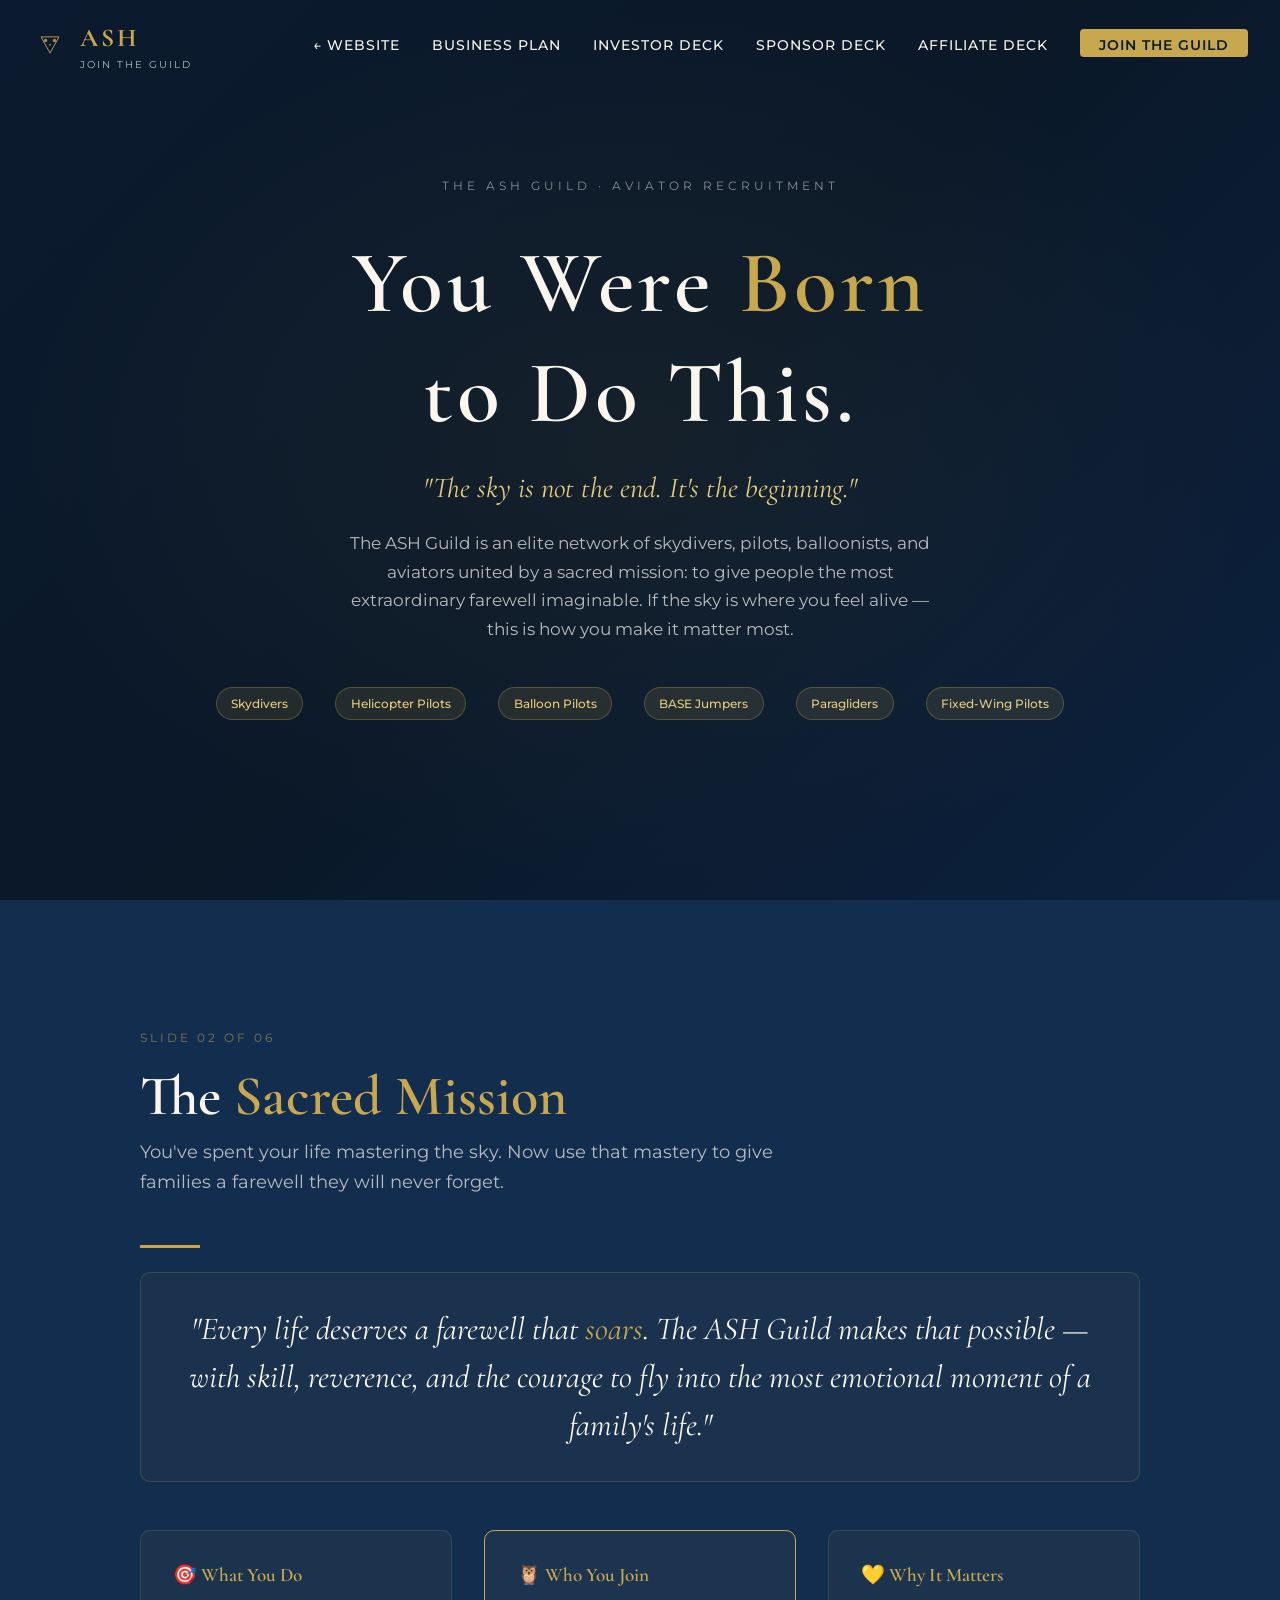
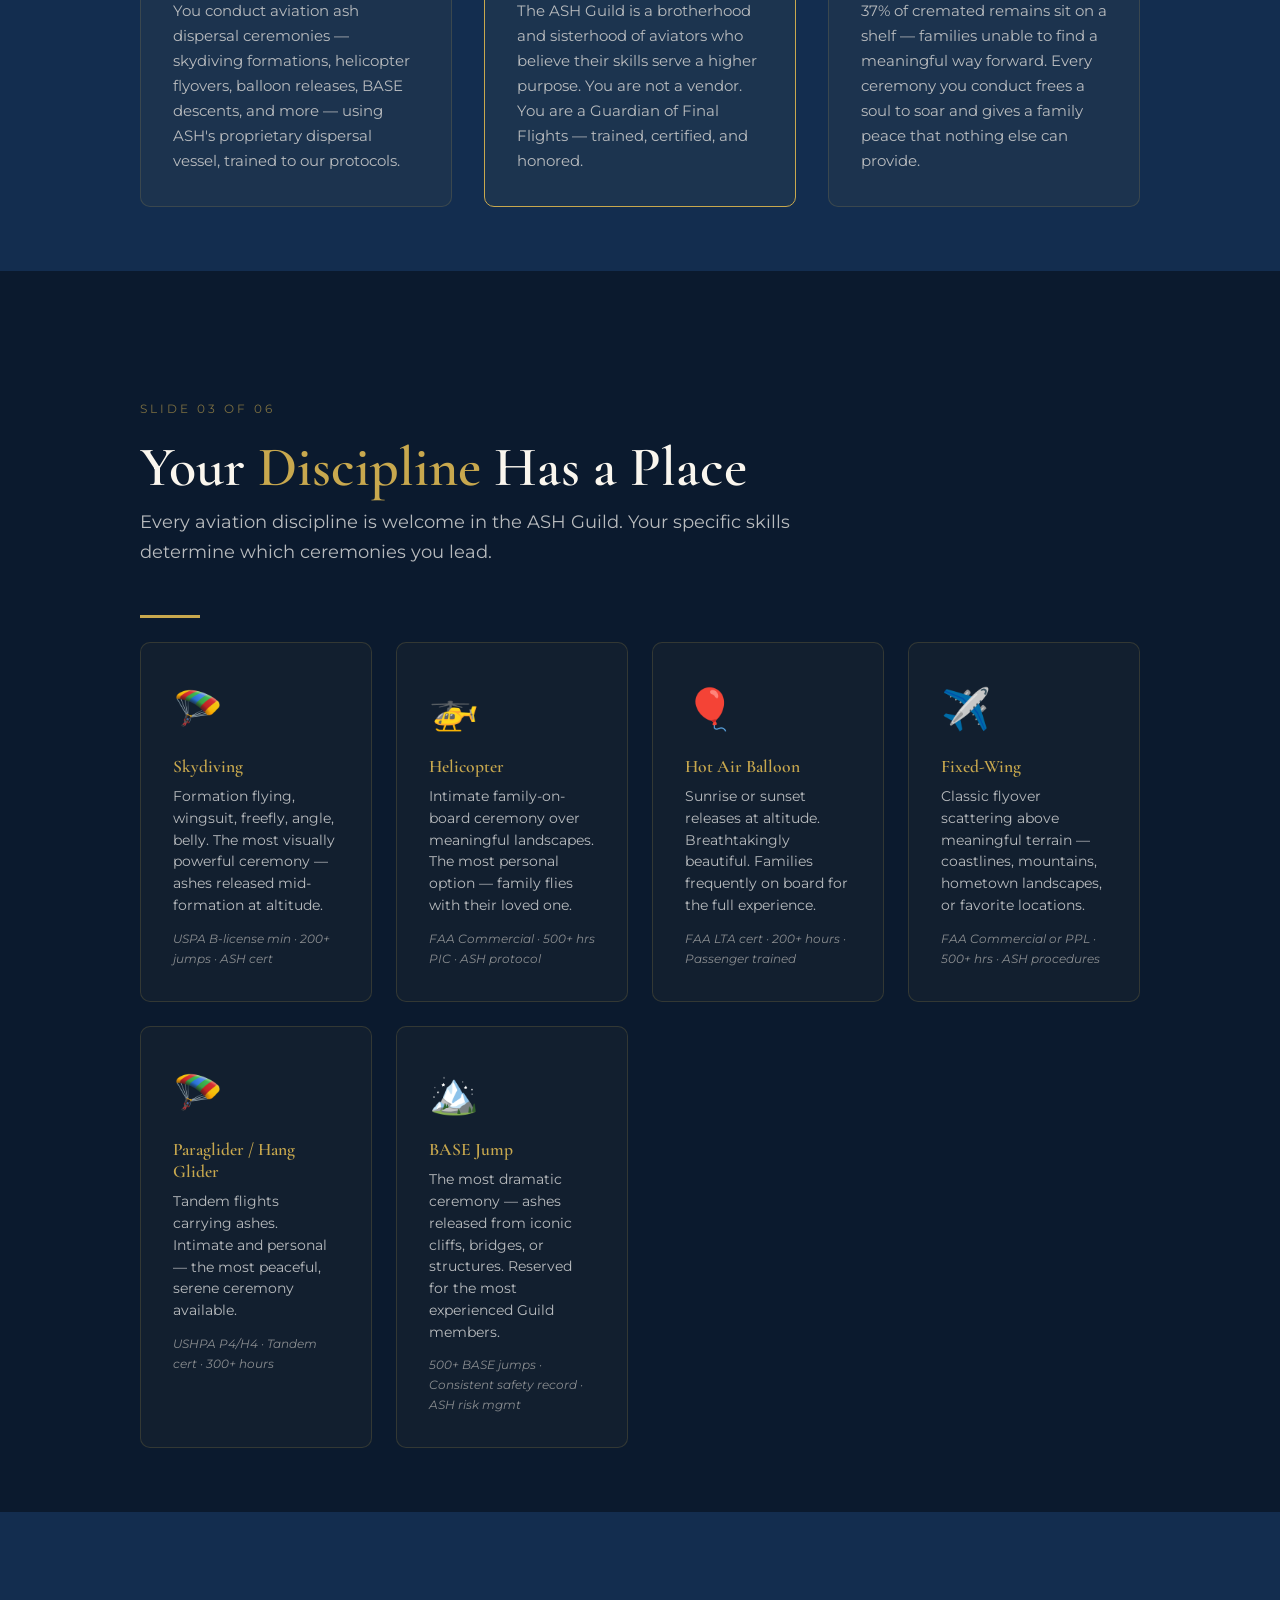
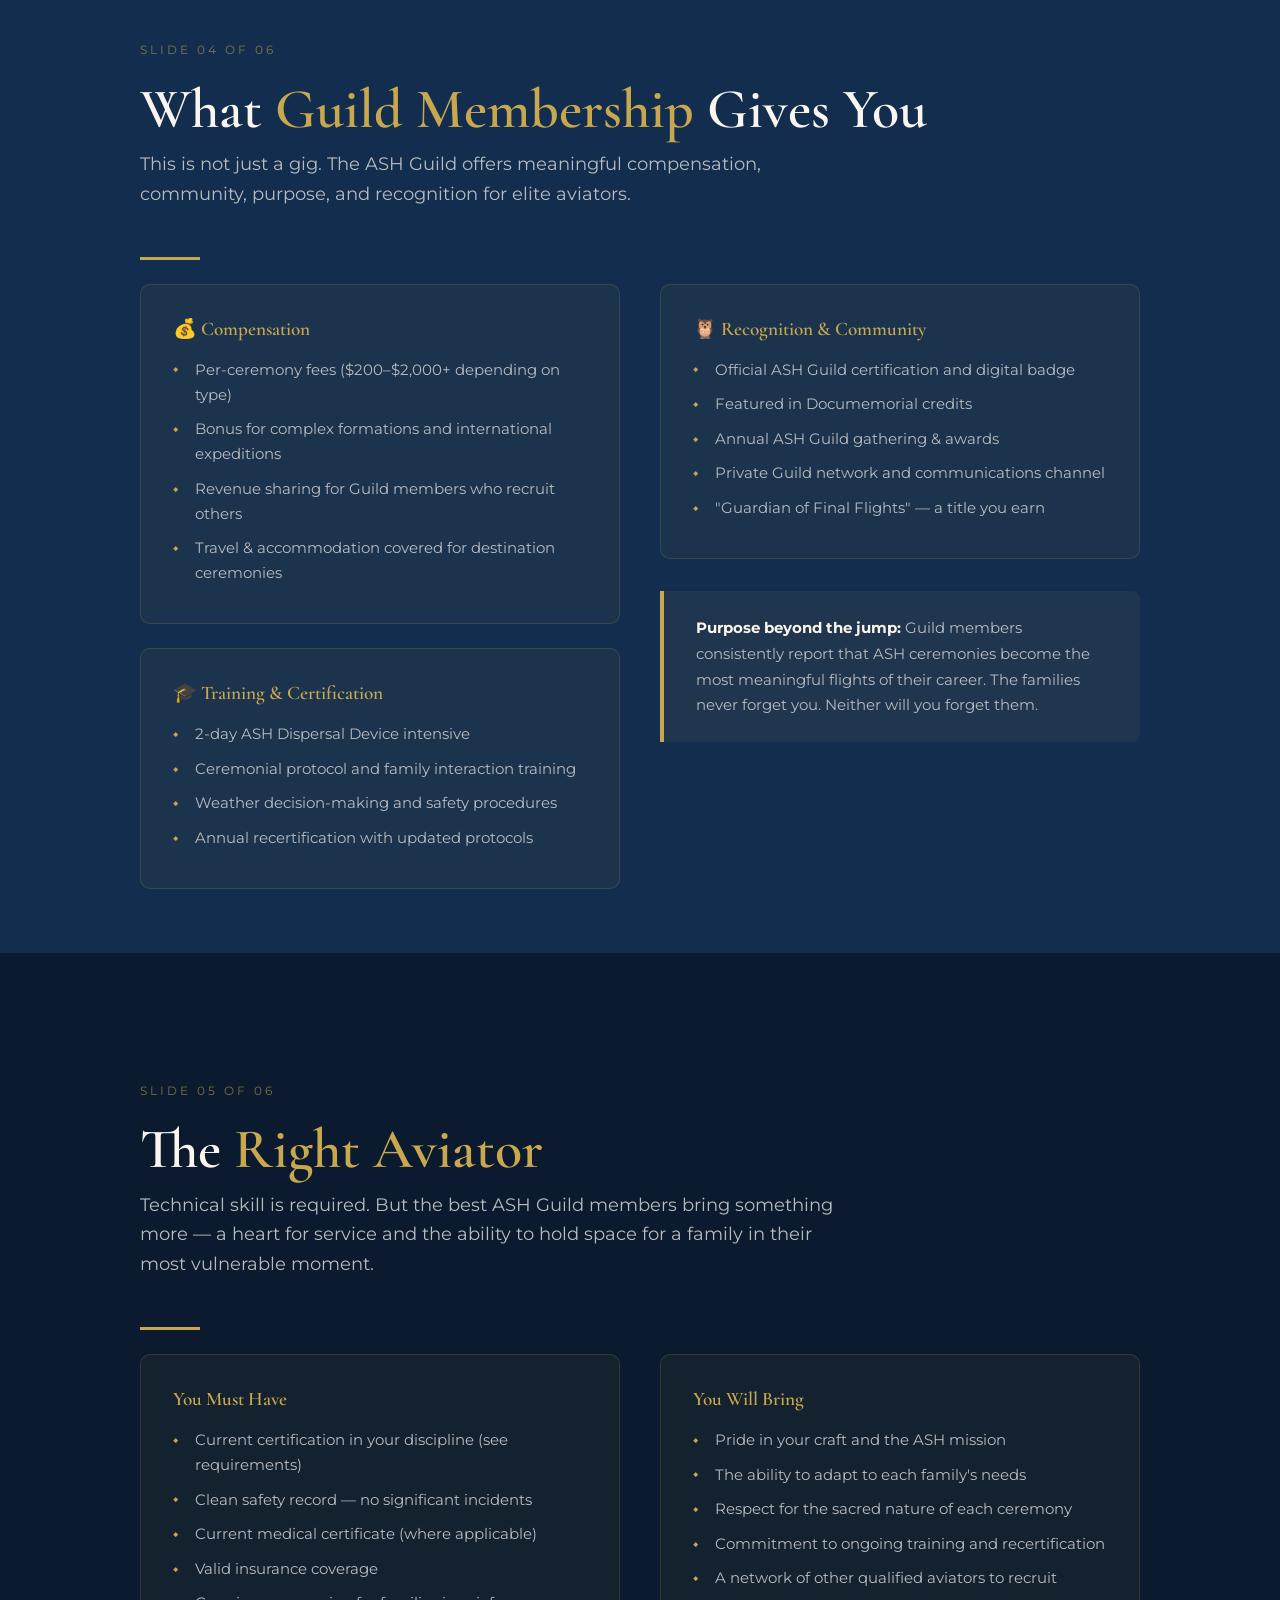
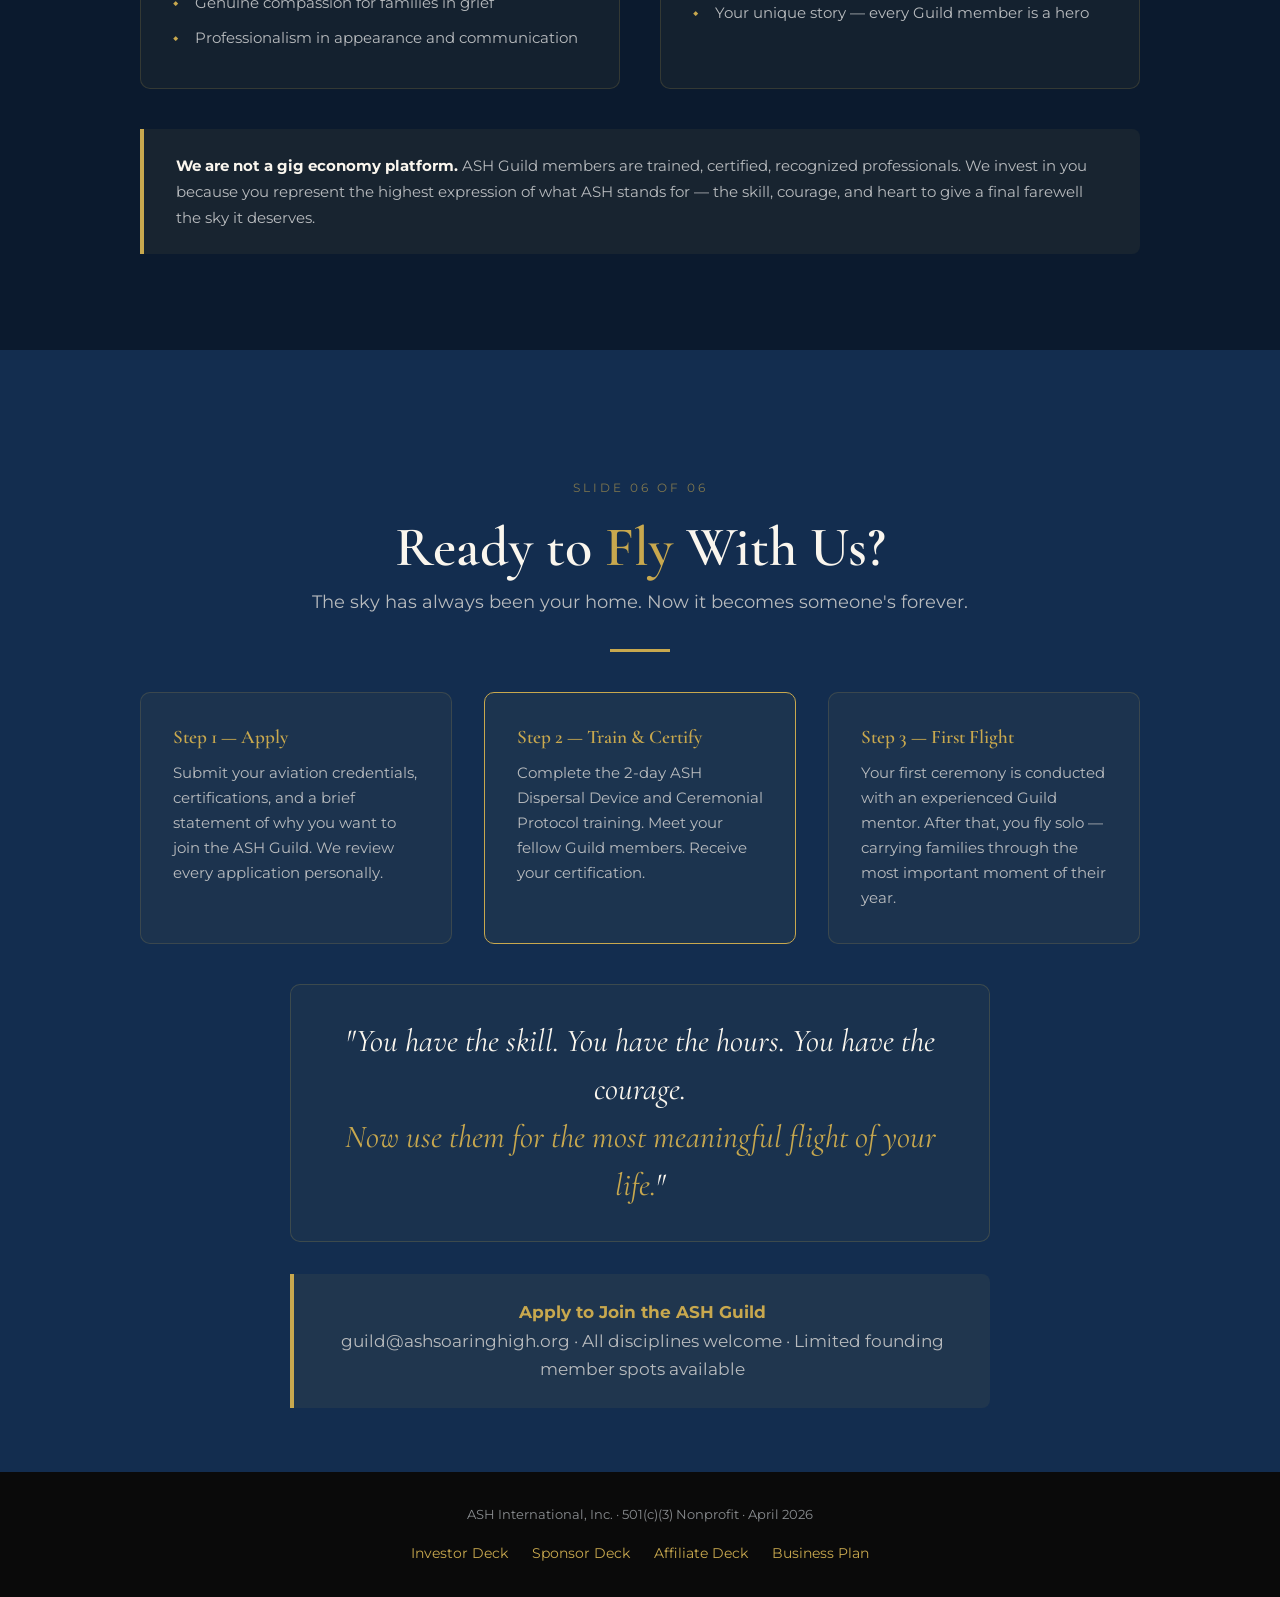
<file: hero-deck.html>
<!DOCTYPE html>
<html lang="en">
<head>
  <meta charset="UTF-8">
  <meta name="viewport" content="width=device-width, initial-scale=1.0">
  <title>Join the ASH Guild — Ashes Soaring High</title>
  <link rel="preconnect" href="https://fonts.googleapis.com">
  <link href="https://fonts.googleapis.com/css2?family=Cormorant+Garamond:ital,wght@0,400;0,600;0,700;1,400&family=Montserrat:wght@300;400;500;600;700&display=swap" rel="stylesheet">
  <link rel="stylesheet" href="css/style.css">
  <style>
    .slide { min-height:100vh; display:flex; align-items:center; justify-content:center; padding:8rem 2rem 4rem; }
    .slide:nth-child(odd) { background:var(--navy); }
    .slide:nth-child(even) { background:var(--navy-light); }
    .slide-inner { max-width:1000px; width:100%; }
    .slide-number { font-size:0.75rem; letter-spacing:3px; text-transform:uppercase; color:var(--gold); opacity:0.6; margin-bottom:1rem; }
    .slide-title { font-family:var(--font-heading); font-size:clamp(2rem,5vw,3.5rem); color:var(--cream); margin-bottom:0.5rem; line-height:1.15; }
    .slide-title span { color:var(--gold); }
    .slide-subtitle { font-size:1.1rem; color:var(--ash-light); margin-bottom:3rem; max-width:700px; }
    .slide-grid-2 { display:grid; grid-template-columns:1fr 1fr; gap:2.5rem; }
    .slide-grid-3 { display:grid; grid-template-columns:1fr 1fr 1fr; gap:2rem; }
    .deck-card { background:rgba(200,168,78,0.05); border:1px solid rgba(200,168,78,0.18); border-radius:10px; padding:2rem; }
    .deck-card h3 { color:var(--gold); font-size:1.2rem; margin-bottom:0.75rem; }
    .deck-card p, .deck-card li { color:var(--ash-light); font-size:0.92rem; line-height:1.7; }
    .deck-card ul { list-style:none; padding:0; }
    .deck-card ul li { padding:0.3rem 0 0.3rem 1.4rem; position:relative; }
    .deck-card ul li::before { content:'◆'; position:absolute; left:0; color:var(--gold); font-size:0.55rem; top:0.6rem; }
    .callout { background:rgba(200,168,78,0.07); border-left:4px solid var(--gold); padding:1.5rem 2rem; border-radius:0 8px 8px 0; margin:2rem 0; }
    .callout p { color:var(--ash-light); font-size:0.95rem; margin:0; }
    .tag { display:inline-block; background:rgba(200,168,78,0.12); border:1px solid rgba(200,168,78,0.3); color:var(--gold-light); padding:0.3rem 0.9rem; border-radius:20px; font-size:0.78rem; font-weight:500; margin:0.25rem; }
    .divider-gold { width:60px; height:3px; background:var(--gold); border:none; margin:1.5rem 0; }
    .hero-slide { min-height:100vh; background:linear-gradient(135deg,var(--navy) 0%,#0a1828 50%,#0d2240 100%); display:flex; align-items:center; justify-content:center; text-align:center; padding:6rem 2rem; position:relative; overflow:hidden; }
    .hero-slide::before { content:''; position:absolute; inset:0; background:radial-gradient(ellipse at center, rgba(200,168,78,0.06) 0%, transparent 70%); }
    .hero-slide h1 { font-size:clamp(2.5rem,7vw,5.5rem); color:var(--cream); letter-spacing:4px; margin-bottom:1rem; }
    .hero-slide h1 span { color:var(--gold); }
    .hero-slide .tagline { font-family:var(--font-heading); font-size:clamp(1.1rem,2.5vw,1.8rem); color:var(--gold-light); font-style:italic; margin-bottom:1rem; }
    .progress-bar { position:fixed; top:0; left:0; height:3px; background:var(--gold); z-index:2000; transition:width 0.2s; }
    .discipline-card { border-radius:10px; padding:2rem; border:1px solid rgba(200,168,78,0.18); background:rgba(200,168,78,0.04); transition:all 0.3s; cursor:default; }
    .discipline-card:hover { border-color:var(--gold); transform:translateY(-4px); box-shadow:0 4px 30px rgba(200,168,78,0.1); }
    .discipline-card .icon { font-size:2.5rem; margin-bottom:0.8rem; }
    .discipline-card h4 { color:var(--gold); margin-bottom:0.5rem; font-size:1.1rem; }
    .discipline-card p { color:var(--ash-light); font-size:0.85rem; line-height:1.6; }
    .discipline-card .req { margin-top:0.75rem; font-size:0.78rem; color:var(--ash-grey); font-style:italic; }
    .mission-statement { font-family:var(--font-heading); font-size:clamp(1.3rem,3vw,2rem); color:var(--cream); font-style:italic; line-height:1.5; text-align:center; padding:2rem; border:1px solid rgba(200,168,78,0.2); border-radius:10px; background:rgba(200,168,78,0.04); }
    .mission-statement span { color:var(--gold); }
    @media(max-width:768px) { .slide-grid-2,.slide-grid-3 { grid-template-columns:1fr; } }
  </style>
</head>
<body>
<div class="progress-bar" id="progress"></div>

<nav class="navbar scrolled" id="navbar">
  <div class="nav-container">
    <a href="index.html" class="nav-logo">
      <svg viewBox="0 0 80 80" xmlns="http://www.w3.org/2000/svg" style="height:36px;">
        <polygon points="20,22 60,22 40,58" fill="none" stroke="#c8a84e" stroke-width="2"/>
        <circle cx="30" cy="30" r="4" fill="#c8a84e" opacity="0.8"/>
        <circle cx="50" cy="30" r="4" fill="#c8a84e" opacity="0.8"/>
        <polygon points="37,38 43,38 40,44" fill="#c8a84e" opacity="0.6"/>
      </svg>
      <div><span class="nav-logo-text">ASH</span><span class="nav-logo-tagline">Join the Guild</span></div>
    </a>
    <ul class="nav-links">
      <li><a href="index.html">← Website</a></li>
      <li><a href="business-plan.html">Business Plan</a></li>
      <li><a href="investor-deck.html">Investor Deck</a></li>
      <li><a href="sponsor-deck.html">Sponsor Deck</a></li>
      <li><a href="affiliate-deck.html">Affiliate Deck</a></li>
      <li><a href="hero-deck.html" class="active nav-cta">Join the Guild</a></li>
    </ul>
    <button class="hamburger" aria-label="menu"><span></span><span></span><span></span></button>
  </div>
</nav>

<!-- SLIDE 1 -->
<section class="hero-slide">
  <div style="position:relative;z-index:2;">
    <p style="font-size:0.75rem;letter-spacing:4px;text-transform:uppercase;color:var(--ash-grey);margin-bottom:2rem;">The ASH Guild · Aviator Recruitment</p>
    <h1>You Were <span>Born</span><br>to Do This.</h1>
    <p class="tagline">"The sky is not the end. It's the beginning."</p>
    <p style="color:var(--ash-light);max-width:600px;margin:0 auto 2.5rem;font-size:1.05rem;">The ASH Guild is an elite network of skydivers, pilots, balloonists, and aviators united by a sacred mission: to give people the most extraordinary farewell imaginable. If the sky is where you feel alive — this is how you make it matter most.</p>
    <div style="display:flex;gap:1.5rem;justify-content:center;flex-wrap:wrap;">
      <span class="tag">Skydivers</span>
      <span class="tag">Helicopter Pilots</span>
      <span class="tag">Balloon Pilots</span>
      <span class="tag">BASE Jumpers</span>
      <span class="tag">Paragliders</span>
      <span class="tag">Fixed-Wing Pilots</span>
    </div>
  </div>
</section>

<!-- SLIDE 2: The Mission -->
<section class="slide">
  <div class="slide-inner">
    <p class="slide-number">Slide 02 of 06</p>
    <h2 class="slide-title">The <span>Sacred Mission</span></h2>
    <p class="slide-subtitle">You've spent your life mastering the sky. Now use that mastery to give families a farewell they will never forget.</p>
    <hr class="divider-gold">
    <div class="mission-statement" style="margin-bottom:3rem;">
      "Every life deserves a farewell that <span>soars</span>. The ASH Guild makes that possible — with skill, reverence, and the courage to fly into the most emotional moment of a family's life."
    </div>
    <div class="slide-grid-3">
      <div class="deck-card">
        <h3>🎯 What You Do</h3>
        <p>You conduct aviation ash dispersal ceremonies — skydiving formations, helicopter flyovers, balloon releases, BASE descents, and more — using ASH's proprietary dispersal vessel, trained to our protocols.</p>
      </div>
      <div class="deck-card" style="border-color:var(--gold);">
        <h3>🦉 Who You Join</h3>
        <p>The ASH Guild is a brotherhood and sisterhood of aviators who believe their skills serve a higher purpose. You are not a vendor. You are a Guardian of Final Flights — trained, certified, and honored.</p>
      </div>
      <div class="deck-card">
        <h3>💛 Why It Matters</h3>
        <p>37% of cremated remains sit on a shelf — families unable to find a meaningful way forward. Every ceremony you conduct frees a soul to soar and gives a family peace that nothing else can provide.</p>
      </div>
    </div>
  </div>
</section>

<!-- SLIDE 3: Disciplines -->
<section class="slide">
  <div class="slide-inner">
    <p class="slide-number">Slide 03 of 06</p>
    <h2 class="slide-title">Your <span>Discipline</span> Has a Place</h2>
    <p class="slide-subtitle">Every aviation discipline is welcome in the ASH Guild. Your specific skills determine which ceremonies you lead.</p>
    <hr class="divider-gold">
    <div style="display:grid;grid-template-columns:repeat(auto-fit,minmax(200px,1fr));gap:1.5rem;">
      <div class="discipline-card">
        <div class="icon">🪂</div>
        <h4>Skydiving</h4>
        <p>Formation flying, wingsuit, freefly, angle, belly. The most visually powerful ceremony — ashes released mid-formation at altitude.</p>
        <p class="req">USPA B-license min · 200+ jumps · ASH cert</p>
      </div>
      <div class="discipline-card">
        <div class="icon">🚁</div>
        <h4>Helicopter</h4>
        <p>Intimate family-on-board ceremony over meaningful landscapes. The most personal option — family flies with their loved one.</p>
        <p class="req">FAA Commercial · 500+ hrs PIC · ASH protocol</p>
      </div>
      <div class="discipline-card">
        <div class="icon">🎈</div>
        <h4>Hot Air Balloon</h4>
        <p>Sunrise or sunset releases at altitude. Breathtakingly beautiful. Families frequently on board for the full experience.</p>
        <p class="req">FAA LTA cert · 200+ hours · Passenger trained</p>
      </div>
      <div class="discipline-card">
        <div class="icon">✈️</div>
        <h4>Fixed-Wing</h4>
        <p>Classic flyover scattering above meaningful terrain — coastlines, mountains, hometown landscapes, or favorite locations.</p>
        <p class="req">FAA Commercial or PPL · 500+ hrs · ASH procedures</p>
      </div>
      <div class="discipline-card">
        <div class="icon">🪂</div>
        <h4>Paraglider / Hang Glider</h4>
        <p>Tandem flights carrying ashes. Intimate and personal — the most peaceful, serene ceremony available.</p>
        <p class="req">USHPA P4/H4 · Tandem cert · 300+ hours</p>
      </div>
      <div class="discipline-card">
        <div class="icon">🏔️</div>
        <h4>BASE Jump</h4>
        <p>The most dramatic ceremony — ashes released from iconic cliffs, bridges, or structures. Reserved for the most experienced Guild members.</p>
        <p class="req">500+ BASE jumps · Consistent safety record · ASH risk mgmt</p>
      </div>
    </div>
  </div>
</section>

<!-- SLIDE 4: What You Get -->
<section class="slide">
  <div class="slide-inner">
    <p class="slide-number">Slide 04 of 06</p>
    <h2 class="slide-title">What <span>Guild Membership</span> Gives You</h2>
    <p class="slide-subtitle">This is not just a gig. The ASH Guild offers meaningful compensation, community, purpose, and recognition for elite aviators.</p>
    <hr class="divider-gold">
    <div class="slide-grid-2">
      <div>
        <div class="deck-card" style="margin-bottom:1.5rem;">
          <h3>💰 Compensation</h3>
          <ul>
            <li>Per-ceremony fees ($200–$2,000+ depending on type)</li>
            <li>Bonus for complex formations and international expeditions</li>
            <li>Revenue sharing for Guild members who recruit others</li>
            <li>Travel & accommodation covered for destination ceremonies</li>
          </ul>
        </div>
        <div class="deck-card">
          <h3>🎓 Training & Certification</h3>
          <ul>
            <li>2-day ASH Dispersal Device intensive</li>
            <li>Ceremonial protocol and family interaction training</li>
            <li>Weather decision-making and safety procedures</li>
            <li>Annual recertification with updated protocols</li>
          </ul>
        </div>
      </div>
      <div>
        <div class="deck-card" style="margin-bottom:1.5rem;">
          <h3>🦉 Recognition & Community</h3>
          <ul>
            <li>Official ASH Guild certification and digital badge</li>
            <li>Featured in Documemorial credits</li>
            <li>Annual ASH Guild gathering & awards</li>
            <li>Private Guild network and communications channel</li>
            <li>"Guardian of Final Flights" — a title you earn</li>
          </ul>
        </div>
        <div class="callout">
          <p><strong style="color:var(--cream);">Purpose beyond the jump:</strong> Guild members consistently report that ASH ceremonies become the most meaningful flights of their career. The families never forget you. Neither will you forget them.</p>
        </div>
      </div>
    </div>
  </div>
</section>

<!-- SLIDE 5: Who We're Looking For -->
<section class="slide">
  <div class="slide-inner">
    <p class="slide-number">Slide 05 of 06</p>
    <h2 class="slide-title">The <span>Right Aviator</span></h2>
    <p class="slide-subtitle">Technical skill is required. But the best ASH Guild members bring something more — a heart for service and the ability to hold space for a family in their most vulnerable moment.</p>
    <hr class="divider-gold">
    <div class="slide-grid-2" style="margin-bottom:2.5rem;">
      <div class="deck-card">
        <h3>You Must Have</h3>
        <ul>
          <li>Current certification in your discipline (see requirements)</li>
          <li>Clean safety record — no significant incidents</li>
          <li>Current medical certificate (where applicable)</li>
          <li>Valid insurance coverage</li>
          <li>Genuine compassion for families in grief</li>
          <li>Professionalism in appearance and communication</li>
        </ul>
      </div>
      <div class="deck-card">
        <h3>You Will Bring</h3>
        <ul>
          <li>Pride in your craft and the ASH mission</li>
          <li>The ability to adapt to each family's needs</li>
          <li>Respect for the sacred nature of each ceremony</li>
          <li>Commitment to ongoing training and recertification</li>
          <li>A network of other qualified aviators to recruit</li>
          <li>Your unique story — every Guild member is a hero</li>
        </ul>
      </div>
    </div>
    <div class="callout">
      <p><strong style="color:var(--cream);">We are not a gig economy platform.</strong> ASH Guild members are trained, certified, recognized professionals. We invest in you because you represent the highest expression of what ASH stands for — the skill, courage, and heart to give a final farewell the sky it deserves.</p>
    </div>
  </div>
</section>

<!-- SLIDE 6: Join Now -->
<section class="slide">
  <div class="slide-inner" style="text-align:center;">
    <p class="slide-number">Slide 06 of 06</p>
    <h2 class="slide-title" style="text-align:center;">Ready to <span>Fly</span> With Us?</h2>
    <p class="slide-subtitle" style="margin:0 auto 2rem;">The sky has always been your home. Now it becomes someone's forever.</p>
    <hr class="divider-gold" style="margin:1.5rem auto;">
    <div class="slide-grid-3" style="margin:2.5rem 0;text-align:left;">
      <div class="deck-card">
        <h3>Step 1 — Apply</h3>
        <p>Submit your aviation credentials, certifications, and a brief statement of why you want to join the ASH Guild. We review every application personally.</p>
      </div>
      <div class="deck-card" style="border-color:var(--gold);">
        <h3>Step 2 — Train & Certify</h3>
        <p>Complete the 2-day ASH Dispersal Device and Ceremonial Protocol training. Meet your fellow Guild members. Receive your certification.</p>
      </div>
      <div class="deck-card">
        <h3>Step 3 — First Flight</h3>
        <p>Your first ceremony is conducted with an experienced Guild mentor. After that, you fly solo — carrying families through the most important moment of their year.</p>
      </div>
    </div>
    <div style="margin-bottom:2rem;">
      <div class="mission-statement" style="max-width:700px;margin:0 auto;">
        "You have the skill. You have the hours. You have the courage.<br>
        <span>Now use them for the most meaningful flight of your life.</span>"
      </div>
    </div>
    <div class="callout" style="max-width:700px;margin:0 auto;">
      <p style="text-align:center;font-size:1.05rem;">
        <strong style="color:var(--gold);">Apply to Join the ASH Guild</strong><br>
        <span style="color:var(--ash-light);">guild@ashsoaringhigh.org · All disciplines welcome · Limited founding member spots available</span>
      </p>
    </div>
  </div>
</section>

<footer class="footer" style="padding:2rem 0;">
  <div class="container" style="text-align:center;">
    <p style="color:var(--ash-grey);font-size:0.8rem;">ASH International, Inc. · 501(c)(3) Nonprofit · April 2026</p>
    <div style="margin-top:1rem;display:flex;gap:1.5rem;justify-content:center;flex-wrap:wrap;">
      <a href="investor-deck.html" style="color:var(--gold);font-size:0.85rem;">Investor Deck</a>
      <a href="sponsor-deck.html" style="color:var(--gold);font-size:0.85rem;">Sponsor Deck</a>
      <a href="affiliate-deck.html" style="color:var(--gold);font-size:0.85rem;">Affiliate Deck</a>
      <a href="business-plan.html" style="color:var(--gold);font-size:0.85rem;">Business Plan</a>
    </div>
  </div>
</footer>
<script src="js/main.js"></script>
<script>
  window.addEventListener('scroll', () => {
    const p = (window.scrollY / (document.body.scrollHeight - window.innerHeight)) * 100;
    document.getElementById('progress').style.width = p + '%';
  });
</script>
</body>
</html>
</file>
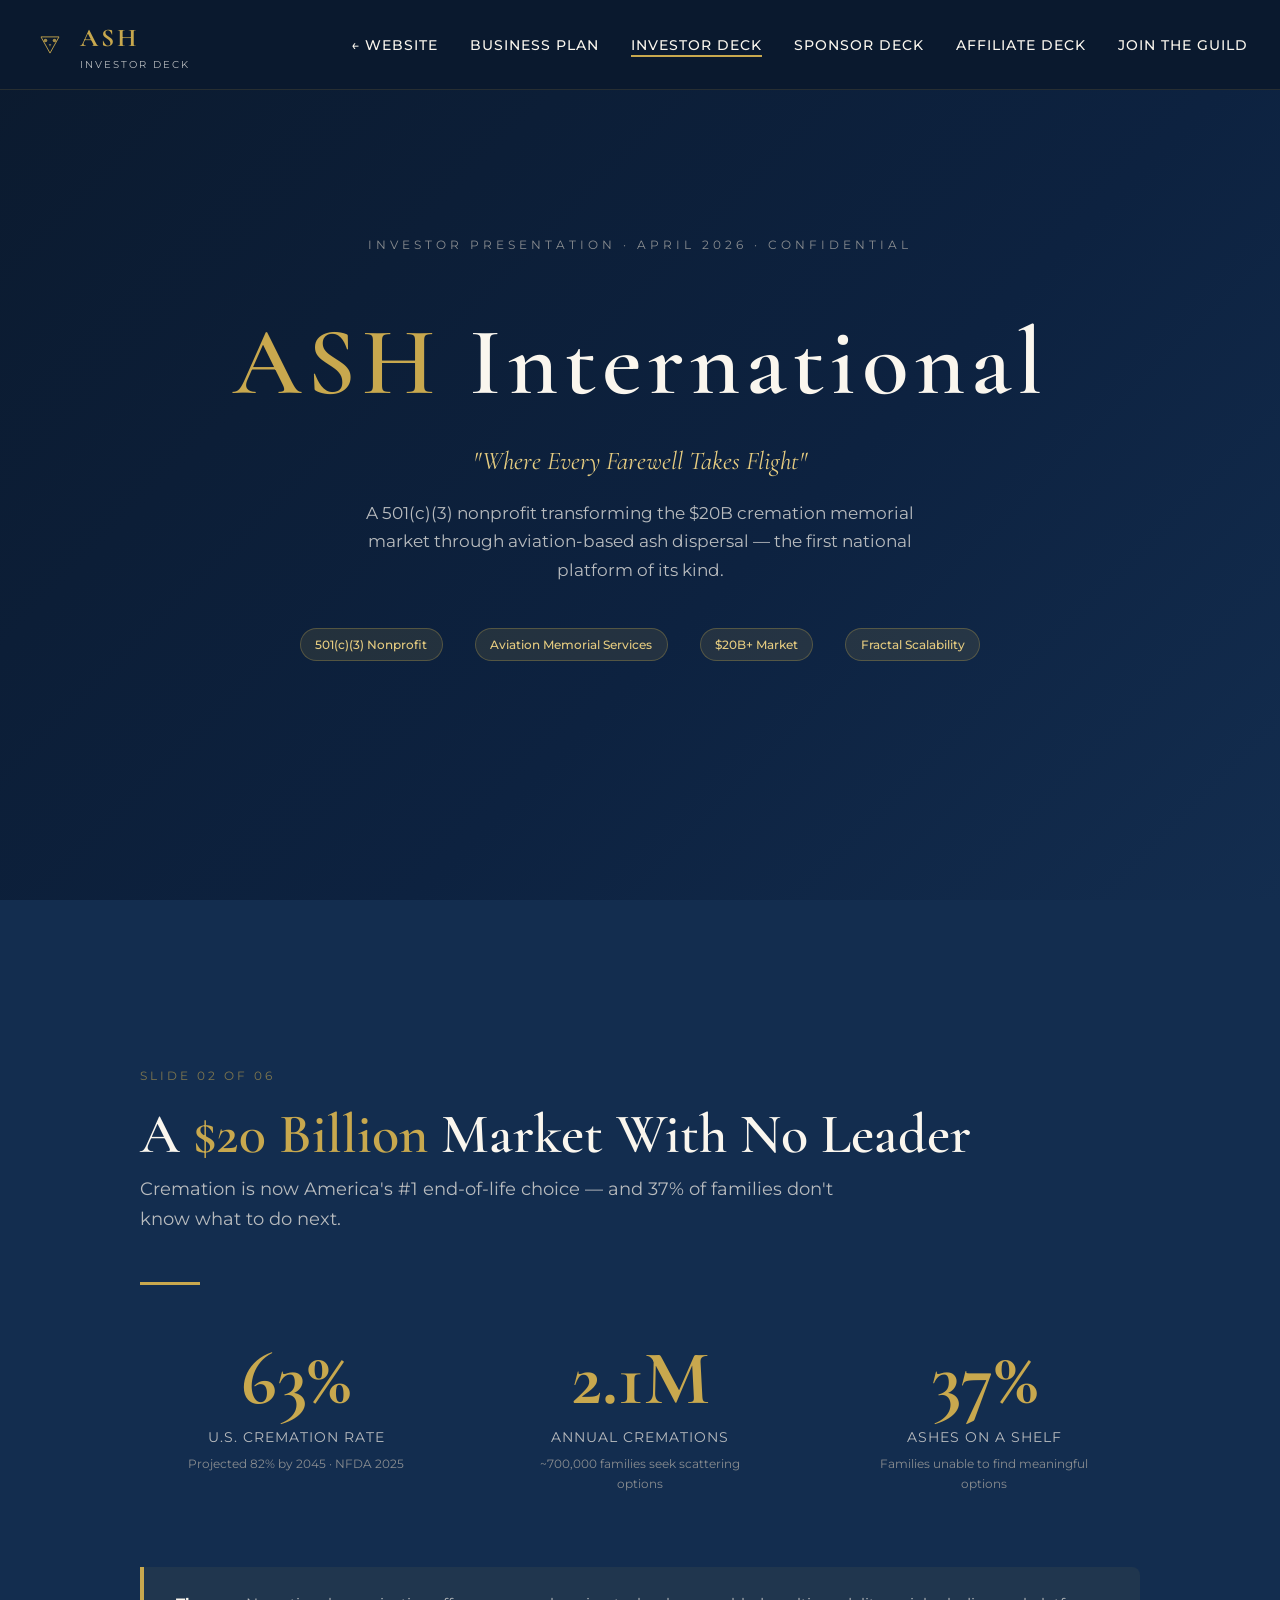
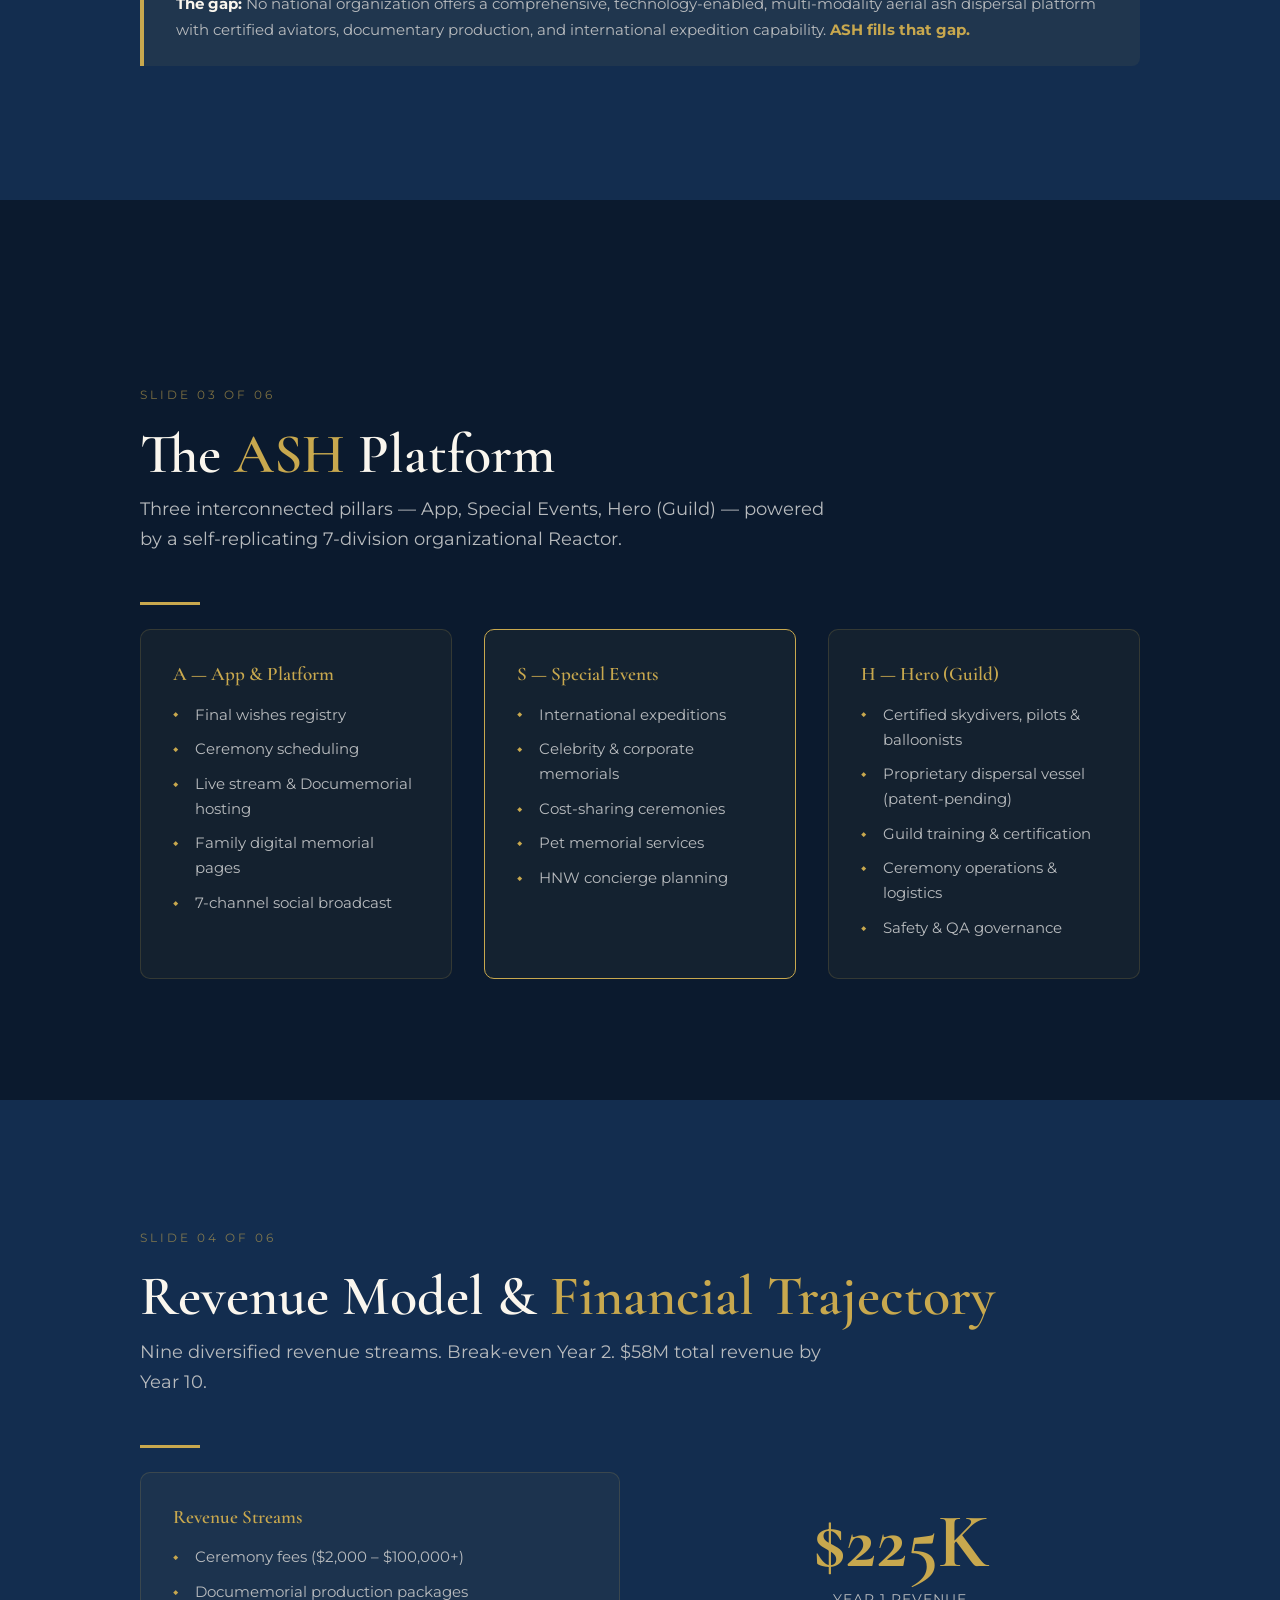
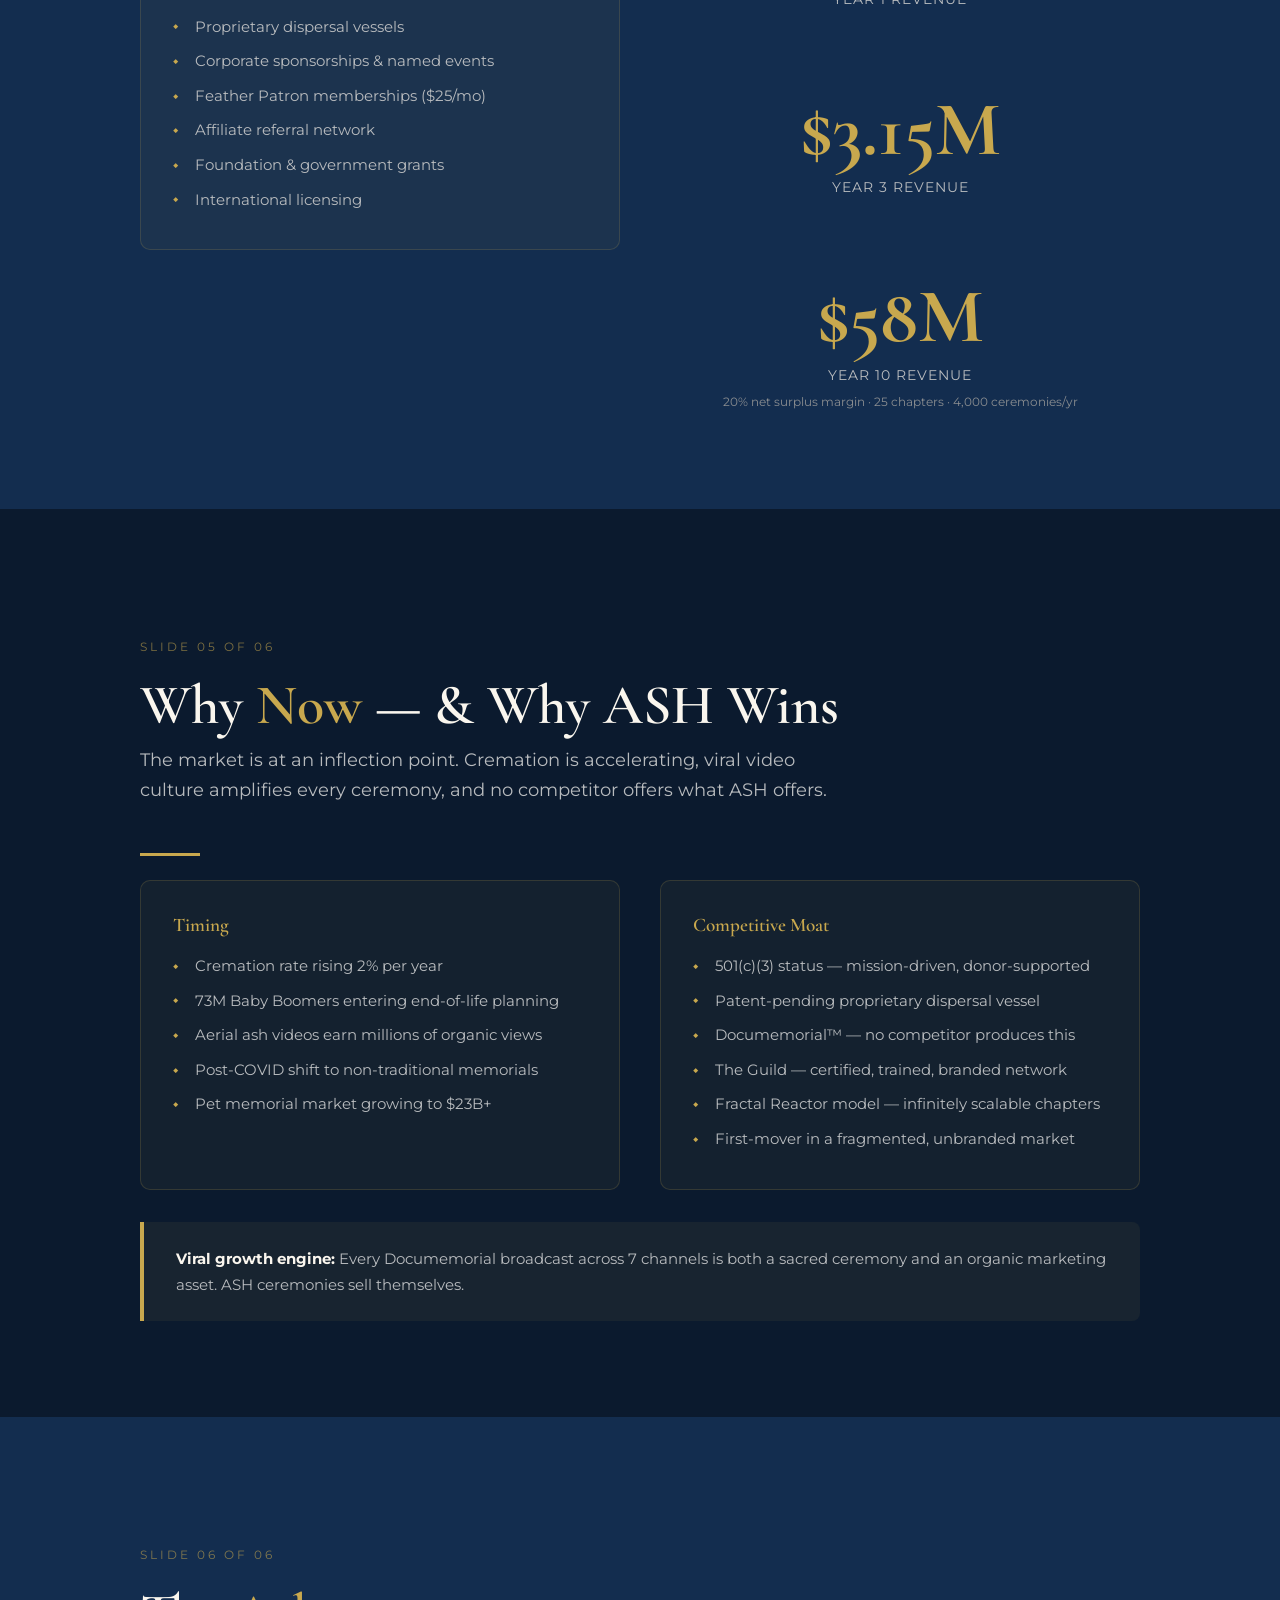
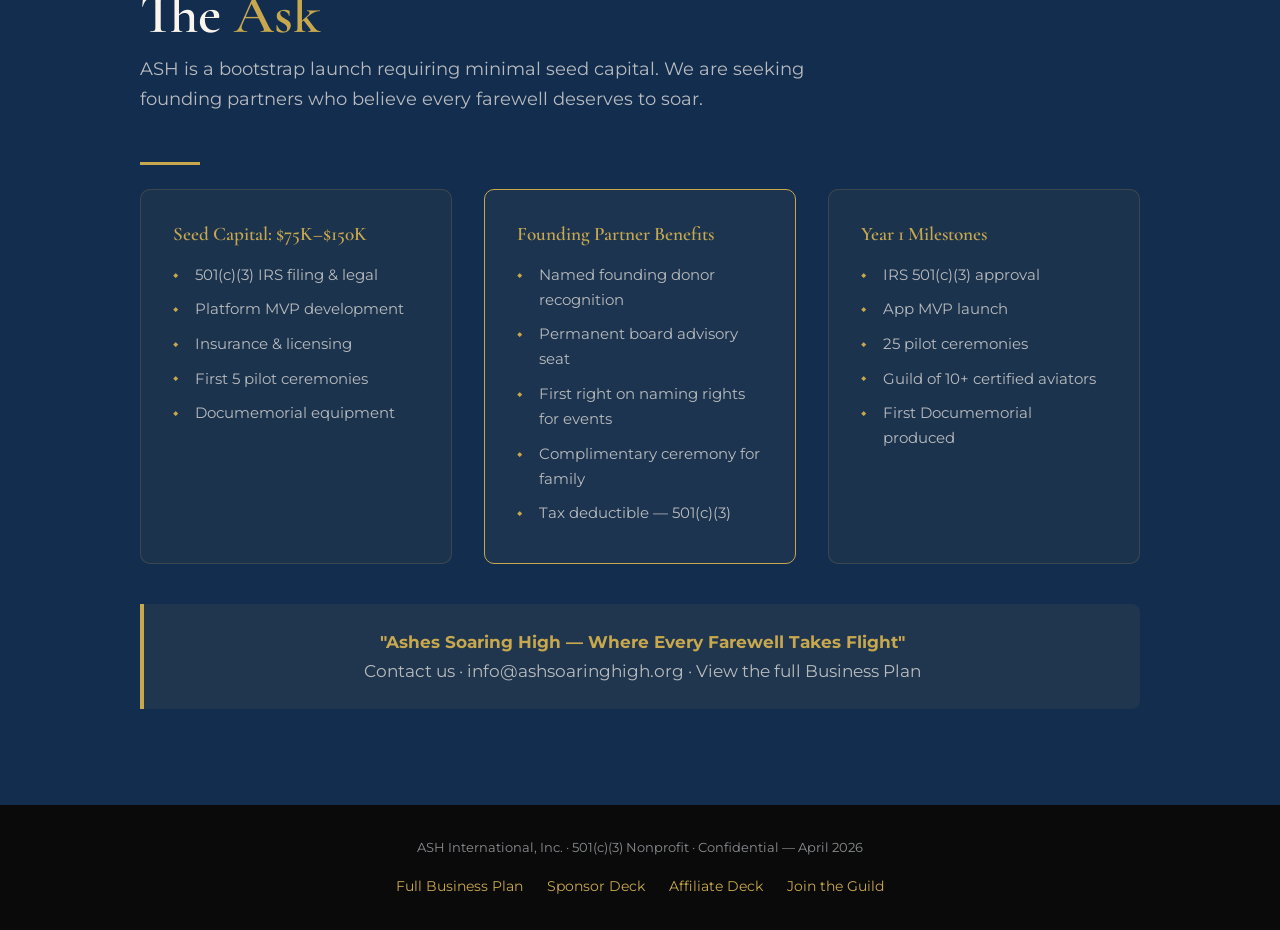
<file: investor-deck.html>
<!DOCTYPE html>
<html lang="en">
<head>
  <meta charset="UTF-8">
  <meta name="viewport" content="width=device-width, initial-scale=1.0">
  <title>ASH Investor Deck — Ashes Soaring High</title>
  <link rel="preconnect" href="https://fonts.googleapis.com">
  <link href="https://fonts.googleapis.com/css2?family=Cormorant+Garamond:ital,wght@0,400;0,600;0,700;1,400&family=Montserrat:wght@300;400;500;600;700&display=swap" rel="stylesheet">
  <link rel="stylesheet" href="css/style.css">
  <style>
    .deck-nav { background: rgba(11,26,46,0.98); border-bottom: 1px solid rgba(200,168,78,0.15); }
    .slide {
      min-height: 100vh; display: flex; align-items: center; justify-content: center;
      padding: 8rem 2rem 4rem; position: relative;
    }
    .slide:nth-child(odd) { background: var(--navy); }
    .slide:nth-child(even) { background: var(--navy-light); }
    .slide-inner { max-width: 1000px; width: 100%; }
    .slide-number {
      font-size: 0.75rem; letter-spacing: 3px; text-transform: uppercase;
      color: var(--gold); opacity: 0.6; margin-bottom: 1rem;
    }
    .slide-title {
      font-family: var(--font-heading); font-size: clamp(2rem,5vw,3.5rem);
      color: var(--cream); margin-bottom: 0.5rem; line-height: 1.15;
    }
    .slide-title span { color: var(--gold); }
    .slide-subtitle {
      font-size: 1.1rem; color: var(--ash-light); margin-bottom: 3rem;
      max-width: 700px;
    }
    .slide-grid-2 { display: grid; grid-template-columns: 1fr 1fr; gap: 2.5rem; }
    .slide-grid-3 { display: grid; grid-template-columns: 1fr 1fr 1fr; gap: 2rem; }
    .deck-card {
      background: rgba(200,168,78,0.05); border: 1px solid rgba(200,168,78,0.18);
      border-radius: 10px; padding: 2rem;
    }
    .deck-card h3 { color: var(--gold); font-size: 1.2rem; margin-bottom: 0.75rem; }
    .deck-card p, .deck-card li { color: var(--ash-light); font-size: 0.92rem; line-height: 1.7; }
    .deck-card ul { list-style: none; padding: 0; }
    .deck-card ul li { padding: 0.3rem 0 0.3rem 1.4rem; position: relative; }
    .deck-card ul li::before { content: '◆'; position: absolute; left: 0; color: var(--gold); font-size: 0.55rem; top: 0.6rem; }
    .big-stat { text-align: center; padding: 2rem; }
    .big-stat-num { font-family: var(--font-heading); font-size: clamp(2.5rem,6vw,5rem); color: var(--gold); font-weight: 700; line-height: 1; }
    .big-stat-label { color: var(--ash-light); font-size: 0.85rem; text-transform: uppercase; letter-spacing: 1px; margin-top: 0.5rem; }
    .big-stat-sub { color: var(--ash-grey); font-size: 0.75rem; margin-top: 0.3rem; }
    .callout {
      background: rgba(200,168,78,0.07); border-left: 4px solid var(--gold);
      padding: 1.5rem 2rem; border-radius: 0 8px 8px 0; margin: 2rem 0;
    }
    .callout p { color: var(--ash-light); font-size: 0.95rem; margin: 0; }
    .tag {
      display: inline-block; background: rgba(200,168,78,0.12);
      border: 1px solid rgba(200,168,78,0.3); color: var(--gold-light);
      padding: 0.3rem 0.9rem; border-radius: 20px; font-size: 0.78rem;
      font-weight: 500; margin: 0.25rem;
    }
    .divider-gold { width: 60px; height: 3px; background: var(--gold); border: none; margin: 1.5rem 0; }
    .hero-slide {
      min-height: 100vh; background: linear-gradient(135deg, var(--navy) 0%, #0d2240 60%, #132d4f 100%);
      display: flex; align-items: center; justify-content: center; text-align: center;
      padding: 6rem 2rem;
    }
    .hero-slide h1 { font-size: clamp(3rem,8vw,6rem); color: var(--cream); letter-spacing: 6px; margin-bottom: 1rem; }
    .hero-slide h1 span { color: var(--gold); }
    .hero-slide .tagline { font-family: var(--font-heading); font-size: clamp(1.1rem,2.5vw,1.6rem); color: var(--gold-light); font-style: italic; margin-bottom: 1rem; }
    .hero-slide .deck-label { font-size: 0.75rem; letter-spacing: 4px; text-transform: uppercase; color: var(--ash-grey); margin-bottom: 3rem; }
    .progress-bar { position: fixed; top: 0; left: 0; height: 3px; background: var(--gold); z-index: 2000; transition: width 0.2s; }
    @media(max-width:768px) {
      .slide-grid-2, .slide-grid-3 { grid-template-columns: 1fr; }
    }
  </style>
</head>
<body>

<div class="progress-bar" id="progress"></div>

<nav class="navbar scrolled deck-nav" id="navbar">
  <div class="nav-container">
    <a href="index.html" class="nav-logo">
      <svg viewBox="0 0 80 80" xmlns="http://www.w3.org/2000/svg" style="height:36px;">
        <polygon points="20,22 60,22 40,58" fill="none" stroke="#c8a84e" stroke-width="2"/>
        <circle cx="30" cy="30" r="4" fill="#c8a84e" opacity="0.8"/>
        <circle cx="50" cy="30" r="4" fill="#c8a84e" opacity="0.8"/>
        <polygon points="37,38 43,38 40,44" fill="#c8a84e" opacity="0.6"/>
      </svg>
      <div><span class="nav-logo-text">ASH</span><span class="nav-logo-tagline">Investor Deck</span></div>
    </a>
    <ul class="nav-links">
      <li><a href="index.html">← Website</a></li>
      <li><a href="business-plan.html">Business Plan</a></li>
      <li><a href="investor-deck.html" class="active">Investor Deck</a></li>
      <li><a href="sponsor-deck.html">Sponsor Deck</a></li>
      <li><a href="affiliate-deck.html">Affiliate Deck</a></li>
      <li><a href="hero-deck.html">Join the Guild</a></li>
    </ul>
    <button class="hamburger" aria-label="menu"><span></span><span></span><span></span></button>
  </div>
</nav>

<!-- SLIDE 1: Title -->
<section class="hero-slide">
  <div>
    <p class="deck-label">Investor Presentation · April 2026 · Confidential</p>
    <h1><span>ASH</span> International</h1>
    <p class="tagline">"Where Every Farewell Takes Flight"</p>
    <p style="color:var(--ash-light);max-width:600px;margin:0 auto 2.5rem;font-size:1.05rem;">A 501(c)(3) nonprofit transforming the $20B cremation memorial market through aviation-based ash dispersal — the first national platform of its kind.</p>
    <div style="display:flex;gap:1.5rem;justify-content:center;flex-wrap:wrap;">
      <span class="tag">501(c)(3) Nonprofit</span>
      <span class="tag">Aviation Memorial Services</span>
      <span class="tag">$20B+ Market</span>
      <span class="tag">Fractal Scalability</span>
    </div>
  </div>
</section>

<!-- SLIDE 2: The Problem & Opportunity -->
<section class="slide">
  <div class="slide-inner">
    <p class="slide-number">Slide 02 of 06</p>
    <h2 class="slide-title">A <span>$20 Billion</span> Market With No Leader</h2>
    <p class="slide-subtitle">Cremation is now America's #1 end-of-life choice — and 37% of families don't know what to do next.</p>
    <hr class="divider-gold">
    <div class="slide-grid-3" style="margin-bottom:2.5rem;">
      <div class="big-stat">
        <div class="big-stat-num">63%</div>
        <div class="big-stat-label">U.S. Cremation Rate</div>
        <div class="big-stat-sub">Projected 82% by 2045 · NFDA 2025</div>
      </div>
      <div class="big-stat">
        <div class="big-stat-num">2.1M</div>
        <div class="big-stat-label">Annual Cremations</div>
        <div class="big-stat-sub">~700,000 families seek scattering options</div>
      </div>
      <div class="big-stat">
        <div class="big-stat-num">37%</div>
        <div class="big-stat-label">Ashes on a Shelf</div>
        <div class="big-stat-sub">Families unable to find meaningful options</div>
      </div>
    </div>
    <div class="callout">
      <p><strong style="color:var(--cream);">The gap:</strong> No national organization offers a comprehensive, technology-enabled, multi-modality aerial ash dispersal platform with certified aviators, documentary production, and international expedition capability. <strong style="color:var(--gold);">ASH fills that gap.</strong></p>
    </div>
  </div>
</section>

<!-- SLIDE 3: The Solution -->
<section class="slide">
  <div class="slide-inner">
    <p class="slide-number">Slide 03 of 06</p>
    <h2 class="slide-title">The <span>ASH</span> Platform</h2>
    <p class="slide-subtitle">Three interconnected pillars — App, Special Events, Hero (Guild) — powered by a self-replicating 7-division organizational Reactor.</p>
    <hr class="divider-gold">
    <div class="slide-grid-3">
      <div class="deck-card">
        <h3>A — App & Platform</h3>
        <ul>
          <li>Final wishes registry</li>
          <li>Ceremony scheduling</li>
          <li>Live stream & Documemorial hosting</li>
          <li>Family digital memorial pages</li>
          <li>7-channel social broadcast</li>
        </ul>
      </div>
      <div class="deck-card" style="border-color:var(--gold);">
        <h3>S — Special Events</h3>
        <ul>
          <li>International expeditions</li>
          <li>Celebrity & corporate memorials</li>
          <li>Cost-sharing ceremonies</li>
          <li>Pet memorial services</li>
          <li>HNW concierge planning</li>
        </ul>
      </div>
      <div class="deck-card">
        <h3>H — Hero (Guild)</h3>
        <ul>
          <li>Certified skydivers, pilots & balloonists</li>
          <li>Proprietary dispersal vessel (patent-pending)</li>
          <li>Guild training & certification</li>
          <li>Ceremony operations & logistics</li>
          <li>Safety & QA governance</li>
        </ul>
      </div>
    </div>
  </div>
</section>

<!-- SLIDE 4: Business Model & Revenue -->
<section class="slide">
  <div class="slide-inner">
    <p class="slide-number">Slide 04 of 06</p>
    <h2 class="slide-title">Revenue Model & <span>Financial Trajectory</span></h2>
    <p class="slide-subtitle">Nine diversified revenue streams. Break-even Year 2. $58M total revenue by Year 10.</p>
    <hr class="divider-gold">
    <div class="slide-grid-2">
      <div>
        <div class="deck-card" style="margin-bottom:1.5rem;">
          <h3>Revenue Streams</h3>
          <ul>
            <li>Ceremony fees ($2,000 – $100,000+)</li>
            <li>Documemorial production packages</li>
            <li>Proprietary dispersal vessels</li>
            <li>Corporate sponsorships & named events</li>
            <li>Feather Patron memberships ($25/mo)</li>
            <li>Affiliate referral network</li>
            <li>Foundation & government grants</li>
            <li>International licensing</li>
          </ul>
        </div>
      </div>
      <div>
        <div class="big-stat" style="margin-bottom:1rem;">
          <div class="big-stat-num">$225K</div>
          <div class="big-stat-label">Year 1 Revenue</div>
        </div>
        <div class="big-stat" style="margin-bottom:1rem;">
          <div class="big-stat-num">$3.15M</div>
          <div class="big-stat-label">Year 3 Revenue</div>
        </div>
        <div class="big-stat">
          <div class="big-stat-num">$58M</div>
          <div class="big-stat-label">Year 10 Revenue</div>
          <div class="big-stat-sub">20% net surplus margin · 25 chapters · 4,000 ceremonies/yr</div>
        </div>
      </div>
    </div>
  </div>
</section>

<!-- SLIDE 5: Why Now & Competitive Moat -->
<section class="slide">
  <div class="slide-inner">
    <p class="slide-number">Slide 05 of 06</p>
    <h2 class="slide-title">Why <span>Now</span> — & Why ASH Wins</h2>
    <p class="slide-subtitle">The market is at an inflection point. Cremation is accelerating, viral video culture amplifies every ceremony, and no competitor offers what ASH offers.</p>
    <hr class="divider-gold">
    <div class="slide-grid-2">
      <div class="deck-card">
        <h3>Timing</h3>
        <ul>
          <li>Cremation rate rising 2% per year</li>
          <li>73M Baby Boomers entering end-of-life planning</li>
          <li>Aerial ash videos earn millions of organic views</li>
          <li>Post-COVID shift to non-traditional memorials</li>
          <li>Pet memorial market growing to $23B+</li>
        </ul>
      </div>
      <div class="deck-card">
        <h3>Competitive Moat</h3>
        <ul>
          <li>501(c)(3) status — mission-driven, donor-supported</li>
          <li>Patent-pending proprietary dispersal vessel</li>
          <li>Documemorial™ — no competitor produces this</li>
          <li>The Guild — certified, trained, branded network</li>
          <li>Fractal Reactor model — infinitely scalable chapters</li>
          <li>First-mover in a fragmented, unbranded market</li>
        </ul>
      </div>
    </div>
    <div class="callout" style="margin-top:2rem;">
      <p><strong style="color:var(--cream);">Viral growth engine:</strong> Every Documemorial broadcast across 7 channels is both a sacred ceremony and an organic marketing asset. ASH ceremonies sell themselves.</p>
    </div>
  </div>
</section>

<!-- SLIDE 6: The Ask -->
<section class="slide">
  <div class="slide-inner">
    <p class="slide-number">Slide 06 of 06</p>
    <h2 class="slide-title">The <span>Ask</span></h2>
    <p class="slide-subtitle">ASH is a bootstrap launch requiring minimal seed capital. We are seeking founding partners who believe every farewell deserves to soar.</p>
    <hr class="divider-gold">
    <div class="slide-grid-3" style="margin-bottom:2.5rem;">
      <div class="deck-card">
        <h3>Seed Capital: $75K–$150K</h3>
        <ul>
          <li>501(c)(3) IRS filing & legal</li>
          <li>Platform MVP development</li>
          <li>Insurance & licensing</li>
          <li>First 5 pilot ceremonies</li>
          <li>Documemorial equipment</li>
        </ul>
      </div>
      <div class="deck-card" style="border-color:var(--gold);">
        <h3>Founding Partner Benefits</h3>
        <ul>
          <li>Named founding donor recognition</li>
          <li>Permanent board advisory seat</li>
          <li>First right on naming rights for events</li>
          <li>Complimentary ceremony for family</li>
          <li>Tax deductible — 501(c)(3)</li>
        </ul>
      </div>
      <div class="deck-card">
        <h3>Year 1 Milestones</h3>
        <ul>
          <li>IRS 501(c)(3) approval</li>
          <li>App MVP launch</li>
          <li>25 pilot ceremonies</li>
          <li>Guild of 10+ certified aviators</li>
          <li>First Documemorial produced</li>
        </ul>
      </div>
    </div>
    <div class="callout">
      <p style="text-align:center;font-size:1.05rem;">
        <strong style="color:var(--gold);">"Ashes Soaring High — Where Every Farewell Takes Flight"</strong><br>
        <span style="color:var(--ash-light);">Contact us · info@ashsoaringhigh.org · View the full Business Plan</span>
      </p>
    </div>
  </div>
</section>

<footer class="footer" style="padding:2rem 0;">
  <div class="container" style="text-align:center;">
    <p style="color:var(--ash-grey);font-size:0.8rem;">ASH International, Inc. · 501(c)(3) Nonprofit · Confidential — April 2026</p>
    <div style="margin-top:1rem;display:flex;gap:1.5rem;justify-content:center;flex-wrap:wrap;">
      <a href="business-plan.html" style="color:var(--gold);font-size:0.85rem;">Full Business Plan</a>
      <a href="sponsor-deck.html" style="color:var(--gold);font-size:0.85rem;">Sponsor Deck</a>
      <a href="affiliate-deck.html" style="color:var(--gold);font-size:0.85rem;">Affiliate Deck</a>
      <a href="hero-deck.html" style="color:var(--gold);font-size:0.85rem;">Join the Guild</a>
    </div>
  </div>
</footer>

<script src="js/main.js"></script>
<script>
  window.addEventListener('scroll', () => {
    const p = (window.scrollY / (document.body.scrollHeight - window.innerHeight)) * 100;
    document.getElementById('progress').style.width = p + '%';
  });
</script>
</body>
</html>
</file>
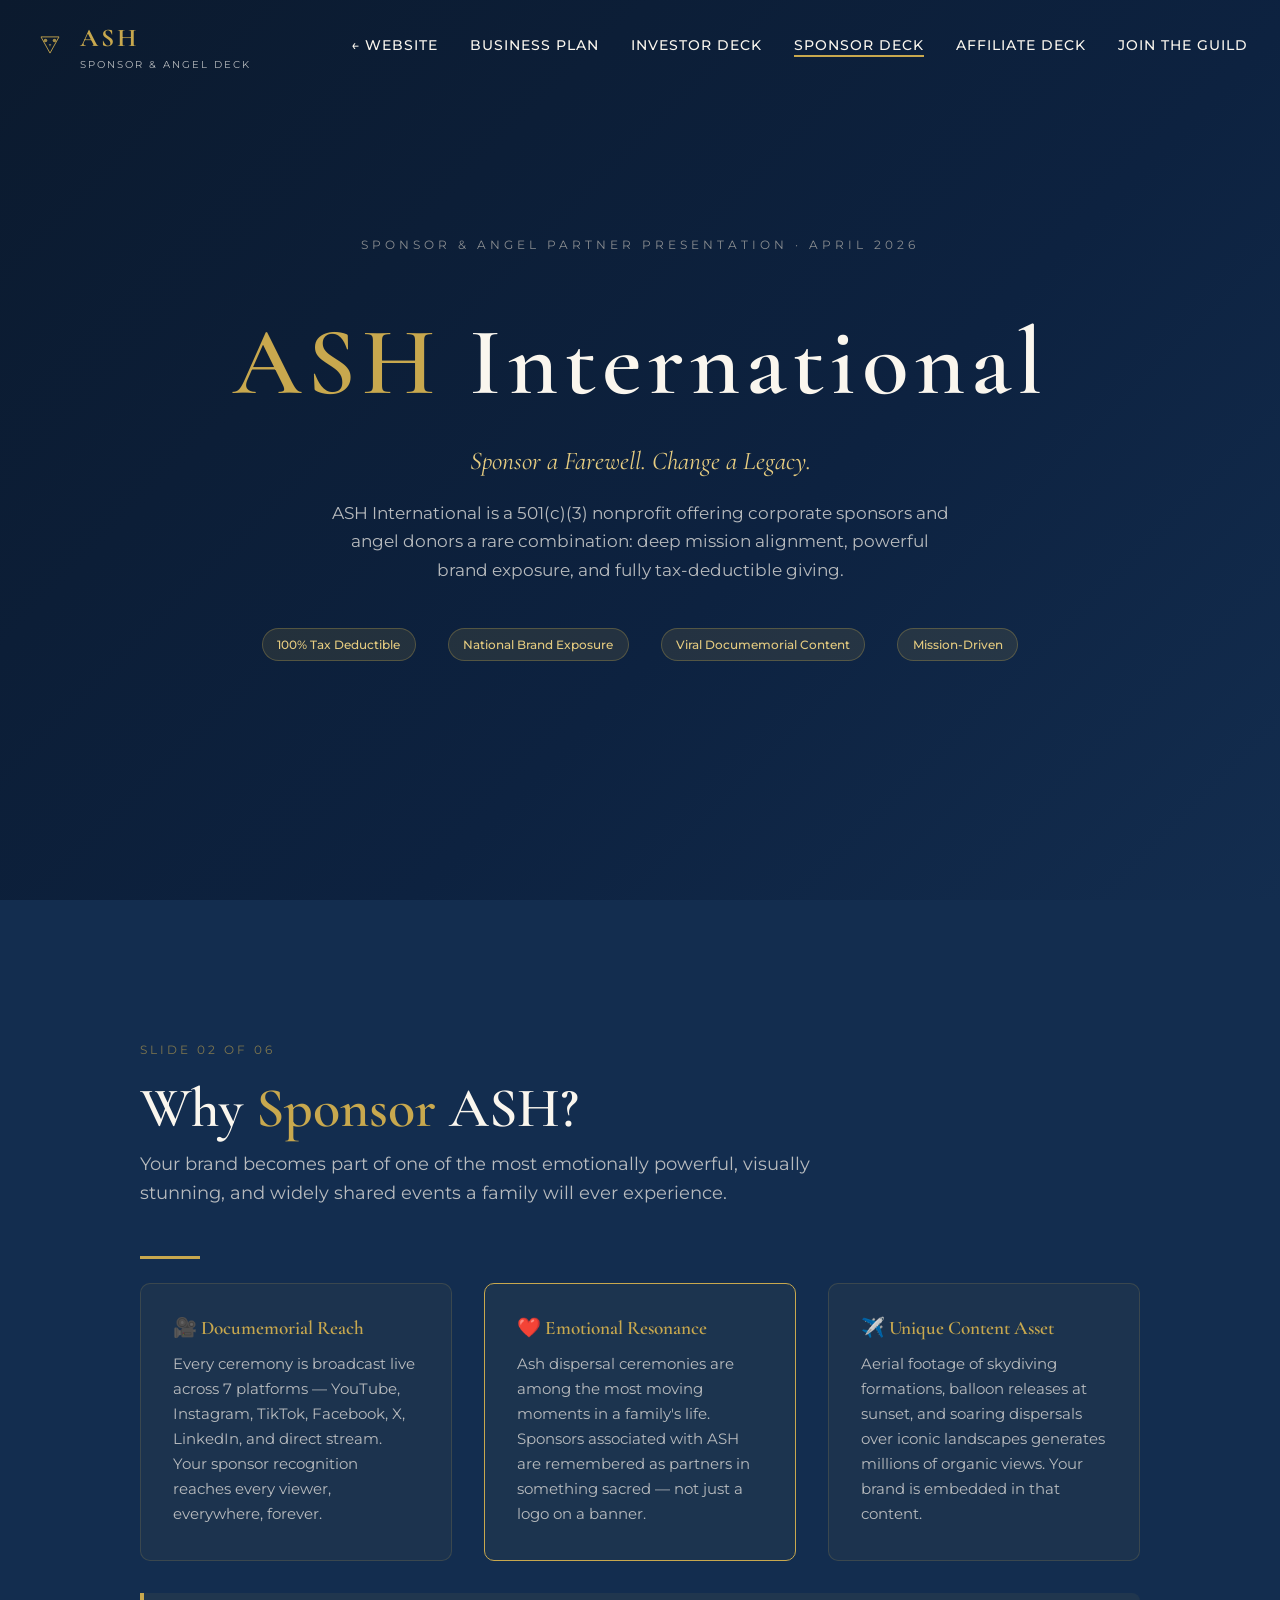
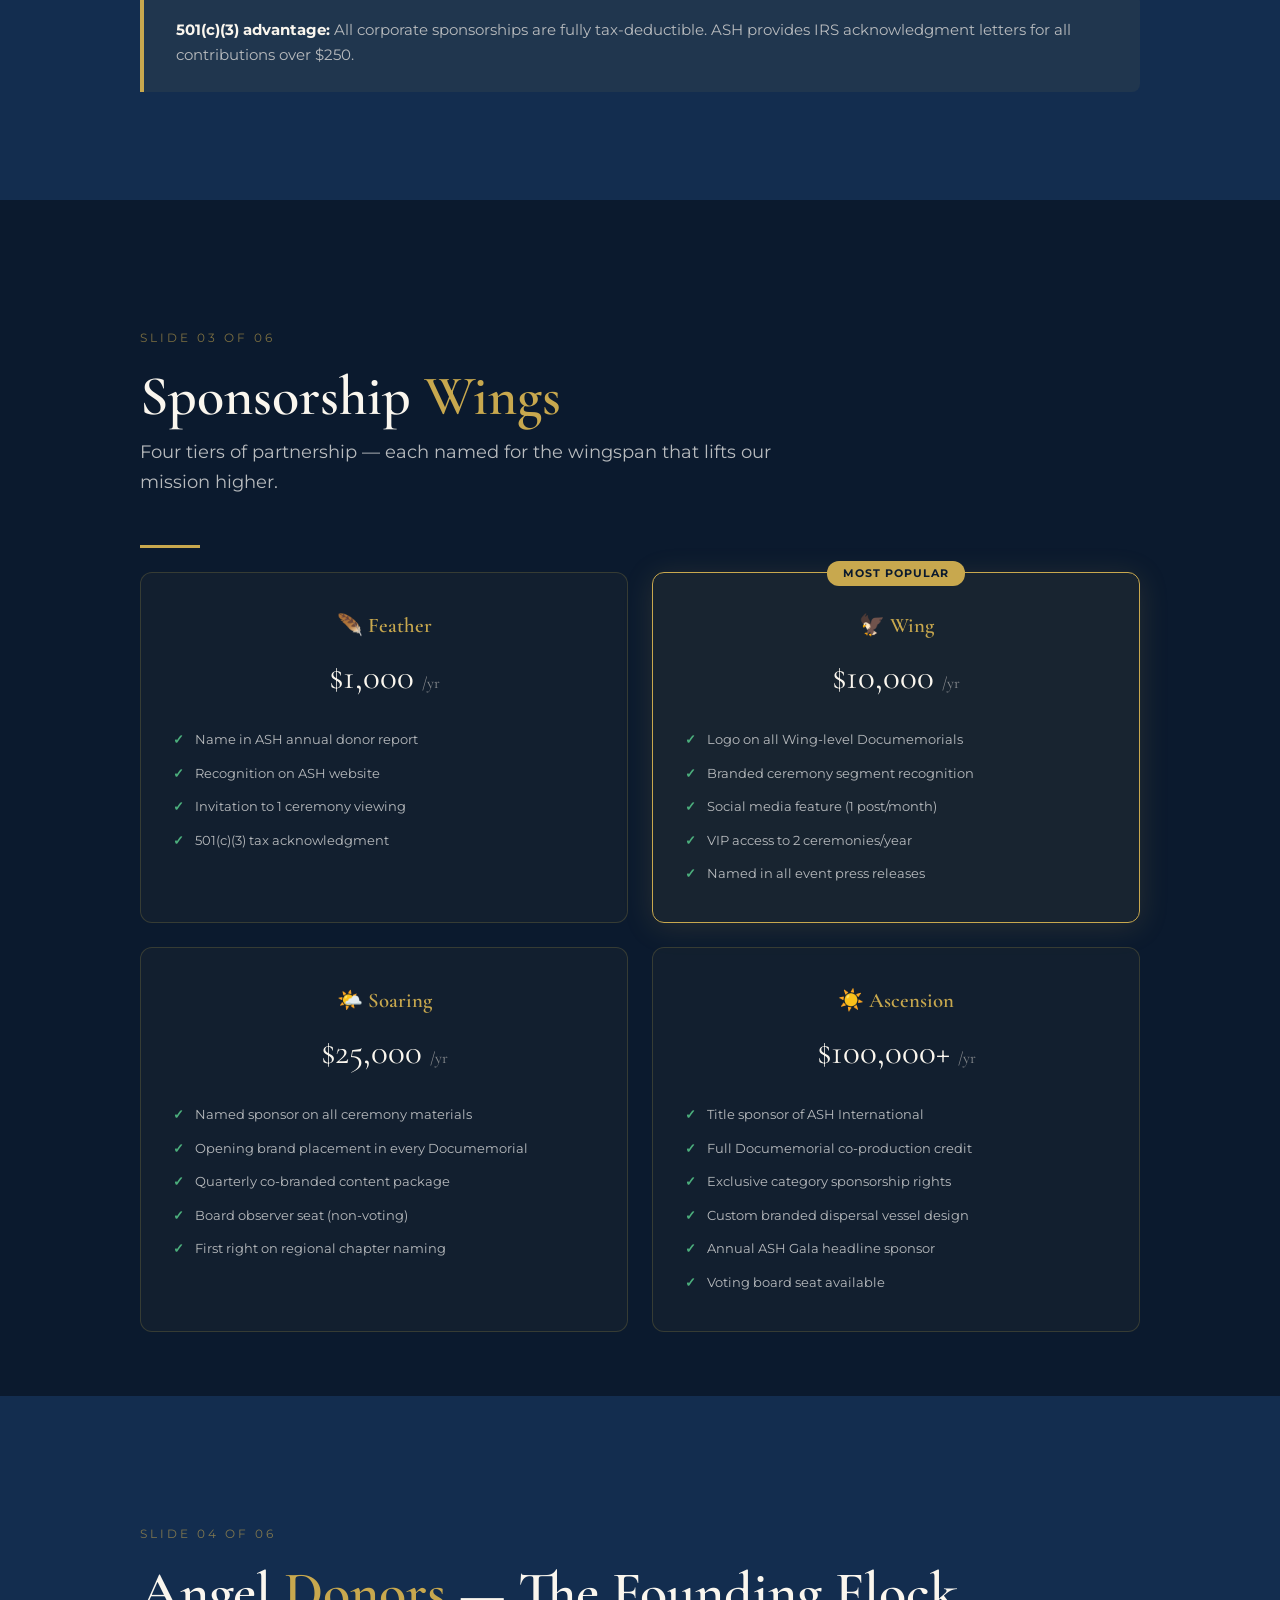
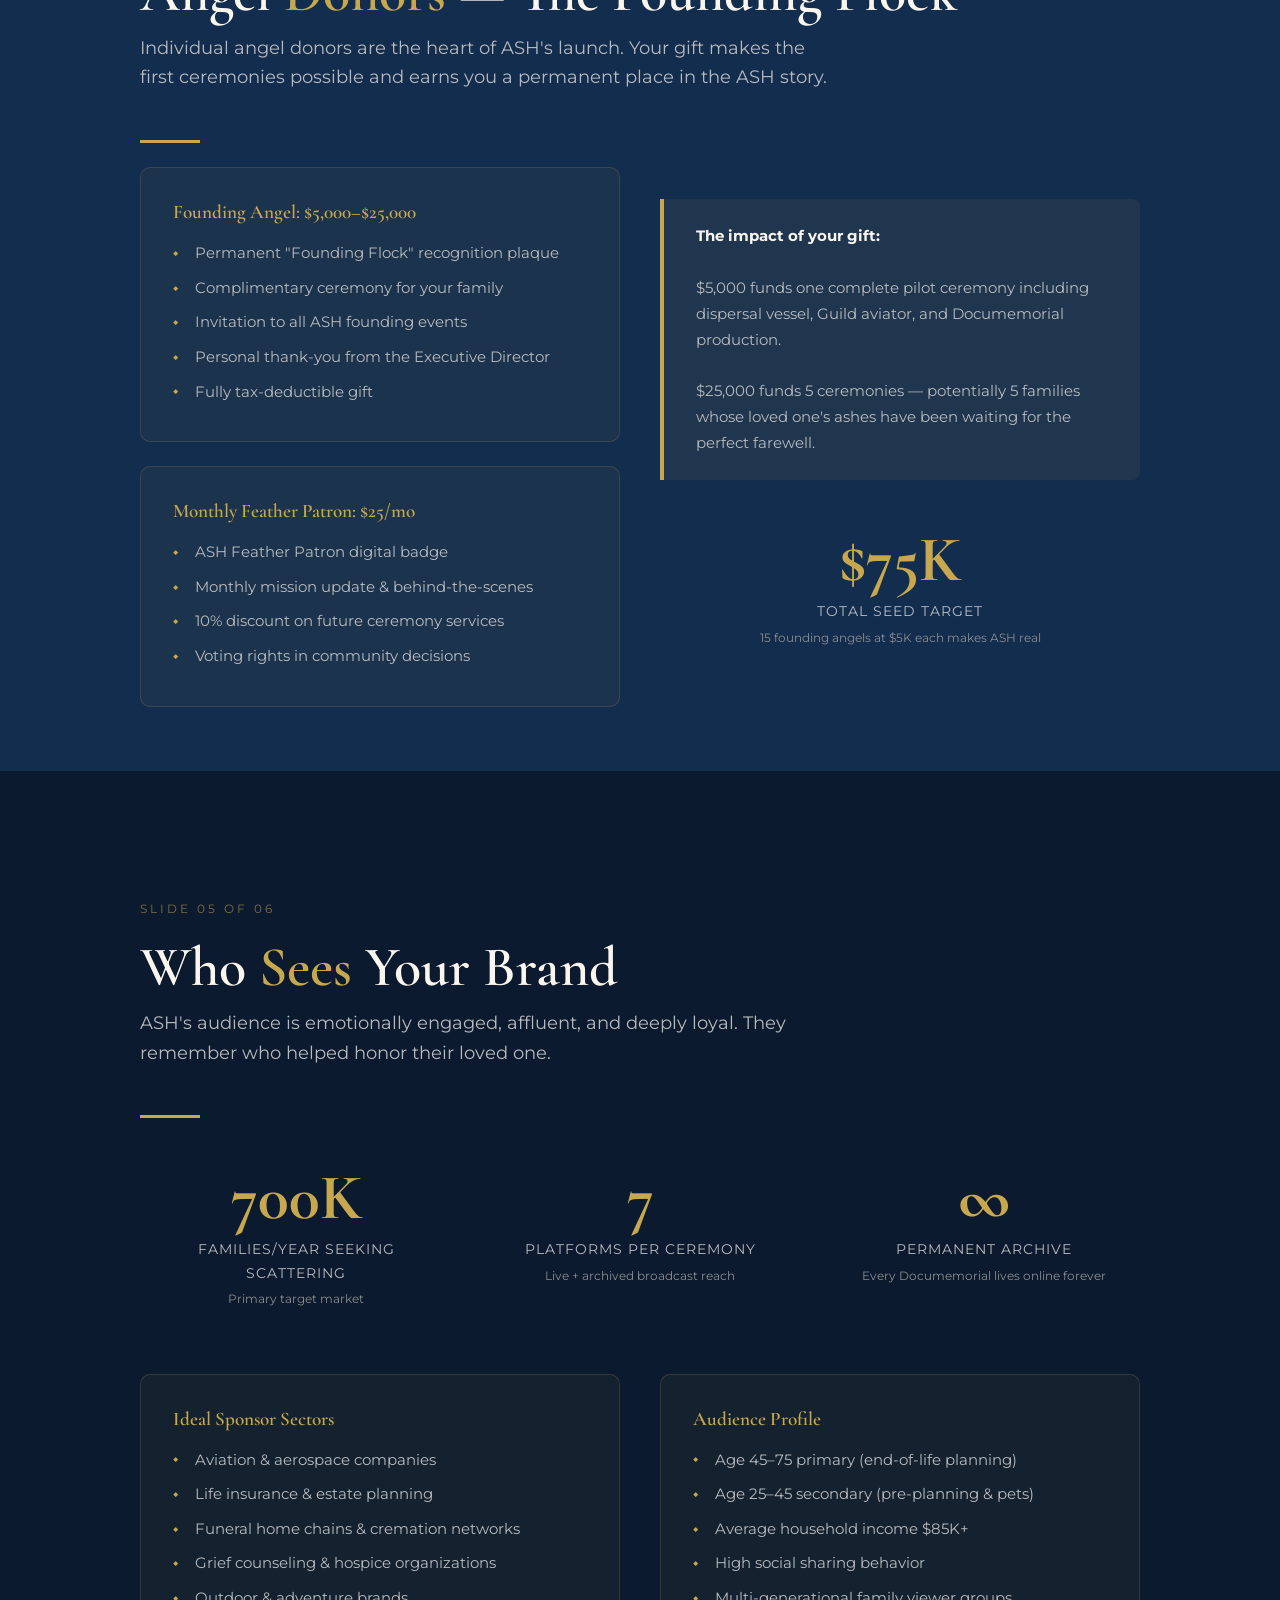
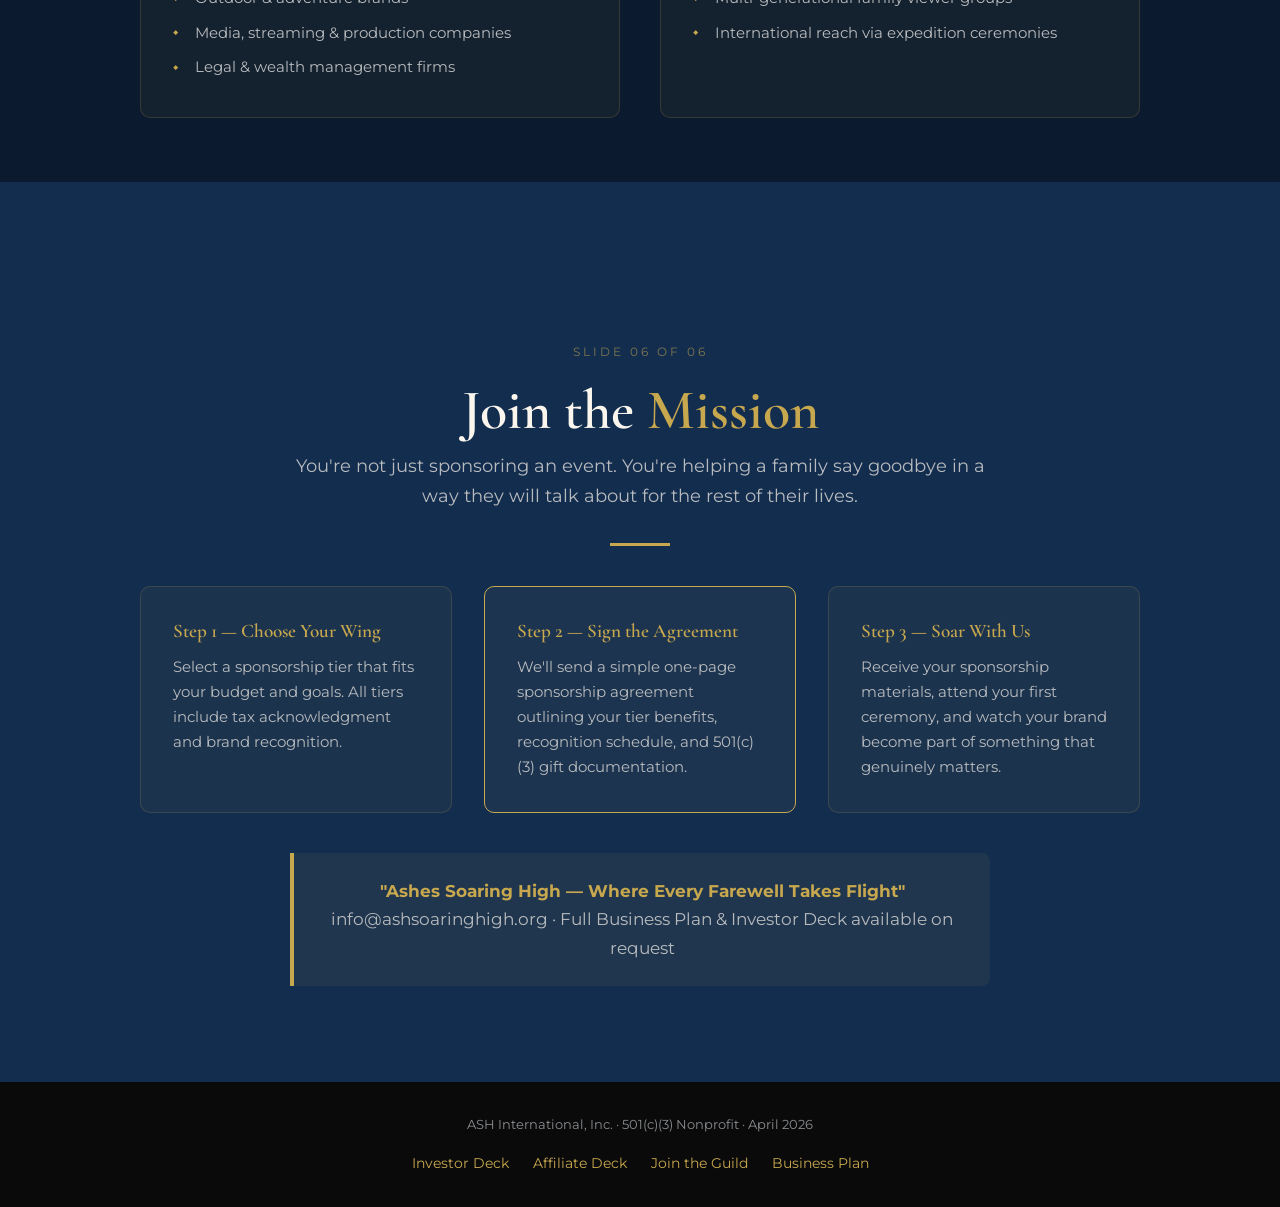
<file: sponsor-deck.html>
<!DOCTYPE html>
<html lang="en">
<head>
  <meta charset="UTF-8">
  <meta name="viewport" content="width=device-width, initial-scale=1.0">
  <title>ASH Sponsor & Angel Deck — Ashes Soaring High</title>
  <link rel="preconnect" href="https://fonts.googleapis.com">
  <link href="https://fonts.googleapis.com/css2?family=Cormorant+Garamond:ital,wght@0,400;0,600;0,700;1,400&family=Montserrat:wght@300;400;500;600;700&display=swap" rel="stylesheet">
  <link rel="stylesheet" href="css/style.css">
  <style>
    .slide { min-height:100vh; display:flex; align-items:center; justify-content:center; padding:8rem 2rem 4rem; }
    .slide:nth-child(odd) { background:var(--navy); }
    .slide:nth-child(even) { background:var(--navy-light); }
    .slide-inner { max-width:1000px; width:100%; }
    .slide-number { font-size:0.75rem; letter-spacing:3px; text-transform:uppercase; color:var(--gold); opacity:0.6; margin-bottom:1rem; }
    .slide-title { font-family:var(--font-heading); font-size:clamp(2rem,5vw,3.5rem); color:var(--cream); margin-bottom:0.5rem; line-height:1.15; }
    .slide-title span { color:var(--gold); }
    .slide-subtitle { font-size:1.1rem; color:var(--ash-light); margin-bottom:3rem; max-width:700px; }
    .slide-grid-2 { display:grid; grid-template-columns:1fr 1fr; gap:2.5rem; }
    .slide-grid-3 { display:grid; grid-template-columns:1fr 1fr 1fr; gap:2rem; }
    .deck-card { background:rgba(200,168,78,0.05); border:1px solid rgba(200,168,78,0.18); border-radius:10px; padding:2rem; }
    .deck-card h3 { color:var(--gold); font-size:1.2rem; margin-bottom:0.75rem; }
    .deck-card p, .deck-card li { color:var(--ash-light); font-size:0.92rem; line-height:1.7; }
    .deck-card ul { list-style:none; padding:0; }
    .deck-card ul li { padding:0.3rem 0 0.3rem 1.4rem; position:relative; }
    .deck-card ul li::before { content:'◆'; position:absolute; left:0; color:var(--gold); font-size:0.55rem; top:0.6rem; }
    .big-stat { text-align:center; padding:1.5rem; }
    .big-stat-num { font-family:var(--font-heading); font-size:clamp(2.5rem,5vw,4.5rem); color:var(--gold); font-weight:700; line-height:1; }
    .big-stat-label { color:var(--ash-light); font-size:0.85rem; text-transform:uppercase; letter-spacing:1px; margin-top:0.5rem; }
    .big-stat-sub { color:var(--ash-grey); font-size:0.75rem; margin-top:0.3rem; }
    .callout { background:rgba(200,168,78,0.07); border-left:4px solid var(--gold); padding:1.5rem 2rem; border-radius:0 8px 8px 0; margin:2rem 0; }
    .callout p { color:var(--ash-light); font-size:0.95rem; margin:0; }
    .tag { display:inline-block; background:rgba(200,168,78,0.12); border:1px solid rgba(200,168,78,0.3); color:var(--gold-light); padding:0.3rem 0.9rem; border-radius:20px; font-size:0.78rem; font-weight:500; margin:0.25rem; }
    .divider-gold { width:60px; height:3px; background:var(--gold); border:none; margin:1.5rem 0; }
    .hero-slide { min-height:100vh; background:linear-gradient(135deg,var(--navy) 0%,#0d2240 60%,#132d4f 100%); display:flex; align-items:center; justify-content:center; text-align:center; padding:6rem 2rem; }
    .hero-slide h1 { font-size:clamp(3rem,8vw,6rem); color:var(--cream); letter-spacing:6px; margin-bottom:1rem; }
    .hero-slide h1 span { color:var(--gold); }
    .hero-slide .tagline { font-family:var(--font-heading); font-size:clamp(1.1rem,2.5vw,1.6rem); color:var(--gold-light); font-style:italic; margin-bottom:1rem; }
    .hero-slide .deck-label { font-size:0.75rem; letter-spacing:4px; text-transform:uppercase; color:var(--ash-grey); margin-bottom:3rem; }
    .progress-bar { position:fixed; top:0; left:0; height:3px; background:var(--gold); z-index:2000; transition:width 0.2s; }
    .wing-tier { border-radius:12px; padding:2rem; text-align:center; border:1px solid rgba(200,168,78,0.2); position:relative; transition:all 0.3s; }
    .wing-tier:hover { border-color:var(--gold); transform:translateY(-4px); }
    .wing-tier.featured { border-color:var(--gold); box-shadow:0 4px 30px rgba(200,168,78,0.15); }
    .wing-tier .tier-badge { position:absolute; top:-12px; left:50%; transform:translateX(-50%); background:var(--gold); color:var(--navy); padding:0.2rem 1rem; border-radius:12px; font-size:0.7rem; font-weight:700; text-transform:uppercase; letter-spacing:1px; white-space:nowrap; }
    .wing-tier h3 { color:var(--gold); font-size:1.3rem; margin-bottom:0.5rem; margin-top:0.5rem; }
    .wing-tier .amount { font-family:var(--font-heading); font-size:2.2rem; color:var(--cream); margin-bottom:1rem; }
    .wing-tier ul { list-style:none; padding:0; text-align:left; }
    .wing-tier ul li { color:var(--ash-light); font-size:0.82rem; padding:0.35rem 0 0.35rem 1.4rem; position:relative; }
    .wing-tier ul li::before { content:'✓'; position:absolute; left:0; color:var(--success); font-weight:700; }
    @media(max-width:768px) { .slide-grid-2,.slide-grid-3 { grid-template-columns:1fr; } }
  </style>
</head>
<body>
<div class="progress-bar" id="progress"></div>

<nav class="navbar scrolled" id="navbar">
  <div class="nav-container">
    <a href="index.html" class="nav-logo">
      <svg viewBox="0 0 80 80" xmlns="http://www.w3.org/2000/svg" style="height:36px;">
        <polygon points="20,22 60,22 40,58" fill="none" stroke="#c8a84e" stroke-width="2"/>
        <circle cx="30" cy="30" r="4" fill="#c8a84e" opacity="0.8"/>
        <circle cx="50" cy="30" r="4" fill="#c8a84e" opacity="0.8"/>
        <polygon points="37,38 43,38 40,44" fill="#c8a84e" opacity="0.6"/>
      </svg>
      <div><span class="nav-logo-text">ASH</span><span class="nav-logo-tagline">Sponsor & Angel Deck</span></div>
    </a>
    <ul class="nav-links">
      <li><a href="index.html">← Website</a></li>
      <li><a href="business-plan.html">Business Plan</a></li>
      <li><a href="investor-deck.html">Investor Deck</a></li>
      <li><a href="sponsor-deck.html" class="active">Sponsor Deck</a></li>
      <li><a href="affiliate-deck.html">Affiliate Deck</a></li>
      <li><a href="hero-deck.html">Join the Guild</a></li>
    </ul>
    <button class="hamburger" aria-label="menu"><span></span><span></span><span></span></button>
  </div>
</nav>

<!-- SLIDE 1 -->
<section class="hero-slide">
  <div>
    <p class="deck-label">Sponsor & Angel Partner Presentation · April 2026</p>
    <h1><span>ASH</span> International</h1>
    <p class="tagline">Sponsor a Farewell. Change a Legacy.</p>
    <p style="color:var(--ash-light);max-width:620px;margin:0 auto 2.5rem;font-size:1.05rem;">ASH International is a 501(c)(3) nonprofit offering corporate sponsors and angel donors a rare combination: deep mission alignment, powerful brand exposure, and fully tax-deductible giving.</p>
    <div style="display:flex;gap:1.5rem;justify-content:center;flex-wrap:wrap;">
      <span class="tag">100% Tax Deductible</span>
      <span class="tag">National Brand Exposure</span>
      <span class="tag">Viral Documemorial Content</span>
      <span class="tag">Mission-Driven</span>
    </div>
  </div>
</section>

<!-- SLIDE 2: Why Sponsor ASH -->
<section class="slide">
  <div class="slide-inner">
    <p class="slide-number">Slide 02 of 06</p>
    <h2 class="slide-title">Why <span>Sponsor</span> ASH?</h2>
    <p class="slide-subtitle">Your brand becomes part of one of the most emotionally powerful, visually stunning, and widely shared events a family will ever experience.</p>
    <hr class="divider-gold">
    <div class="slide-grid-3">
      <div class="deck-card">
        <h3>🎥 Documemorial Reach</h3>
        <p>Every ceremony is broadcast live across 7 platforms — YouTube, Instagram, TikTok, Facebook, X, LinkedIn, and direct stream. Your sponsor recognition reaches every viewer, everywhere, forever.</p>
      </div>
      <div class="deck-card" style="border-color:var(--gold);">
        <h3>❤️ Emotional Resonance</h3>
        <p>Ash dispersal ceremonies are among the most moving moments in a family's life. Sponsors associated with ASH are remembered as partners in something sacred — not just a logo on a banner.</p>
      </div>
      <div class="deck-card">
        <h3>✈️ Unique Content Asset</h3>
        <p>Aerial footage of skydiving formations, balloon releases at sunset, and soaring dispersals over iconic landscapes generates millions of organic views. Your brand is embedded in that content.</p>
      </div>
    </div>
    <div class="callout">
      <p><strong style="color:var(--cream);">501(c)(3) advantage:</strong> All corporate sponsorships are fully tax-deductible. ASH provides IRS acknowledgment letters for all contributions over $250.</p>
    </div>
  </div>
</section>

<!-- SLIDE 3: Sponsorship Tiers -->
<section class="slide">
  <div class="slide-inner">
    <p class="slide-number">Slide 03 of 06</p>
    <h2 class="slide-title">Sponsorship <span>Wings</span></h2>
    <p class="slide-subtitle">Four tiers of partnership — each named for the wingspan that lifts our mission higher.</p>
    <hr class="divider-gold">
    <div class="slide-grid-2" style="gap:1.5rem;">
      <div class="wing-tier" style="background:rgba(200,168,78,0.04);">
        <h3>🪶 Feather</h3>
        <div class="amount">$1,000 <span style="font-size:1rem;color:var(--ash-grey);">/yr</span></div>
        <ul>
          <li>Name in ASH annual donor report</li>
          <li>Recognition on ASH website</li>
          <li>Invitation to 1 ceremony viewing</li>
          <li>501(c)(3) tax acknowledgment</li>
        </ul>
      </div>
      <div class="wing-tier featured" style="background:rgba(200,168,78,0.07);">
        <span class="tier-badge">Most Popular</span>
        <h3>🦅 Wing</h3>
        <div class="amount">$10,000 <span style="font-size:1rem;color:var(--ash-grey);">/yr</span></div>
        <ul>
          <li>Logo on all Wing-level Documemorials</li>
          <li>Branded ceremony segment recognition</li>
          <li>Social media feature (1 post/month)</li>
          <li>VIP access to 2 ceremonies/year</li>
          <li>Named in all event press releases</li>
        </ul>
      </div>
      <div class="wing-tier" style="background:rgba(200,168,78,0.04);">
        <h3>🌤️ Soaring</h3>
        <div class="amount">$25,000 <span style="font-size:1rem;color:var(--ash-grey);">/yr</span></div>
        <ul>
          <li>Named sponsor on all ceremony materials</li>
          <li>Opening brand placement in every Documemorial</li>
          <li>Quarterly co-branded content package</li>
          <li>Board observer seat (non-voting)</li>
          <li>First right on regional chapter naming</li>
        </ul>
      </div>
      <div class="wing-tier" style="background:rgba(200,168,78,0.04);">
        <h3>☀️ Ascension</h3>
        <div class="amount">$100,000+ <span style="font-size:1rem;color:var(--ash-grey);">/yr</span></div>
        <ul>
          <li>Title sponsor of ASH International</li>
          <li>Full Documemorial co-production credit</li>
          <li>Exclusive category sponsorship rights</li>
          <li>Custom branded dispersal vessel design</li>
          <li>Annual ASH Gala headline sponsor</li>
          <li>Voting board seat available</li>
        </ul>
      </div>
    </div>
  </div>
</section>

<!-- SLIDE 4: Angel Donors -->
<section class="slide">
  <div class="slide-inner">
    <p class="slide-number">Slide 04 of 06</p>
    <h2 class="slide-title">Angel <span>Donors</span> — The Founding Flock</h2>
    <p class="slide-subtitle">Individual angel donors are the heart of ASH's launch. Your gift makes the first ceremonies possible and earns you a permanent place in the ASH story.</p>
    <hr class="divider-gold">
    <div class="slide-grid-2">
      <div>
        <div class="deck-card" style="margin-bottom:1.5rem;">
          <h3>Founding Angel: $5,000–$25,000</h3>
          <ul>
            <li>Permanent "Founding Flock" recognition plaque</li>
            <li>Complimentary ceremony for your family</li>
            <li>Invitation to all ASH founding events</li>
            <li>Personal thank-you from the Executive Director</li>
            <li>Fully tax-deductible gift</li>
          </ul>
        </div>
        <div class="deck-card">
          <h3>Monthly Feather Patron: $25/mo</h3>
          <ul>
            <li>ASH Feather Patron digital badge</li>
            <li>Monthly mission update & behind-the-scenes</li>
            <li>10% discount on future ceremony services</li>
            <li>Voting rights in community decisions</li>
          </ul>
        </div>
      </div>
      <div>
        <div class="callout" style="margin-bottom:1.5rem;">
          <p><strong style="color:var(--cream);">The impact of your gift:</strong><br><br>
          $5,000 funds one complete pilot ceremony including dispersal vessel, Guild aviator, and Documemorial production.<br><br>
          $25,000 funds 5 ceremonies — potentially 5 families whose loved one's ashes have been waiting for the perfect farewell.</p>
        </div>
        <div class="big-stat">
          <div class="big-stat-num">$75K</div>
          <div class="big-stat-label">Total Seed Target</div>
          <div class="big-stat-sub">15 founding angels at $5K each makes ASH real</div>
        </div>
      </div>
    </div>
  </div>
</section>

<!-- SLIDE 5: Who We Reach -->
<section class="slide">
  <div class="slide-inner">
    <p class="slide-number">Slide 05 of 06</p>
    <h2 class="slide-title">Who <span>Sees</span> Your Brand</h2>
    <p class="slide-subtitle">ASH's audience is emotionally engaged, affluent, and deeply loyal. They remember who helped honor their loved one.</p>
    <hr class="divider-gold">
    <div class="slide-grid-3" style="margin-bottom:2.5rem;">
      <div class="big-stat">
        <div class="big-stat-num">700K</div>
        <div class="big-stat-label">Families/Year Seeking Scattering</div>
        <div class="big-stat-sub">Primary target market</div>
      </div>
      <div class="big-stat">
        <div class="big-stat-num">7</div>
        <div class="big-stat-label">Platforms Per Ceremony</div>
        <div class="big-stat-sub">Live + archived broadcast reach</div>
      </div>
      <div class="big-stat">
        <div class="big-stat-num">∞</div>
        <div class="big-stat-label">Permanent Archive</div>
        <div class="big-stat-sub">Every Documemorial lives online forever</div>
      </div>
    </div>
    <div class="slide-grid-2">
      <div class="deck-card">
        <h3>Ideal Sponsor Sectors</h3>
        <ul>
          <li>Aviation & aerospace companies</li>
          <li>Life insurance & estate planning</li>
          <li>Funeral home chains & cremation networks</li>
          <li>Grief counseling & hospice organizations</li>
          <li>Outdoor & adventure brands</li>
          <li>Media, streaming & production companies</li>
          <li>Legal & wealth management firms</li>
        </ul>
      </div>
      <div class="deck-card">
        <h3>Audience Profile</h3>
        <ul>
          <li>Age 45–75 primary (end-of-life planning)</li>
          <li>Age 25–45 secondary (pre-planning & pets)</li>
          <li>Average household income $85K+</li>
          <li>High social sharing behavior</li>
          <li>Multi-generational family viewer groups</li>
          <li>International reach via expedition ceremonies</li>
        </ul>
      </div>
    </div>
  </div>
</section>

<!-- SLIDE 6: Join the Mission -->
<section class="slide">
  <div class="slide-inner" style="text-align:center;">
    <p class="slide-number">Slide 06 of 06</p>
    <h2 class="slide-title" style="text-align:center;">Join the <span>Mission</span></h2>
    <p class="slide-subtitle" style="margin:0 auto 2rem;">You're not just sponsoring an event. You're helping a family say goodbye in a way they will talk about for the rest of their lives.</p>
    <hr class="divider-gold" style="margin:1.5rem auto;">
    <div class="slide-grid-3" style="margin:2.5rem 0;text-align:left;">
      <div class="deck-card">
        <h3>Step 1 — Choose Your Wing</h3>
        <p>Select a sponsorship tier that fits your budget and goals. All tiers include tax acknowledgment and brand recognition.</p>
      </div>
      <div class="deck-card" style="border-color:var(--gold);">
        <h3>Step 2 — Sign the Agreement</h3>
        <p>We'll send a simple one-page sponsorship agreement outlining your tier benefits, recognition schedule, and 501(c)(3) gift documentation.</p>
      </div>
      <div class="deck-card">
        <h3>Step 3 — Soar With Us</h3>
        <p>Receive your sponsorship materials, attend your first ceremony, and watch your brand become part of something that genuinely matters.</p>
      </div>
    </div>
    <div class="callout" style="max-width:700px;margin:0 auto;">
      <p style="text-align:center;font-size:1.05rem;">
        <strong style="color:var(--gold);">"Ashes Soaring High — Where Every Farewell Takes Flight"</strong><br>
        <span style="color:var(--ash-light);">info@ashsoaringhigh.org · Full Business Plan & Investor Deck available on request</span>
      </p>
    </div>
  </div>
</section>

<footer class="footer" style="padding:2rem 0;">
  <div class="container" style="text-align:center;">
    <p style="color:var(--ash-grey);font-size:0.8rem;">ASH International, Inc. · 501(c)(3) Nonprofit · April 2026</p>
    <div style="margin-top:1rem;display:flex;gap:1.5rem;justify-content:center;flex-wrap:wrap;">
      <a href="investor-deck.html" style="color:var(--gold);font-size:0.85rem;">Investor Deck</a>
      <a href="affiliate-deck.html" style="color:var(--gold);font-size:0.85rem;">Affiliate Deck</a>
      <a href="hero-deck.html" style="color:var(--gold);font-size:0.85rem;">Join the Guild</a>
      <a href="business-plan.html" style="color:var(--gold);font-size:0.85rem;">Business Plan</a>
    </div>
  </div>
</footer>
<script src="js/main.js"></script>
<script>
  window.addEventListener('scroll', () => {
    const p = (window.scrollY / (document.body.scrollHeight - window.innerHeight)) * 100;
    document.getElementById('progress').style.width = p + '%';
  });
</script>
</body>
</html>
</file>
<file: css/style.css>
/* ============================================================
   ASH – Ashes Soaring High | Master Stylesheet
   Color Palette: Deep Navy, Gold, Warm Cream, Ash Grey
   ============================================================ */

/* ---------- CSS Variables ---------- */
:root {
  --navy: #0b1a2e;
  --navy-light: #132d4f;
  --navy-mid: #1a3a5c;
  --gold: #c8a84e;
  --gold-light: #e6cc80;
  --gold-dark: #a68b3a;
  --cream: #faf6ee;
  --cream-dark: #f0e8d6;
  --ash-grey: #8a8d90;
  --ash-light: #b8bbbe;
  --charcoal: #2c2f33;
  --white: #ffffff;
  --black: #0a0a0a;
  --success: #4caf7d;
  --danger: #d45050;
  --font-heading: 'Cormorant Garamond', 'Georgia', serif;
  --font-body: 'Montserrat', 'Segoe UI', sans-serif;
  --transition: 0.3s ease;
  --shadow: 0 4px 20px rgba(0,0,0,0.3);
  --shadow-gold: 0 4px 30px rgba(200,168,78,0.15);
}

/* ---------- Reset ---------- */
*, *::before, *::after {
  margin: 0;
  padding: 0;
  box-sizing: border-box;
}

html {
  scroll-behavior: smooth;
  font-size: 16px;
}

body {
  font-family: var(--font-body);
  color: var(--cream);
  background: var(--navy);
  line-height: 1.7;
  overflow-x: hidden;
}

a { color: var(--gold); text-decoration: none; transition: color var(--transition); }
a:hover { color: var(--gold-light); }

img { max-width: 100%; display: block; }

h1, h2, h3, h4, h5 {
  font-family: var(--font-heading);
  font-weight: 600;
  line-height: 1.25;
}

/* ---------- Utility ---------- */
.container {
  max-width: 1200px;
  margin: 0 auto;
  padding: 0 2rem;
}

.section-padding { padding: 6rem 0; }

.text-center { text-align: center; }
.text-gold { color: var(--gold); }
.text-cream { color: var(--cream); }

.btn {
  display: inline-block;
  padding: 0.85rem 2.2rem;
  border-radius: 4px;
  font-family: var(--font-body);
  font-size: 0.95rem;
  font-weight: 600;
  letter-spacing: 0.5px;
  text-transform: uppercase;
  cursor: pointer;
  transition: all var(--transition);
  border: 2px solid transparent;
}

.btn-gold {
  background: var(--gold);
  color: var(--navy);
  border-color: var(--gold);
}
.btn-gold:hover {
  background: transparent;
  color: var(--gold);
  border-color: var(--gold);
}

.btn-outline {
  background: transparent;
  color: var(--gold);
  border-color: var(--gold);
}
.btn-outline:hover {
  background: var(--gold);
  color: var(--navy);
}

.btn-white {
  background: var(--cream);
  color: var(--navy);
  border-color: var(--cream);
}
.btn-white:hover {
  background: transparent;
  color: var(--cream);
}

.section-title {
  font-size: 2.8rem;
  margin-bottom: 0.5rem;
  color: var(--gold);
}

.section-subtitle {
  font-size: 1.15rem;
  color: var(--ash-light);
  max-width: 700px;
  margin: 0 auto 3rem;
}

.divider {
  width: 80px;
  height: 3px;
  background: var(--gold);
  margin: 1.5rem auto 2rem;
  border: none;
}

/* ---------- Navigation ---------- */
.navbar {
  position: fixed;
  top: 0;
  left: 0;
  width: 100%;
  z-index: 1000;
  padding: 1rem 0;
  transition: all var(--transition);
  background: transparent;
}

.navbar.scrolled {
  background: rgba(11, 26, 46, 0.97);
  backdrop-filter: blur(10px);
  box-shadow: 0 2px 20px rgba(0,0,0,0.4);
  padding: 0.6rem 0;
}

.nav-container {
  max-width: 1300px;
  margin: 0 auto;
  padding: 0 2rem;
  display: flex;
  align-items: center;
  justify-content: space-between;
}

.nav-logo {
  display: flex;
  align-items: center;
  gap: 0.75rem;
}

.nav-logo svg { height: 48px; width: auto; }
.nav-logo-diagram { height: 48px; width: auto; object-fit: contain; }

.nav-logo-text {
  font-family: var(--font-heading);
  font-size: 1.6rem;
  font-weight: 700;
  color: var(--gold);
  letter-spacing: 3px;
}

.nav-logo-tagline {
  font-size: 0.65rem;
  color: var(--ash-light);
  letter-spacing: 2px;
  text-transform: uppercase;
  display: block;
  margin-top: -4px;
}

.nav-links {
  display: flex;
  list-style: none;
  gap: 2rem;
  align-items: center;
}

.nav-links a {
  color: var(--cream);
  font-size: 0.85rem;
  font-weight: 500;
  letter-spacing: 1px;
  text-transform: uppercase;
  position: relative;
  padding-bottom: 4px;
}

.nav-links a::after {
  content: '';
  position: absolute;
  bottom: 0;
  left: 0;
  width: 0;
  height: 2px;
  background: var(--gold);
  transition: width var(--transition);
}

.nav-links a:hover::after,
.nav-links a.active::after { width: 100%; }
.nav-links a:hover { color: var(--gold); }

.nav-cta {
  background: var(--gold) !important;
  color: var(--navy) !important;
  padding: 0.5rem 1.2rem;
  border-radius: 4px;
  font-weight: 600 !important;
}
.nav-cta::after { display: none !important; }
.nav-cta:hover { background: var(--gold-light) !important; }

.hamburger {
  display: none;
  flex-direction: column;
  gap: 5px;
  cursor: pointer;
  background: none;
  border: none;
  padding: 0.5rem;
}
.hamburger span {
  width: 26px;
  height: 2px;
  background: var(--gold);
  transition: all var(--transition);
}

/* ---------- Hero ---------- */
.hero {
  min-height: 100vh;
  display: flex;
  align-items: center;
  justify-content: center;
  position: relative;
  overflow: hidden;
  background: linear-gradient(135deg, var(--navy) 0%, #0d2240 50%, #132d4f 100%);
}

.hero-bg-pattern {
  position: absolute;
  inset: 0;
  opacity: 0.04;
  background-image: 
    radial-gradient(circle at 20% 50%, var(--gold) 1px, transparent 1px),
    radial-gradient(circle at 80% 20%, var(--gold) 1px, transparent 1px),
    radial-gradient(circle at 60% 80%, var(--gold) 1px, transparent 1px);
  background-size: 60px 60px, 80px 80px, 100px 100px;
}

.hero-content {
  text-align: center;
  z-index: 2;
  max-width: 900px;
  padding: 2rem;
}

.hero-owl {
  margin: 0 auto 2rem;
  width: 180px;
  height: auto;
  animation: float 6s ease-in-out infinite;
}

.hero-diagram {
  width: 100%;
  height: auto;
  object-fit: contain;
  max-width: 100%;
}

@keyframes float {
  0%, 100% { transform: translateY(0); }
  50% { transform: translateY(-15px); }
}

.hero h1 {
  font-size: 4.5rem;
  font-weight: 700;
  color: var(--cream);
  margin-bottom: 0.5rem;
  letter-spacing: 6px;
}

.hero h1 span { color: var(--gold); }

.hero-tagline {
  font-size: 1.4rem;
  font-family: var(--font-heading);
  color: var(--gold-light);
  font-style: italic;
  margin-bottom: 1rem;
}

.hero-description {
  font-size: 1.05rem;
  color: var(--ash-light);
  max-width: 650px;
  margin: 0 auto 2.5rem;
}

.hero-buttons {
  display: flex;
  gap: 1.2rem;
  justify-content: center;
  flex-wrap: wrap;
}

.hero-stats {
  display: flex;
  gap: 3rem;
  justify-content: center;
  margin-top: 4rem;
  flex-wrap: wrap;
}

.hero-stat {
  text-align: center;
}
.hero-stat-number {
  font-family: var(--font-heading);
  font-size: 2.5rem;
  color: var(--gold);
  font-weight: 700;
}
.hero-stat-label {
  font-size: 0.8rem;
  color: var(--ash-light);
  text-transform: uppercase;
  letter-spacing: 1px;
}

/* ---------- About / Mission ---------- */
.about { background: var(--navy-light); }

.about-grid {
  display: grid;
  grid-template-columns: 1fr 1fr;
  gap: 4rem;
  align-items: center;
}

.about-text h2 {
  font-size: 2.4rem;
  color: var(--gold);
  margin-bottom: 1rem;
}

.about-text p {
  color: var(--ash-light);
  margin-bottom: 1.2rem;
  font-size: 1.02rem;
}

.about-visual {
  display: flex;
  justify-content: center;
  align-items: center;
}

.about-values {
  display: grid;
  grid-template-columns: repeat(3, 1fr);
  gap: 2rem;
  margin-top: 4rem;
}

.value-card {
  background: rgba(200,168,78,0.06);
  border: 1px solid rgba(200,168,78,0.15);
  border-radius: 8px;
  padding: 2rem;
  text-align: center;
  transition: all var(--transition);
}
.value-card:hover {
  transform: translateY(-4px);
  border-color: var(--gold);
  box-shadow: var(--shadow-gold);
}
.value-card-icon {
  font-size: 2.5rem;
  margin-bottom: 1rem;
}
.value-card h4 {
  color: var(--gold);
  font-size: 1.2rem;
  margin-bottom: 0.5rem;
}
.value-card p {
  color: var(--ash-light);
  font-size: 0.9rem;
}

/* ---------- Three Pillars (A-S-H) ---------- */
.pillars { background: var(--navy); }

.pillar-triangle-container {
  display: flex;
  justify-content: center;
  margin-bottom: 4rem;
}

.pillars-grid {
  display: grid;
  grid-template-columns: repeat(3, 1fr);
  gap: 2.5rem;
}

.pillar-card {
  background: linear-gradient(180deg, rgba(200,168,78,0.08) 0%, rgba(11,26,46,0.5) 100%);
  border: 1px solid rgba(200,168,78,0.2);
  border-radius: 12px;
  padding: 2.5rem 2rem;
  text-align: center;
  position: relative;
  overflow: hidden;
  transition: all var(--transition);
}
.pillar-card:hover {
  transform: translateY(-6px);
  border-color: var(--gold);
  box-shadow: var(--shadow-gold);
}

.pillar-letter {
  font-family: var(--font-heading);
  font-size: 4rem;
  font-weight: 700;
  color: var(--gold);
  line-height: 1;
  margin-bottom: 0.5rem;
}

.pillar-name {
  font-size: 1.3rem;
  color: var(--cream);
  margin-bottom: 0.5rem;
}

.pillar-full-name {
  font-size: 0.85rem;
  color: var(--gold-light);
  text-transform: uppercase;
  letter-spacing: 2px;
  margin-bottom: 1.2rem;
}

.pillar-description {
  color: var(--ash-light);
  font-size: 0.95rem;
  margin-bottom: 1.5rem;
}

.pillar-features {
  list-style: none;
  text-align: left;
}
.pillar-features li {
  color: var(--ash-light);
  font-size: 0.88rem;
  padding: 0.4rem 0;
  padding-left: 1.5rem;
  position: relative;
}
.pillar-features li::before {
  content: '◈';
  position: absolute;
  left: 0;
  color: var(--gold);
}

/* ---------- Services ---------- */
.services { background: var(--navy-light); }

.services-grid {
  display: grid;
  grid-template-columns: repeat(auto-fit, minmax(280px, 1fr));
  gap: 2rem;
}

.service-card {
  background: rgba(11,26,46,0.6);
  border: 1px solid rgba(200,168,78,0.12);
  border-radius: 10px;
  padding: 2.2rem;
  transition: all var(--transition);
  cursor: default;
}
.service-card:hover {
  border-color: var(--gold);
  transform: translateY(-4px);
  box-shadow: var(--shadow-gold);
}

.service-icon {
  font-size: 2.4rem;
  margin-bottom: 1rem;
}

.service-card h4 {
  color: var(--gold);
  font-size: 1.15rem;
  margin-bottom: 0.6rem;
}

.service-card p {
  color: var(--ash-light);
  font-size: 0.92rem;
}

/* ---------- Process (7-Step Loop) ---------- */
.process { background: var(--navy); }

.process-loop {
  display: grid;
  grid-template-columns: repeat(7, 1fr);
  gap: 1rem;
  margin-top: 3rem;
  position: relative;
}

.process-step {
  background: rgba(200,168,78,0.05);
  border: 1px solid rgba(200,168,78,0.15);
  border-radius: 10px;
  padding: 1.8rem 1rem;
  text-align: center;
  position: relative;
  transition: all var(--transition);
}
.process-step:hover {
  border-color: var(--gold);
  box-shadow: var(--shadow-gold);
  transform: translateY(-4px);
}

.process-step-num {
  width: 40px;
  height: 40px;
  background: var(--gold);
  color: var(--navy);
  border-radius: 50%;
  display: flex;
  align-items: center;
  justify-content: center;
  font-weight: 700;
  font-size: 1.1rem;
  margin: 0 auto 1rem;
}

.process-step h5 {
  color: var(--cream);
  font-size: 0.95rem;
  margin-bottom: 0.5rem;
}

.process-step p {
  color: var(--ash-light);
  font-size: 0.78rem;
  line-height: 1.5;
}

.process-edge-label {
  color: var(--gold-dark);
  font-size: 0.75rem;
  text-transform: uppercase;
  letter-spacing: 1px;
  text-align: center;
  margin-top: 2rem;
  font-weight: 600;
}

/* ---------- Documemorial ---------- */
.documemorial { background: var(--navy-light); }

.documemorial-content {
  display: grid;
  grid-template-columns: 1fr 1fr;
  gap: 4rem;
  align-items: center;
}

.documemorial-text h3 {
  color: var(--gold);
  font-size: 2rem;
  margin-bottom: 1rem;
}
.documemorial-text p {
  color: var(--ash-light);
  margin-bottom: 1rem;
}

.documemorial-channels {
  display: flex;
  flex-wrap: wrap;
  gap: 0.8rem;
  margin-top: 1.5rem;
}

.channel-tag {
  background: rgba(200,168,78,0.1);
  border: 1px solid rgba(200,168,78,0.3);
  color: var(--gold-light);
  padding: 0.4rem 1rem;
  border-radius: 20px;
  font-size: 0.8rem;
  font-weight: 500;
  letter-spacing: 0.5px;
}

/* ---------- Events ---------- */
.events { background: var(--navy); }

.events-grid {
  display: grid;
  grid-template-columns: repeat(auto-fit, minmax(340px, 1fr));
  gap: 2rem;
}

.event-card {
  background: linear-gradient(180deg, rgba(200,168,78,0.06) 0%, rgba(11,26,46,0.8) 100%);
  border: 1px solid rgba(200,168,78,0.15);
  border-radius: 12px;
  overflow: hidden;
  transition: all var(--transition);
}
.event-card:hover {
  border-color: var(--gold);
  box-shadow: var(--shadow-gold);
}

.event-card-header {
  background: rgba(200,168,78,0.08);
  padding: 1.5rem 2rem;
  border-bottom: 1px solid rgba(200,168,78,0.1);
}

.event-date {
  font-size: 0.78rem;
  color: var(--gold);
  text-transform: uppercase;
  letter-spacing: 1px;
}
.event-card-header h4 {
  color: var(--cream);
  font-size: 1.2rem;
  margin-top: 0.3rem;
}

.event-card-body {
  padding: 1.5rem 2rem;
}
.event-card-body p {
  color: var(--ash-light);
  font-size: 0.9rem;
  margin-bottom: 1rem;
}

.event-meta {
  display: flex;
  justify-content: space-between;
  align-items: center;
  flex-wrap: wrap;
  gap: 0.5rem;
}

.event-location {
  color: var(--gold-light);
  font-size: 0.8rem;
}

.event-slots {
  background: rgba(76,175,125,0.15);
  color: var(--success);
  padding: 0.3rem 0.8rem;
  border-radius: 12px;
  font-size: 0.75rem;
  font-weight: 600;
}

.event-join-cta {
  margin-top: 1.2rem;
  text-align: center;
}

/* ---------- Testimonials ---------- */
.testimonials { background: var(--navy-light); }

.testimonials-grid {
  display: grid;
  grid-template-columns: repeat(auto-fit, minmax(320px, 1fr));
  gap: 2rem;
}

.testimonial-card {
  background: rgba(11,26,46,0.5);
  border: 1px solid rgba(200,168,78,0.1);
  border-radius: 10px;
  padding: 2rem;
  position: relative;
}
.testimonial-card::before {
  content: '"';
  font-family: var(--font-heading);
  font-size: 5rem;
  color: var(--gold);
  opacity: 0.2;
  position: absolute;
  top: 0;
  left: 1rem;
  line-height: 1;
}

.testimonial-card p {
  color: var(--ash-light);
  font-size: 0.95rem;
  font-style: italic;
  margin-bottom: 1.2rem;
  position: relative;
  z-index: 1;
}

.testimonial-author {
  color: var(--gold);
  font-weight: 600;
  font-size: 0.9rem;
}
.testimonial-role {
  color: var(--ash-grey);
  font-size: 0.78rem;
}

/* ---------- Registration / Wishes ---------- */
.register { background: var(--navy); }

.register-grid {
  display: grid;
  grid-template-columns: 1fr 1fr;
  gap: 3rem;
}

.register-info h3 {
  color: var(--gold);
  font-size: 1.8rem;
  margin-bottom: 1rem;
}
.register-info p {
  color: var(--ash-light);
  margin-bottom: 1.2rem;
}

.register-features {
  list-style: none;
}
.register-features li {
  color: var(--ash-light);
  padding: 0.5rem 0;
  padding-left: 1.8rem;
  position: relative;
  font-size: 0.92rem;
}
.register-features li::before {
  content: '✦';
  position: absolute;
  left: 0;
  color: var(--gold);
}

.form-card {
  background: rgba(200,168,78,0.04);
  border: 1px solid rgba(200,168,78,0.15);
  border-radius: 12px;
  padding: 2.5rem;
}

.form-card h3 {
  color: var(--cream);
  font-size: 1.4rem;
  margin-bottom: 1.5rem;
  text-align: center;
}

.form-group {
  margin-bottom: 1.2rem;
}

.form-group label {
  display: block;
  color: var(--gold-light);
  font-size: 0.82rem;
  font-weight: 500;
  margin-bottom: 0.4rem;
  text-transform: uppercase;
  letter-spacing: 0.5px;
}

.form-group input,
.form-group select,
.form-group textarea {
  width: 100%;
  padding: 0.75rem 1rem;
  background: rgba(11,26,46,0.6);
  border: 1px solid rgba(200,168,78,0.2);
  border-radius: 6px;
  color: var(--cream);
  font-family: var(--font-body);
  font-size: 0.92rem;
  transition: border-color var(--transition);
}

.form-group input:focus,
.form-group select:focus,
.form-group textarea:focus {
  outline: none;
  border-color: var(--gold);
}

.form-group textarea { resize: vertical; min-height: 100px; }

.form-row {
  display: grid;
  grid-template-columns: 1fr 1fr;
  gap: 1rem;
}

.form-submit {
  width: 100%;
  margin-top: 1rem;
}

/* ---------- Investors / Sponsors ---------- */
.investors { background: var(--navy-light); }

.investor-tiers {
  display: grid;
  grid-template-columns: repeat(3, 1fr);
  gap: 2rem;
  margin-top: 3rem;
}

.tier-card {
  background: rgba(11,26,46,0.5);
  border: 1px solid rgba(200,168,78,0.15);
  border-radius: 12px;
  padding: 2.5rem 2rem;
  text-align: center;
  transition: all var(--transition);
  position: relative;
}
.tier-card.featured {
  border-color: var(--gold);
  box-shadow: var(--shadow-gold);
}
.tier-card:hover { transform: translateY(-4px); }

.tier-label {
  position: absolute;
  top: -12px;
  left: 50%;
  transform: translateX(-50%);
  background: var(--gold);
  color: var(--navy);
  padding: 0.2rem 1rem;
  border-radius: 12px;
  font-size: 0.7rem;
  font-weight: 700;
  text-transform: uppercase;
  letter-spacing: 1px;
}

.tier-icon { font-size: 2.5rem; margin-bottom: 1rem; }

.tier-card h4 {
  color: var(--gold);
  font-size: 1.3rem;
  margin-bottom: 0.8rem;
}

.tier-card p {
  color: var(--ash-light);
  font-size: 0.88rem;
  margin-bottom: 1.2rem;
}

.tier-benefits {
  list-style: none;
  text-align: left;
  margin-bottom: 1.5rem;
}
.tier-benefits li {
  color: var(--ash-light);
  font-size: 0.82rem;
  padding: 0.35rem 0;
  padding-left: 1.2rem;
  position: relative;
}
.tier-benefits li::before {
  content: '◆';
  position: absolute;
  left: 0;
  color: var(--gold);
  font-size: 0.6rem;
  top: 0.55rem;
}

/* ---------- Membership ---------- */
.membership { background: var(--navy); }

.membership-options {
  display: grid;
  grid-template-columns: repeat(auto-fit, minmax(280px, 1fr));
  gap: 2rem;
}

.membership-card {
  background: rgba(200,168,78,0.04);
  border: 1px solid rgba(200,168,78,0.15);
  border-radius: 12px;
  padding: 2.5rem 2rem;
  text-align: center;
  transition: all var(--transition);
}
.membership-card:hover {
  border-color: var(--gold);
  box-shadow: var(--shadow-gold);
}

.membership-card h4 {
  color: var(--gold);
  font-size: 1.3rem;
  margin-bottom: 0.5rem;
}

.membership-card .price {
  font-family: var(--font-heading);
  font-size: 2.2rem;
  color: var(--cream);
  margin-bottom: 1rem;
}
.membership-card .price span {
  font-size: 0.9rem;
  color: var(--ash-grey);
}

.membership-card ul {
  list-style: none;
  text-align: left;
  margin-bottom: 1.5rem;
}
.membership-card ul li {
  color: var(--ash-light);
  font-size: 0.88rem;
  padding: 0.4rem 0;
  padding-left: 1.5rem;
  position: relative;
}
.membership-card ul li::before {
  content: '✓';
  position: absolute;
  left: 0;
  color: var(--success);
  font-weight: 700;
}

/* ---------- Guild ---------- */
.guild { background: var(--navy-light); }

.guild-requirements {
  display: grid;
  grid-template-columns: repeat(auto-fit, minmax(250px, 1fr));
  gap: 2rem;
  margin-top: 3rem;
}

.guild-req-card {
  background: rgba(11,26,46,0.4);
  border-left: 3px solid var(--gold);
  padding: 1.5rem;
  border-radius: 0 8px 8px 0;
}
.guild-req-card h5 {
  color: var(--gold);
  margin-bottom: 0.5rem;
}
.guild-req-card p {
  color: var(--ash-light);
  font-size: 0.88rem;
}

/* ---------- Market Stats ---------- */
.market { background: var(--navy); }

.stats-grid {
  display: grid;
  grid-template-columns: repeat(4, 1fr);
  gap: 2rem;
}

.stat-card {
  background: rgba(200,168,78,0.05);
  border: 1px solid rgba(200,168,78,0.12);
  border-radius: 10px;
  padding: 2rem;
  text-align: center;
  transition: all var(--transition);
}
.stat-card:hover {
  border-color: var(--gold);
}

.stat-number {
  font-family: var(--font-heading);
  font-size: 3rem;
  color: var(--gold);
  font-weight: 700;
  line-height: 1;
  margin-bottom: 0.5rem;
}
.stat-label {
  color: var(--ash-light);
  font-size: 0.85rem;
  text-transform: uppercase;
  letter-spacing: 1px;
}
.stat-detail {
  color: var(--ash-grey);
  font-size: 0.75rem;
  margin-top: 0.3rem;
}

/* ---------- Affiliates ---------- */
.affiliates { background: var(--navy-light); }

.affiliates-categories {
  display: grid;
  grid-template-columns: repeat(auto-fit, minmax(220px, 1fr));
  gap: 1.5rem;
}

.affiliate-cat {
  background: rgba(11,26,46,0.4);
  border: 1px solid rgba(200,168,78,0.1);
  border-radius: 8px;
  padding: 1.5rem;
  text-align: center;
  transition: all var(--transition);
}
.affiliate-cat:hover {
  border-color: var(--gold);
  transform: translateY(-3px);
}
.affiliate-cat-icon { font-size: 2rem; margin-bottom: 0.8rem; }
.affiliate-cat h5 { color: var(--gold); font-size: 0.95rem; margin-bottom: 0.4rem; }
.affiliate-cat p { color: var(--ash-light); font-size: 0.8rem; }

/* ---------- Dispersal Device ---------- */
.device { background: var(--navy); }

.device-content {
  display: grid;
  grid-template-columns: 1fr 1fr;
  gap: 4rem;
  align-items: center;
}

.device-text h3 {
  color: var(--gold);
  font-size: 2rem;
  margin-bottom: 1rem;
}
.device-text p {
  color: var(--ash-light);
  margin-bottom: 1rem;
}

.device-features {
  list-style: none;
  margin-top: 1.5rem;
}
.device-features li {
  padding: 0.5rem 0;
  padding-left: 1.5rem;
  position: relative;
  color: var(--ash-light);
  font-size: 0.92rem;
}
.device-features li::before {
  content: '✦';
  position: absolute;
  left: 0;
  color: var(--gold);
}

.device-visual {
  display: flex;
  justify-content: center;
  align-items: center;
}

/* ---------- FAQ ---------- */
.faq { background: var(--navy-light); }

.faq-list {
  max-width: 800px;
  margin: 0 auto;
}

.faq-item {
  border-bottom: 1px solid rgba(200,168,78,0.12);
}

.faq-question {
  width: 100%;
  background: none;
  border: none;
  color: var(--cream);
  font-family: var(--font-body);
  font-size: 1.05rem;
  font-weight: 500;
  padding: 1.5rem 0;
  text-align: left;
  cursor: pointer;
  display: flex;
  justify-content: space-between;
  align-items: center;
  transition: color var(--transition);
}
.faq-question:hover { color: var(--gold); }

.faq-question .faq-icon {
  color: var(--gold);
  font-size: 1.2rem;
  transition: transform var(--transition);
}

.faq-item.active .faq-icon {
  transform: rotate(45deg);
}

.faq-answer {
  max-height: 0;
  overflow: hidden;
  transition: max-height 0.4s ease, padding 0.3s ease;
}
.faq-item.active .faq-answer {
  max-height: 500px;
  padding-bottom: 1.5rem;
}

.faq-answer p {
  color: var(--ash-light);
  font-size: 0.92rem;
  line-height: 1.7;
}

/* ---------- Contact / Newsletter ---------- */
.contact { background: var(--navy); }

.contact-grid {
  display: grid;
  grid-template-columns: 1fr 1fr;
  gap: 3rem;
}

.contact-info h3 {
  color: var(--gold);
  font-size: 1.8rem;
  margin-bottom: 1rem;
}
.contact-info p {
  color: var(--ash-light);
  margin-bottom: 1.5rem;
}

.contact-details {
  list-style: none;
}
.contact-details li {
  color: var(--ash-light);
  padding: 0.5rem 0;
  font-size: 0.92rem;
}
.contact-details li strong { color: var(--gold-light); }

.social-links {
  display: flex;
  gap: 1rem;
  margin-top: 1.5rem;
}
.social-link {
  width: 42px;
  height: 42px;
  border: 1px solid rgba(200,168,78,0.3);
  border-radius: 50%;
  display: flex;
  align-items: center;
  justify-content: center;
  color: var(--gold);
  font-size: 1.1rem;
  transition: all var(--transition);
}
.social-link:hover {
  background: var(--gold);
  color: var(--navy);
}

/* ---------- Footer ---------- */
.footer {
  background: var(--black);
  padding: 4rem 0 2rem;
}

.footer-grid {
  display: grid;
  grid-template-columns: 2fr 1fr 1fr 1fr;
  gap: 3rem;
  margin-bottom: 3rem;
}

.footer-brand p {
  color: var(--ash-grey);
  font-size: 0.85rem;
  margin-top: 1rem;
}

.footer-col h5 {
  color: var(--gold);
  font-size: 0.9rem;
  text-transform: uppercase;
  letter-spacing: 1px;
  margin-bottom: 1.2rem;
}

.footer-col ul { list-style: none; }
.footer-col ul li { margin-bottom: 0.5rem; }
.footer-col ul a {
  color: var(--ash-grey);
  font-size: 0.85rem;
  transition: color var(--transition);
}
.footer-col ul a:hover { color: var(--gold); }

.footer-bottom {
  border-top: 1px solid rgba(200,168,78,0.1);
  padding-top: 2rem;
  display: flex;
  justify-content: space-between;
  align-items: center;
  flex-wrap: wrap;
  gap: 1rem;
}

.footer-bottom p {
  color: var(--ash-grey);
  font-size: 0.8rem;
}

.footer-bottom a {
  color: var(--ash-grey);
  font-size: 0.8rem;
}

.footer-nonprofit {
  background: rgba(200,168,78,0.08);
  border: 1px solid rgba(200,168,78,0.15);
  border-radius: 6px;
  padding: 0.5rem 1rem;
  color: var(--gold-light);
  font-size: 0.75rem;
  font-weight: 500;
}

/* ---------- Scroll to Top ---------- */
.scroll-top {
  position: fixed;
  bottom: 2rem;
  right: 2rem;
  width: 46px;
  height: 46px;
  background: var(--gold);
  color: var(--navy);
  border: none;
  border-radius: 50%;
  font-size: 1.2rem;
  cursor: pointer;
  opacity: 0;
  visibility: hidden;
  transition: all var(--transition);
  z-index: 999;
  display: flex;
  align-items: center;
  justify-content: center;
}
.scroll-top.visible {
  opacity: 1;
  visibility: visible;
}
.scroll-top:hover {
  transform: translateY(-3px);
  box-shadow: var(--shadow-gold);
}

/* ---------- Modal ---------- */
.modal-overlay {
  position: fixed;
  inset: 0;
  background: rgba(0,0,0,0.7);
  display: flex;
  align-items: center;
  justify-content: center;
  z-index: 2000;
  opacity: 0;
  visibility: hidden;
  transition: all var(--transition);
}
.modal-overlay.active {
  opacity: 1;
  visibility: visible;
}

.modal {
  background: var(--navy-light);
  border: 1px solid rgba(200,168,78,0.2);
  border-radius: 12px;
  padding: 3rem;
  max-width: 550px;
  width: 90%;
  max-height: 90vh;
  overflow-y: auto;
  position: relative;
}

.modal-close {
  position: absolute;
  top: 1rem;
  right: 1rem;
  background: none;
  border: none;
  color: var(--ash-grey);
  font-size: 1.5rem;
  cursor: pointer;
  transition: color var(--transition);
}
.modal-close:hover { color: var(--gold); }

/* ---------- Animations ---------- */
.fade-in {
  opacity: 0;
  transform: translateY(30px);
  transition: opacity 0.6s ease, transform 0.6s ease;
}
.fade-in.visible {
  opacity: 1;
  transform: translateY(0);
}

/* ---------- Responsive ---------- */
@media (max-width: 1024px) {
  .process-loop {
    grid-template-columns: repeat(4, 1fr);
  }
  .stats-grid {
    grid-template-columns: repeat(2, 1fr);
  }
  .footer-grid {
    grid-template-columns: 1fr 1fr;
  }
}

@media (max-width: 768px) {
  .hamburger { display: flex; }

  .nav-links {
    position: fixed;
    top: 0;
    right: -100%;
    width: 280px;
    height: 100vh;
    background: var(--navy);
    flex-direction: column;
    padding: 5rem 2rem 2rem;
    gap: 1.5rem;
    transition: right var(--transition);
    box-shadow: -4px 0 20px rgba(0,0,0,0.5);
  }
  .nav-links.active { right: 0; }

  .hero h1 { font-size: 2.8rem; }
  .hero-tagline { font-size: 1.1rem; }

  .about-grid,
  .documemorial-content,
  .register-grid,
  .device-content,
  .contact-grid {
    grid-template-columns: 1fr;
  }

  .pillars-grid {
    grid-template-columns: 1fr;
  }

  .process-loop {
    grid-template-columns: 1fr 1fr;
  }

  .investor-tiers {
    grid-template-columns: 1fr;
  }

  .about-values {
    grid-template-columns: 1fr;
  }

  .hero-stats {
    gap: 1.5rem;
  }

  .section-title { font-size: 2rem; }
  .section-padding { padding: 4rem 0; }

  .footer-grid {
    grid-template-columns: 1fr;
  }
}

@media (max-width: 480px) {
  .hero h1 { font-size: 2.2rem; letter-spacing: 3px; }
  .hero-owl { width: 120px; height: 120px; }
  .process-loop { grid-template-columns: 1fr; }
  .stats-grid { grid-template-columns: 1fr; }
  .videos-grid { grid-template-columns: 1fr; }
  .reactor-images { grid-template-columns: 1fr; }
  .gallery-grid { grid-template-columns: 1fr 1fr; }
}

/* ---------- Video Gallery ---------- */
.videos-grid {
  display: grid;
  grid-template-columns: repeat(2, 1fr);
  gap: 2rem;
  margin-top: 2rem;
}

.video-card {
  background: rgba(19, 45, 79, 0.5);
  border: 1px solid rgba(200, 168, 78, 0.15);
  border-radius: 12px;
  overflow: hidden;
  transition: transform var(--transition), box-shadow var(--transition);
}

.video-card:hover {
  transform: translateY(-4px);
  box-shadow: var(--shadow-gold);
}

.video-embed {
  position: relative;
  padding-bottom: 56.25%;
  height: 0;
  overflow: hidden;
}

.video-embed iframe {
  position: absolute;
  top: 0;
  left: 0;
  width: 100%;
  height: 100%;
}

.video-card h4 {
  color: var(--gold);
  font-family: var(--font-heading);
  font-size: 1.2rem;
  padding: 1rem 1.2rem 0.3rem;
}

.video-card p {
  color: var(--ash-light);
  font-size: 0.85rem;
  padding: 0 1.2rem 1.2rem;
  line-height: 1.5;
}

/* ---------- ASH Reactor ---------- */
.reactor-intro {
  max-width: 800px;
  margin: 0 auto 2rem;
  text-align: left;
}

.reactor-intro p {
  color: var(--ash-light);
  font-size: 0.95rem;
  line-height: 1.8;
}

.reactor-images {
  display: grid;
  grid-template-columns: repeat(3, 1fr);
  gap: 1rem;
  margin-top: 1rem;
}

.reactor-img {
  width: 100%;
  border-radius: 8px;
  border: 1px solid rgba(200, 168, 78, 0.2);
  cursor: pointer;
  transition: transform var(--transition), box-shadow var(--transition);
}

.reactor-img:hover {
  transform: scale(1.03);
  box-shadow: var(--shadow-gold);
}

/* ---------- Photo Gallery ---------- */
.gallery-grid {
  display: grid;
  grid-template-columns: repeat(4, 1fr);
  gap: 0.8rem;
  margin-top: 2rem;
}

.gallery-img {
  width: 100%;
  aspect-ratio: 1;
  object-fit: cover;
  border-radius: 8px;
  border: 1px solid rgba(200, 168, 78, 0.15);
  cursor: pointer;
  transition: transform var(--transition), box-shadow var(--transition);
}

.gallery-img:hover {
  transform: scale(1.05);
  box-shadow: var(--shadow-gold);
  z-index: 2;
}

/* ---------- Lightbox ---------- */
.lightbox-overlay {
  display: none;
  position: fixed;
  inset: 0;
  background: rgba(0, 0, 0, 0.92);
  z-index: 9999;
  justify-content: center;
  align-items: center;
  cursor: pointer;
}

.lightbox-overlay.active {
  display: flex;
}

.lightbox-overlay img {
  max-width: 90vw;
  max-height: 90vh;
  border-radius: 8px;
  box-shadow: 0 0 60px rgba(200, 168, 78, 0.3);
}

@media (max-width: 768px) {
  .videos-grid { grid-template-columns: 1fr; }
  .reactor-images { grid-template-columns: 1fr; }
  .gallery-grid { grid-template-columns: 1fr 1fr; }
}
</file>
